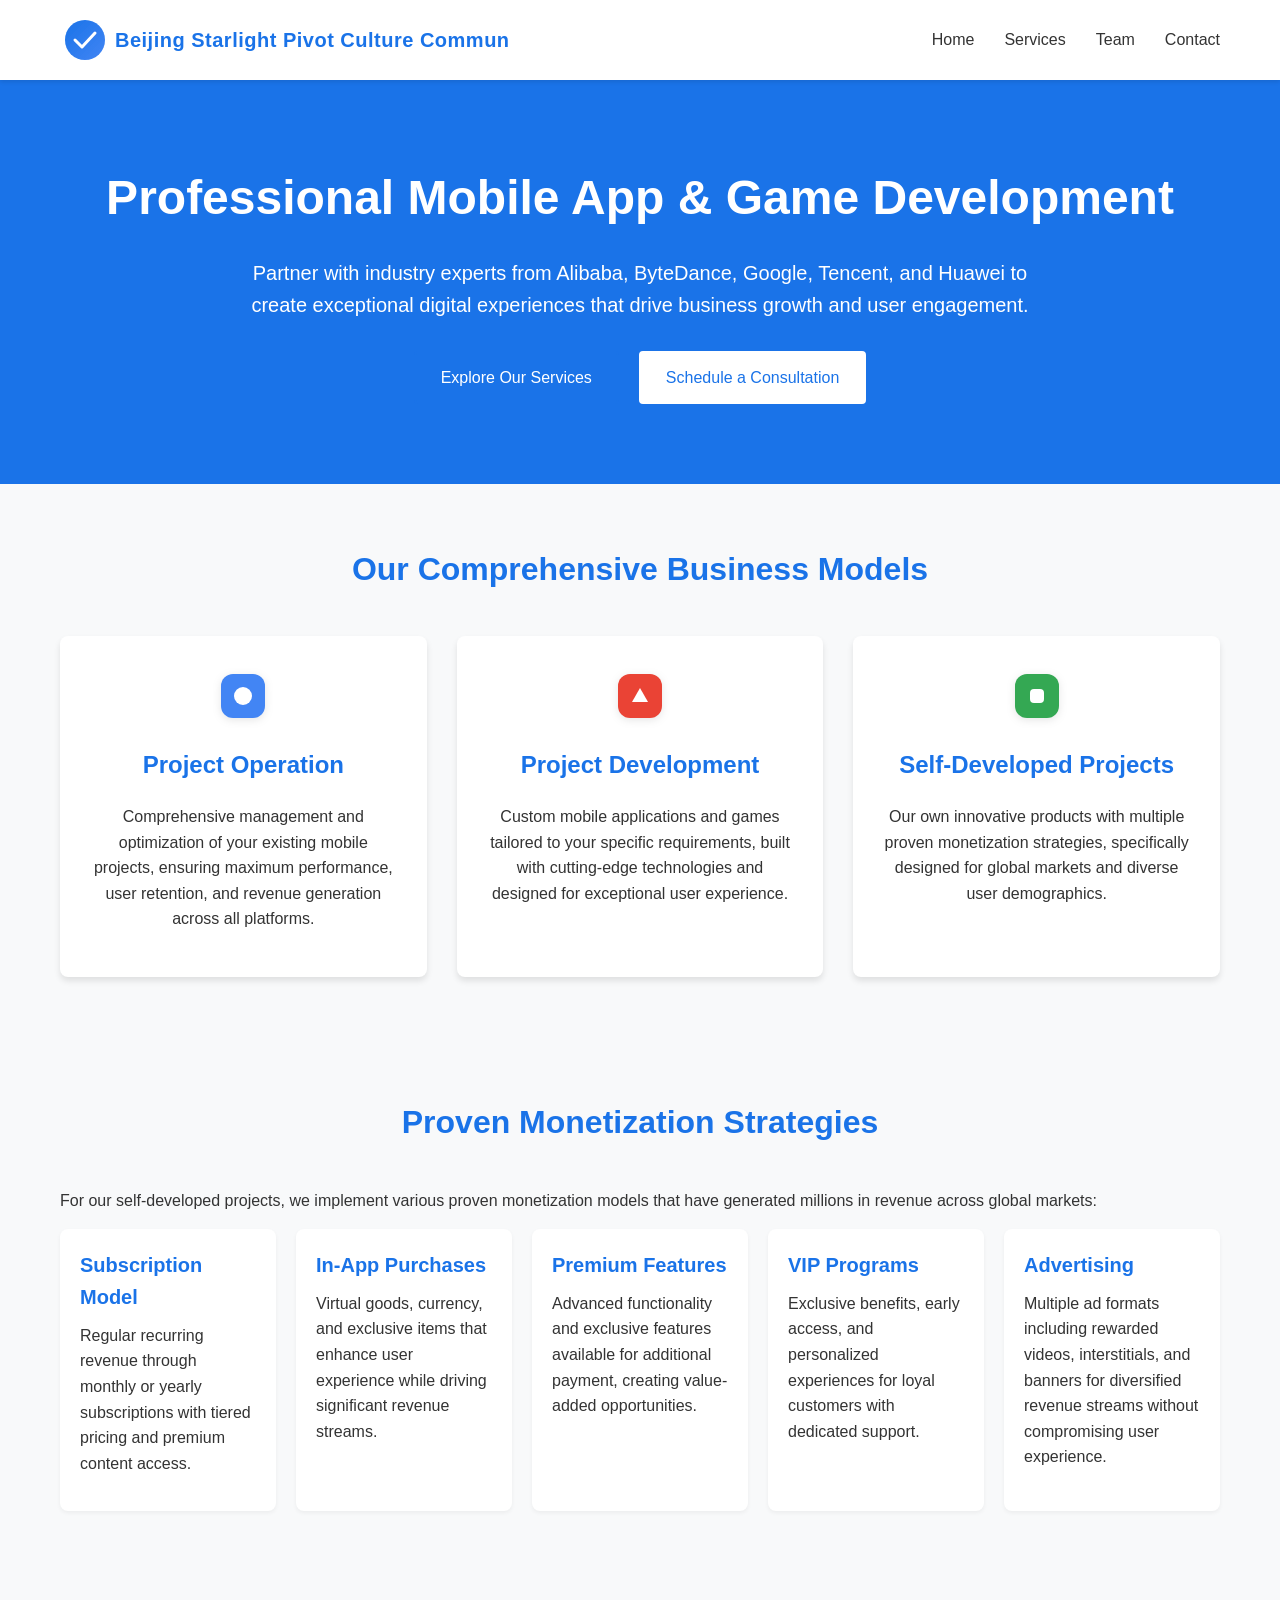
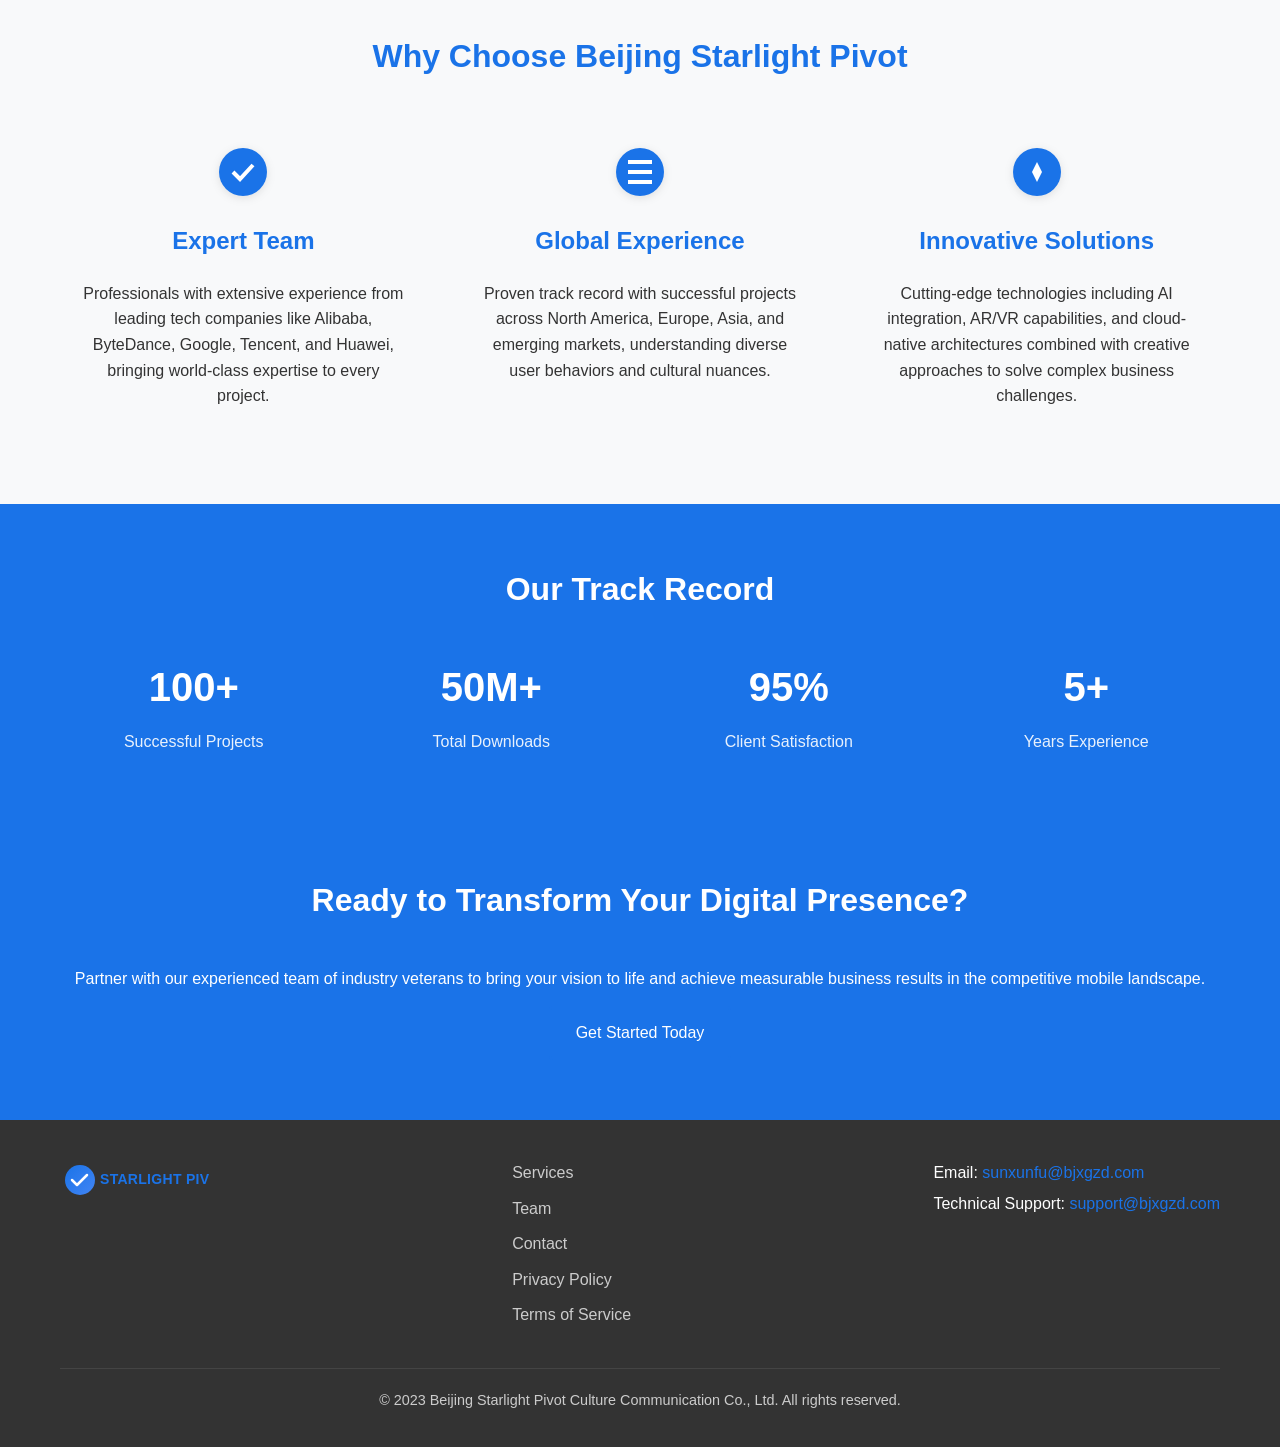
<file: index.html>
<!DOCTYPE html>
<html lang="en">
<head>
    <meta charset="UTF-8">
    <meta name="viewport" content="width=device-width, initial-scale=1.0">
    <meta name="description" content="Beijing Starlight Pivot Culture Communication Co., Ltd - Professional mobile application and game development services for global markets with expertise from top tech companies">
    <meta name="keywords" content="mobile app development, game development, app operation, custom development, Beijing Starlight Pivot, Alibaba, ByteDance, Google, Tencent, Huawei">
    <title>Beijing Starlight Pivot Culture Communication Co., Ltd</title>
    <link rel="stylesheet" href="css/styles.css">
    <link rel="canonical" href="https://bjxgzd.com">
    <link rel="alternate" hreflang="en" href="https://bjxgzd.com">
    <link rel="alternate" hreflang="zh" href="https://bjxgzd.com/zh">
</head>
<body>
    <!-- Header -->
    <header class="header">
        <div class="container">
            <div class="logo">
                <svg width="450" height="50" viewBox="0 0 450 50">
                    <defs>
                        <linearGradient id="logoGradient" x1="0%" y1="0%" x2="100%" y2="100%">
                            <stop offset="0%" style="stop-color:#1a73e8;stop-opacity:1" />
                            <stop offset="100%" style="stop-color:#4285f4;stop-opacity:1" />
                        </linearGradient>
                        <filter id="logoGlow" x="-20%" y="-20%" width="140%" height="140%">
                            <feGaussianBlur in="SourceAlpha" stdDeviation="2" result="blur"/>
                            <feOffset dx="0" dy="1" result="offsetBlur"/>
                            <feComposite in="SourceAlpha" in2="offsetBlur" operator="out" result="outerGlow"/>
                            <feFlood flood-color="#1a73e8" flood-opacity="0.3" result="glowColor"/>
                            <feComposite in="glowColor" in2="outerGlow" operator="in" result="coloredGlow"/>
                            <feMerge>
                                <feMergeNode in="coloredGlow"/>
                                <feMergeNode in="SourceGraphic"/>
                            </feMerge>
                        </filter>
                    </defs>
                    <!-- Logo Icon -->
                    <circle cx="25" cy="25" r="20" fill="url(#logoGradient)" filter="url(#logoGlow)"/>
                    <path d="M15,25 L22,32 L35,18" stroke="white" stroke-width="3" fill="none" stroke-linecap="round" stroke-linejoin="round"/>
                    <!-- Logo Text -->
                    <text x="55" y="32" fill="#1a73e8" font-family="'Segoe UI', Tahoma, Geneva, Verdana, sans-serif" font-size="20" font-weight="700" letter-spacing="0.5">Beijing Starlight Pivot Culture Communication Co., Ltd.</text>
                </svg>
            </div>
            <nav class="nav">
                <ul>
                    <li><a href="index.html" class="active">Home</a></li>
                    <li><a href="services.html">Services</a></li>
                    <li><a href="team.html">Team</a></li>
                    <li><a href="contact.html">Contact</a></li>
                </ul>
            </nav>
        </div>
    </header>

    <!-- Hero Section -->
    <section class="hero">
        <div class="container">
            <h1>Professional Mobile App & Game Development</h1>
            <p>Partner with industry experts from Alibaba, ByteDance, Google, Tencent, and Huawei to create exceptional digital experiences that drive business growth and user engagement.</p>
            <div class="cta-buttons">
                <a href="services.html" class="btn primary">Explore Our Services</a>
                <a href="contact.html" class="btn secondary">Schedule a Consultation</a>
            </div>
        </div>
    </section>

    <!-- Services Overview -->
    <section class="services-overview">
        <div class="container">
            <h2>Our Comprehensive Business Models</h2>
            <div class="services-grid">
                <div class="service-card">
                    <div class="icon">
                        <svg width="60" height="60" viewBox="0 0 60 60">
                            <rect x="8" y="8" width="44" height="44" fill="#4285f4" rx="12"/>
                            <circle cx="30" cy="30" r="9" fill="white"/>
                        </svg>
                    </div>
                    <h3>Project Operation</h3>
                    <p>Comprehensive management and optimization of your existing mobile projects, ensuring maximum performance, user retention, and revenue generation across all platforms.</p>
                </div>
                <div class="service-card">
                    <div class="icon">
                        <svg width="60" height="60" viewBox="0 0 60 60">
                            <rect x="8" y="8" width="44" height="44" fill="#ea4335" rx="12"/>
                            <polygon points="30,22 38,36 22,36" fill="white"/>
                        </svg>
                    </div>
                    <h3>Project Development</h3>
                    <p>Custom mobile applications and games tailored to your specific requirements, built with cutting-edge technologies and designed for exceptional user experience.</p>
                </div>
                <div class="service-card">
                    <div class="icon">
                        <svg width="60" height="60" viewBox="0 0 60 60">
                            <rect x="8" y="8" width="44" height="44" fill="#34a853" rx="12"/>
                            <rect x="23" y="23" width="14" height="14" fill="white" rx="4"/>
                        </svg>
                    </div>
                    <h3>Self-Developed Projects</h3>
                    <p>Our own innovative products with multiple proven monetization strategies, specifically designed for global markets and diverse user demographics.</p>
                </div>
            </div>
        </div>
    </section>

    <!-- Monetization Models -->
    <section class="monetization">
        <div class="container">
            <h2>Proven Monetization Strategies</h2>
            <p>For our self-developed projects, we implement various proven monetization models that have generated millions in revenue across global markets:</p>
            <div class="monetization-list">
                <div class="monetization-item">
                    <h4>Subscription Model</h4>
                    <p>Regular recurring revenue through monthly or yearly subscriptions with tiered pricing and premium content access.</p>
                </div>
                <div class="monetization-item">
                    <h4>In-App Purchases</h4>
                    <p>Virtual goods, currency, and exclusive items that enhance user experience while driving significant revenue streams.</p>
                </div>
                <div class="monetization-item">
                    <h4>Premium Features</h4>
                    <p>Advanced functionality and exclusive features available for additional payment, creating value-added opportunities.</p>
                </div>
                <div class="monetization-item">
                    <h4>VIP Programs</h4>
                    <p>Exclusive benefits, early access, and personalized experiences for loyal customers with dedicated support.</p>
                </div>
                <div class="monetization-item">
                    <h4>Advertising</h4>
                    <p>Multiple ad formats including rewarded videos, interstitials, and banners for diversified revenue streams without compromising user experience.</p>
                </div>
            </div>
        </div>
    </section>

    <!-- Why Choose Us -->
    <section class="why-choose">
        <div class="container">
            <h2>Why Choose Beijing Starlight Pivot</h2>
            <div class="features">
                <div class="feature">
                    <svg width="60" height="60" viewBox="0 0 60 60">
                        <circle cx="30" cy="30" r="24" fill="#1a73e8"/>
                        <path d="M20,30 L27,37 L40,23" stroke="white" stroke-width="4" fill="none"/>
                    </svg>
                    <h3>Expert Team</h3>
                    <p>Professionals with extensive experience from leading tech companies like Alibaba, ByteDance, Google, Tencent, and Huawei, bringing world-class expertise to every project.</p>
                </div>
                <div class="feature">
                    <svg width="60" height="60" viewBox="0 0 60 60">
                        <circle cx="30" cy="30" r="24" fill="#1a73e8"/>
                        <path d="M18,20 L42,20 M18,30 L42,30 M18,40 L42,40" stroke="white" stroke-width="4"/>
                    </svg>
                    <h3>Global Experience</h3>
                    <p>Proven track record with successful projects across North America, Europe, Asia, and emerging markets, understanding diverse user behaviors and cultural nuances.</p>
                </div>
                <div class="feature">
                    <svg width="60" height="60" viewBox="0 0 60 60">
                        <circle cx="30" cy="30" r="24" fill="#1a73e8"/>
                        <path d="M30,20 L35,30 L30,40 L25,30 Z" fill="white"/>
                    </svg>
                    <h3>Innovative Solutions</h3>
                    <p>Cutting-edge technologies including AI integration, AR/VR capabilities, and cloud-native architectures combined with creative approaches to solve complex business challenges.</p>
                </div>
            </div>
        </div>
    </section>

    <!-- Success Metrics -->
    <section class="success-metrics">
        <div class="container">
            <h2>Our Track Record</h2>
            <div class="metrics-grid">
                <div class="metric">
                    <div class="metric-number">100+</div>
                    <div class="metric-label">Successful Projects</div>
                </div>
                <div class="metric">
                    <div class="metric-number">50M+</div>
                    <div class="metric-label">Total Downloads</div>
                </div>
                <div class="metric">
                    <div class="metric-number">95%</div>
                    <div class="metric-label">Client Satisfaction</div>
                </div>
                <div class="metric">
                    <div class="metric-number">5+</div>
                    <div class="metric-label">Years Experience</div>
                </div>
            </div>
        </div>
    </section>

    <!-- CTA Section -->
    <section class="cta">
        <div class="container">
            <h2>Ready to Transform Your Digital Presence?</h2>
            <p>Partner with our experienced team of industry veterans to bring your vision to life and achieve measurable business results in the competitive mobile landscape.</p>
            <a href="contact.html" class="btn primary">Get Started Today</a>
        </div>
    </section>

    <!-- Footer -->
    <footer class="footer">
        <div class="container">
            <div class="footer-content">
                <div class="footer-logo">
                    <svg width="150" height="40" viewBox="0 0 150 40">
                        <defs>
                            <linearGradient id="footerLogoGradient" x1="0%" y1="0%" x2="100%" y2="100%">
                                <stop offset="0%" style="stop-color:#1a73e8;stop-opacity:1" />
                                <stop offset="100%" style="stop-color:#4285f4;stop-opacity:1" />
                            </linearGradient>
                        </defs>
                        <!-- Footer Logo Icon -->
                        <circle cx="20" cy="20" r="15" fill="url(#footerLogoGradient)"/>
                        <path d="M12,20 L17,25 L27,15" stroke="white" stroke-width="2.5" fill="none" stroke-linecap="round" stroke-linejoin="round"/>
                        <!-- Footer Logo Text -->
                        <text x="40" y="24" fill="#1a73e8" font-family="'Segoe UI', Tahoma, Geneva, Verdana, sans-serif" font-size="14" font-weight="700" letter-spacing="0.3">STARLIGHT PIVOT</text>
                    </svg>
                </div>
                <div class="footer-links">
                    <ul>
                        <li><a href="services.html">Services</a></li>
                        <li><a href="team.html">Team</a></li>
                        <li><a href="contact.html">Contact</a></li>
                        <li><a href="privacy.html">Privacy Policy</a></li>
                        <li><a href="terms.html">Terms of Service</a></li>
                    </ul>
                </div>
                <div class="footer-contact">
                    <p>Email: <a href="mailto:sunxunfu@bjxgzd.com">sunxunfu@bjxgzd.com</a></p>
                    <p>Technical Support: <a href="mailto:support@bjxgzd.com">support@bjxgzd.com</a></p>
                </div>
            </div>
            <div class="footer-bottom">
                <p>&copy; 2023 Beijing Starlight Pivot Culture Communication Co., Ltd. All rights reserved.</p>
            </div>
        </div>
    </footer>

    <script src="js/main.js"></script>
</body>
</html>
</file>
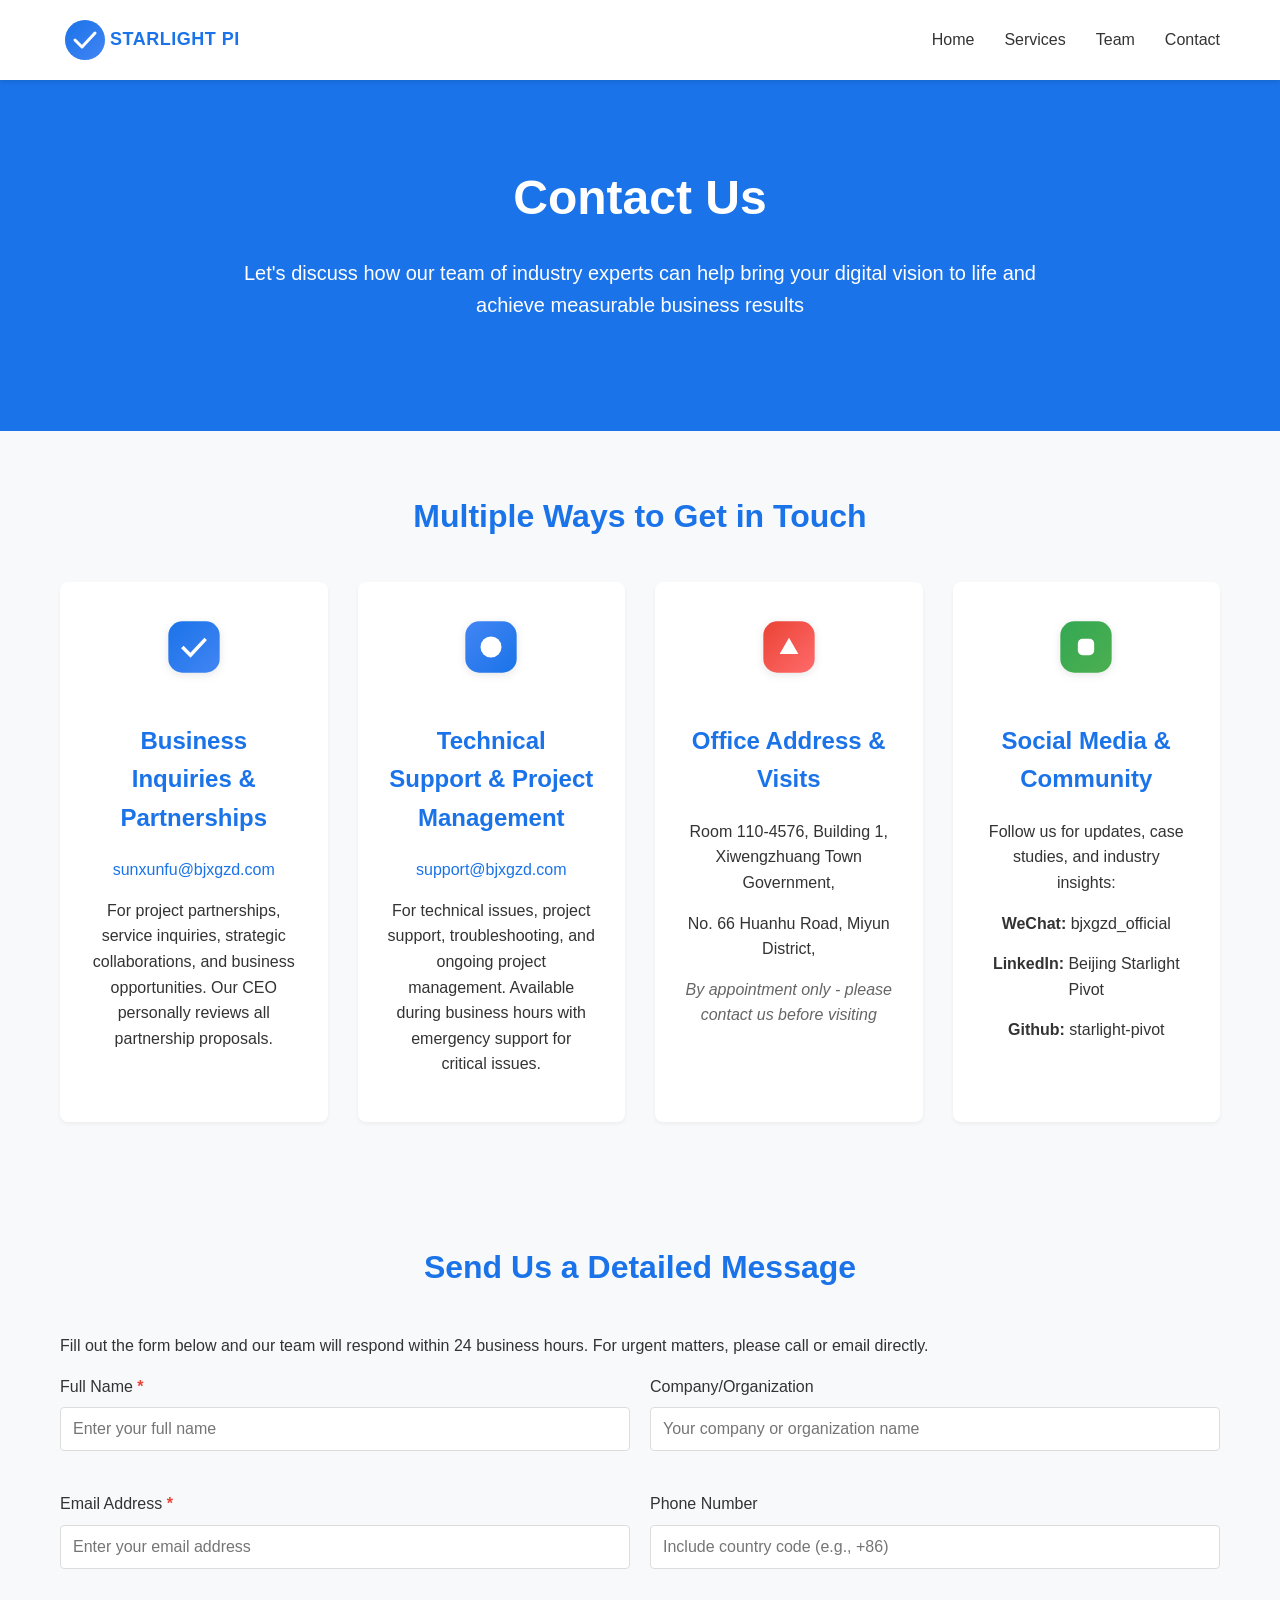
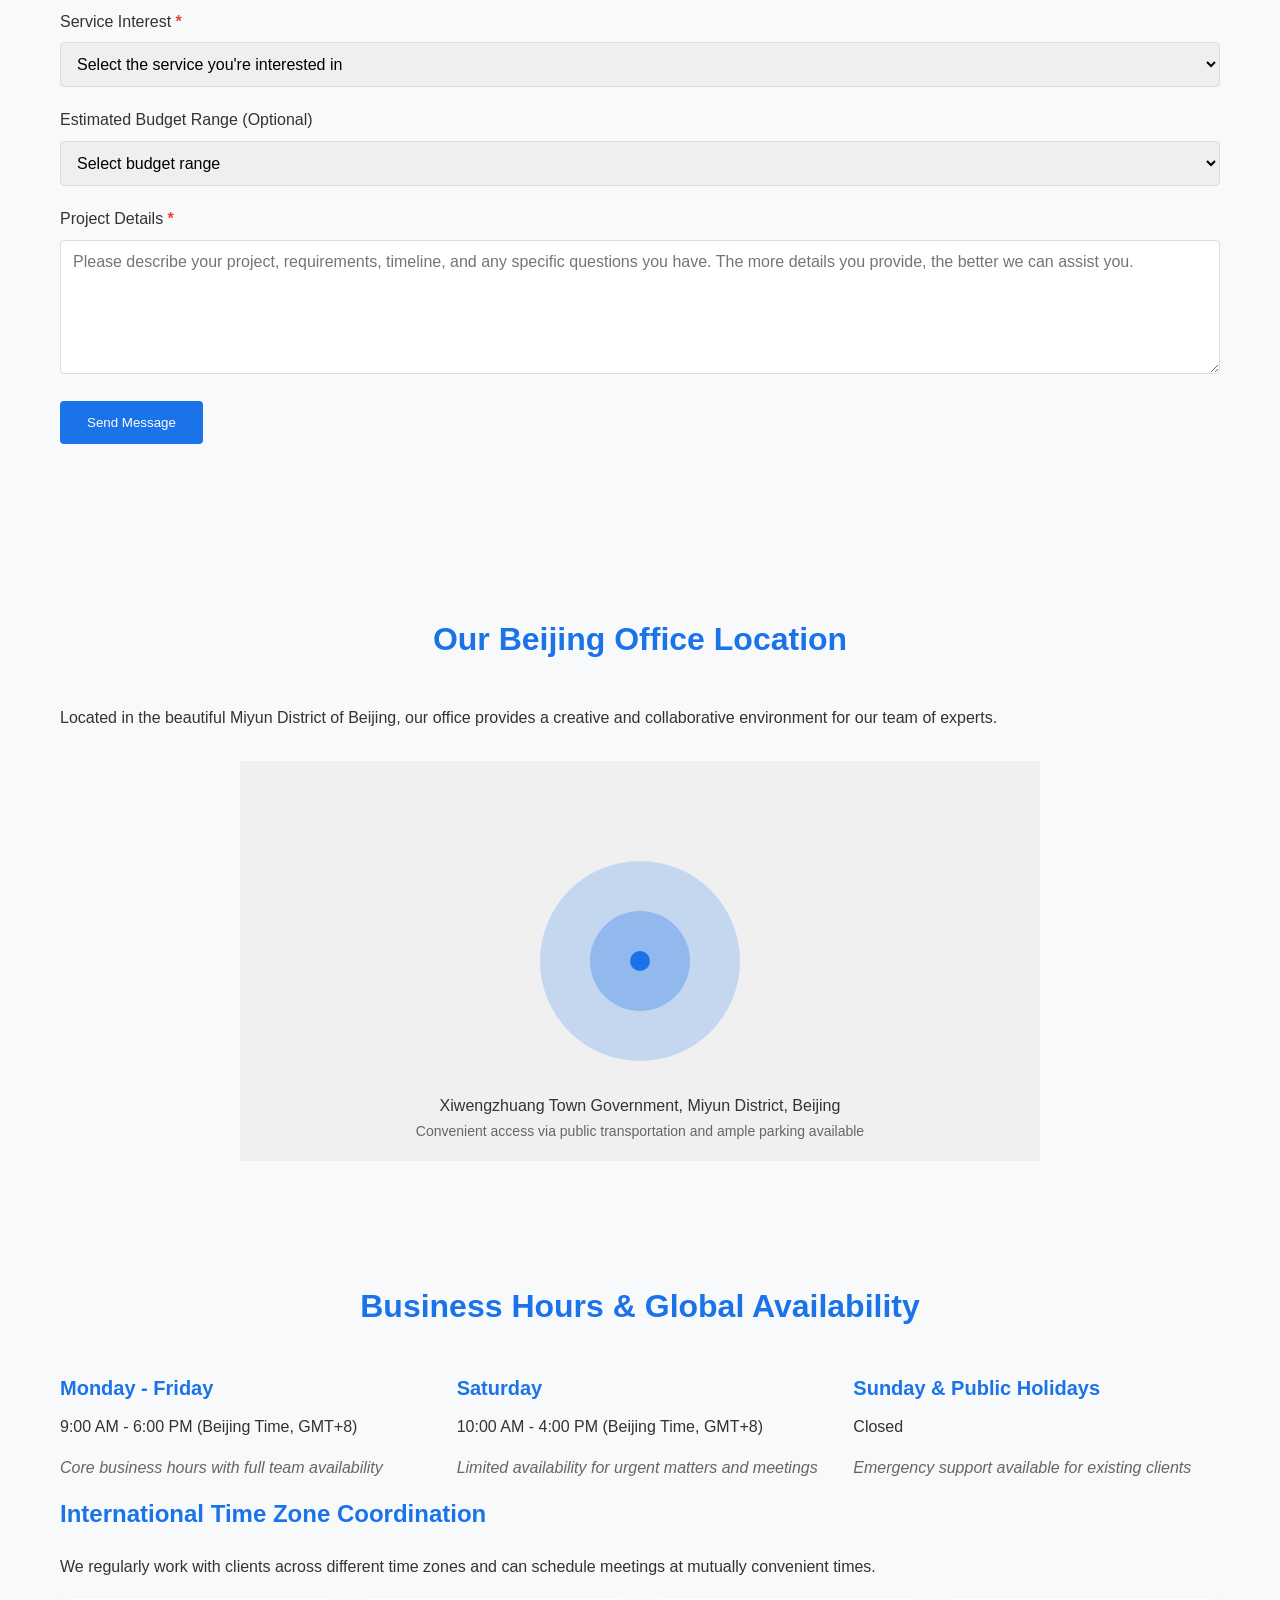
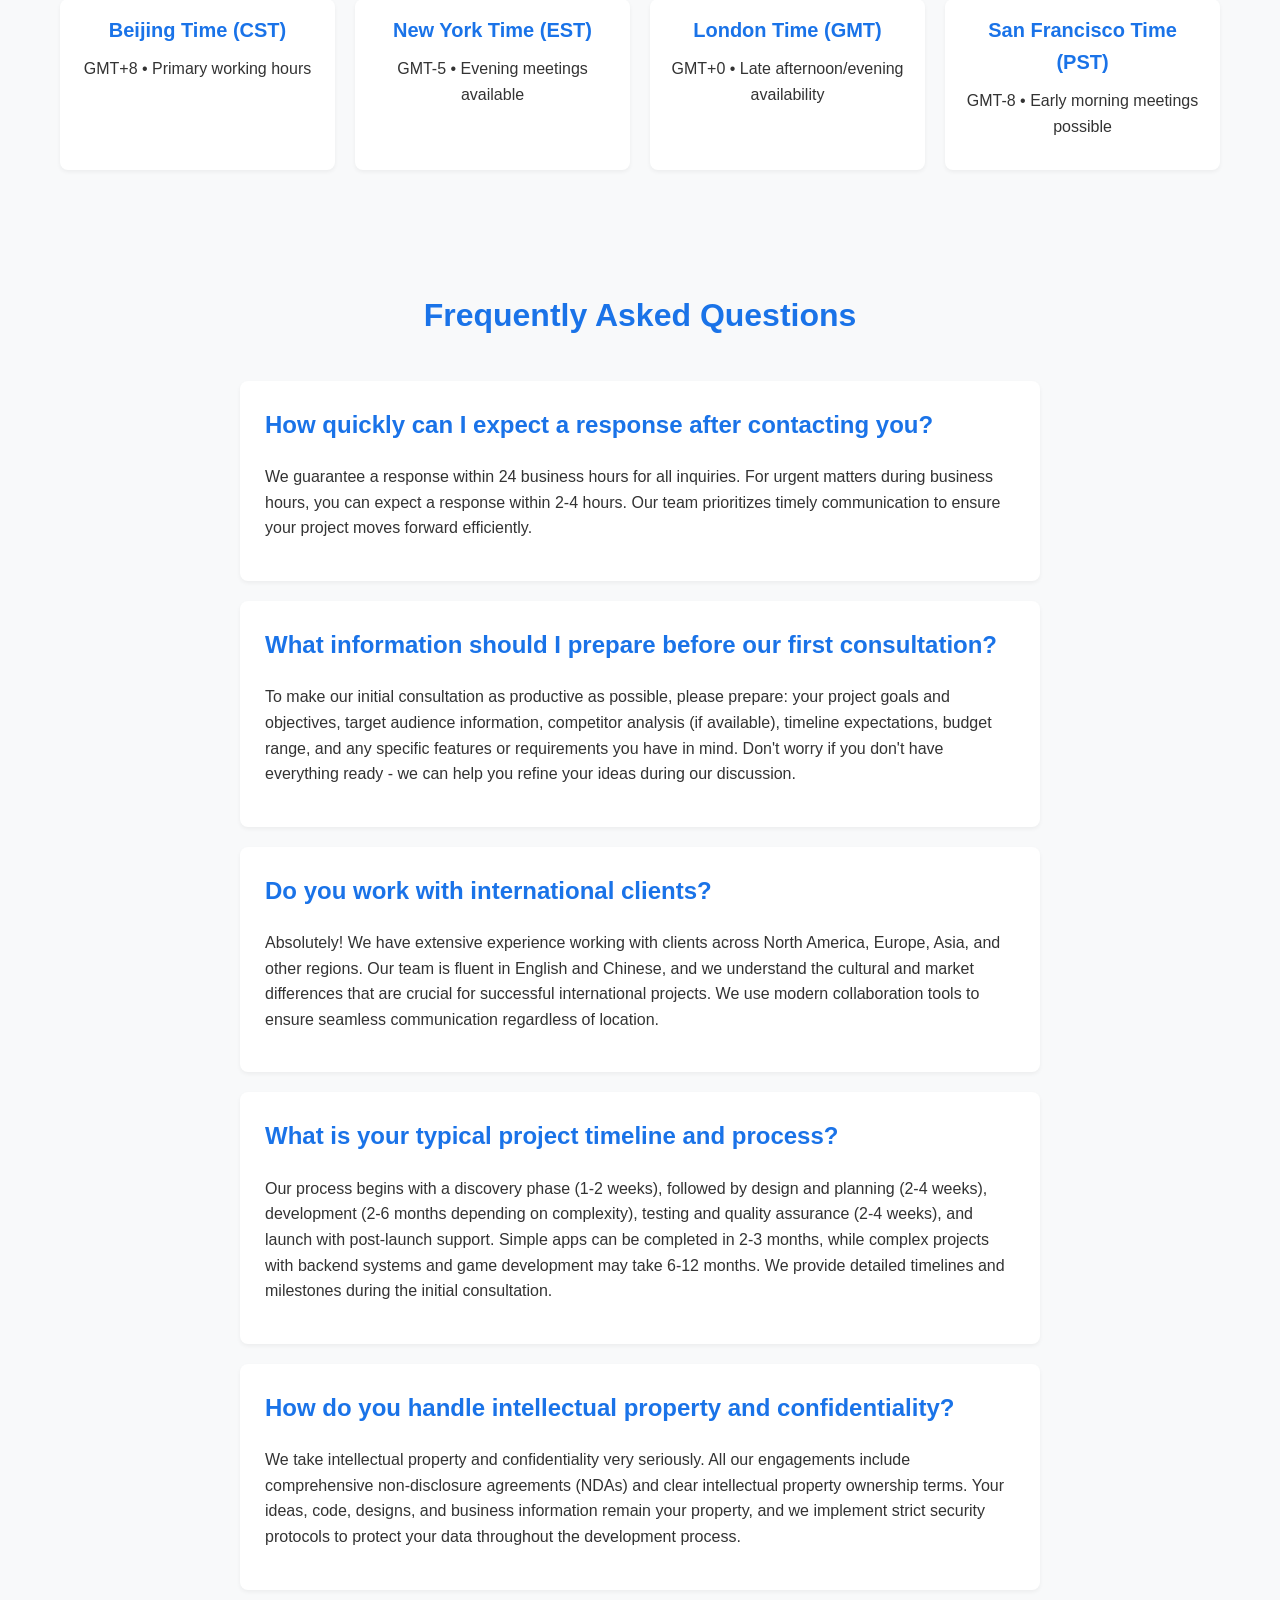
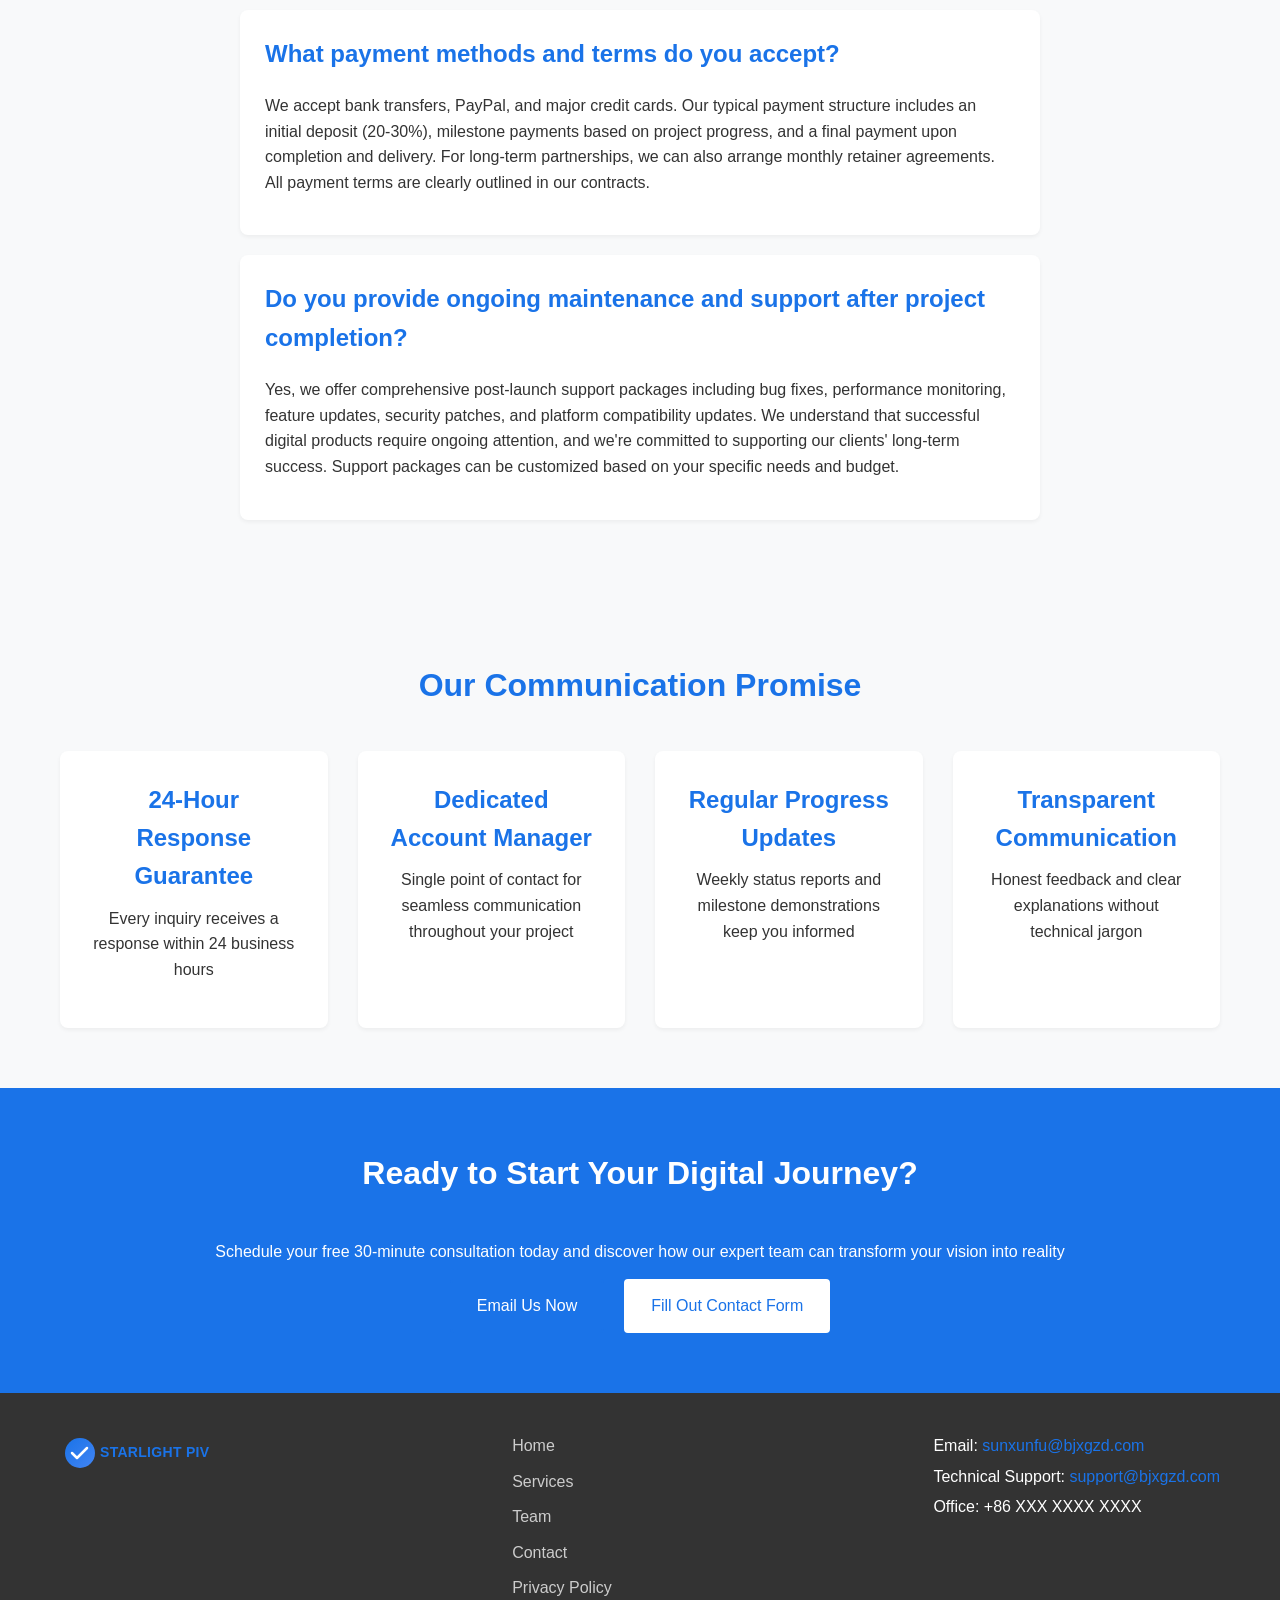
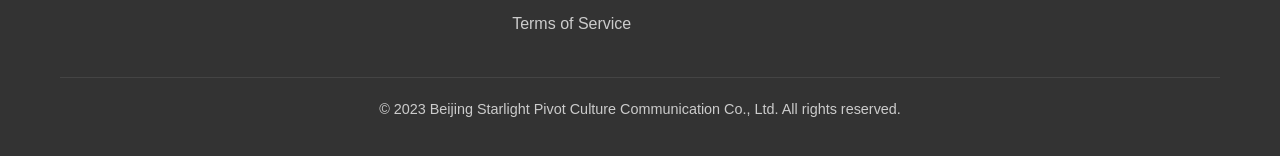
<file: contact.html>
<!DOCTYPE html>
<html lang="en">
<head>
    <meta charset="UTF-8">
    <meta name="viewport" content="width=device-width, initial-scale=1.0">
    <meta name="description" content="Contact Beijing Starlight Pivot Culture Communication Co., Ltd for professional mobile app and game development services with expert team from top tech companies like Alibaba, ByteDance, Google, Tencent, and Huawei">
    <meta name="keywords" content="contact us, mobile app development, game development, Beijing Starlight Pivot, business inquiry, consultation, project partnership">
    <title>Contact Us - Beijing Starlight Pivot Culture Communication Co., Ltd</title>
    <link rel="stylesheet" href="css/styles.css">
    <link rel="canonical" href="https://bjxgzd.com/contact.html">
    <link rel="alternate" hreflang="en" href="https://bjxgzd.com/contact.html">
    <link rel="alternate" hreflang="zh" href="https://bjxgzd.com/zh/contact.html">
</head>
<body>
    <!-- Header -->
    <header class="header">
        <div class="container">
            <div class="logo">
                <svg width="180" height="50" viewBox="0 0 180 50">
                    <defs>
                        <linearGradient id="logoGradient" x1="0%" y1="0%" x2="100%" y2="100%">
                            <stop offset="0%" style="stop-color:#1a73e8;stop-opacity:1" />
                            <stop offset="100%" style="stop-color:#4285f4;stop-opacity:1" />
                        </linearGradient>
                        <filter id="logoGlow" x="-20%" y="-20%" width="140%" height="140%">
                            <feGaussianBlur in="SourceAlpha" stdDeviation="2" result="blur"/>
                            <feOffset dx="0" dy="1" result="offsetBlur"/>
                            <feComposite in="SourceAlpha" in2="offsetBlur" operator="out" result="outerGlow"/>
                            <feFlood flood-color="#1a73e8" flood-opacity="0.3" result="glowColor"/>
                            <feComposite in="glowColor" in2="outerGlow" operator="in" result="coloredGlow"/>
                            <feMerge>
                                <feMergeNode in="coloredGlow"/>
                                <feMergeNode in="SourceGraphic"/>
                            </feMerge>
                        </filter>
                    </defs>
                    <!-- Logo Icon -->
                    <circle cx="25" cy="25" r="20" fill="url(#logoGradient)" filter="url(#logoGlow)"/>
                    <path d="M15,25 L22,32 L35,18" stroke="white" stroke-width="3" fill="none" stroke-linecap="round" stroke-linejoin="round"/>
                    <!-- Logo Text -->
                    <text x="50" y="30" fill="#1a73e8" font-family="'Segoe UI', Tahoma, Geneva, Verdana, sans-serif" font-size="18" font-weight="700" letter-spacing="0.5">STARLIGHT PIVOT</text>
                </svg>
            </div>
            <nav class="nav">
                <ul>
                    <li><a href="index.html">Home</a></li>
                    <li><a href="services.html">Services</a></li>
                    <li><a href="team.html">Team</a></li>
                    <li><a href="contact.html" class="active">Contact</a></li>
                </ul>
            </nav>
        </div>
    </header>

    <!-- Hero Section -->
    <section class="hero">
        <div class="container">
            <h1>Contact Us</h1>
            <p>Let's discuss how our team of industry experts can help bring your digital vision to life and achieve measurable business results</p>
        </div>
    </section>

    <!-- Contact Information -->
    <section class="contact-info">
        <div class="container">
            <h2>Multiple Ways to Get in Touch</h2>
            <div class="contact-grid">
                <div class="contact-card">
                    <div class="contact-icon">
                        <svg width="60" height="60" viewBox="0 0 60 60">
                            <defs>
                                <linearGradient id="grad1" x1="0%" y1="0%" x2="100%" y2="100%">
                                    <stop offset="0%" style="stop-color:#1a73e8;stop-opacity:1" />
                                    <stop offset="100%" style="stop-color:#4285f4;stop-opacity:1" />
                                </linearGradient>
                            </defs>
                            <rect x="8" y="8" width="44" height="44" fill="url(#grad1)" rx="12"/>
                            <path d="M20,30 L27,37 L40,23" stroke="white" stroke-width="3" fill="none"/>
                        </svg>
                    </div>
                    <h3>Business Inquiries & Partnerships</h3>
                    <p><a href="mailto:sunxunfu@bjxgzd.com">sunxunfu@bjxgzd.com</a></p>
                    <p>For project partnerships, service inquiries, strategic collaborations, and business opportunities. Our CEO personally reviews all partnership proposals.</p>
                </div>
                
                <div class="contact-card">
                    <div class="contact-icon">
                        <svg width="60" height="60" viewBox="0 0 60 60">
                            <defs>
                                <linearGradient id="grad2" x1="0%" y1="0%" x2="100%" y2="100%">
                                    <stop offset="0%" style="stop-color:#4285f4;stop-opacity:1" />
                                    <stop offset="100%" style="stop-color:#1a73e8;stop-opacity:1" />
                                </linearGradient>
                            </defs>
                            <rect x="8" y="8" width="44" height="44" fill="url(#grad2)" rx="12"/>
                            <circle cx="30" cy="30" r="9" fill="white"/>
                        </svg>
                    </div>
                    <h3>Technical Support & Project Management</h3>
                    <p><a href="mailto:support@bjxgzd.com">support@bjxgzd.com</a></p>
                    <p>For technical issues, project support, troubleshooting, and ongoing project management. Available during business hours with emergency support for critical issues.</p>
                </div>
                
                <div class="contact-card">
                    <div class="contact-icon">
                        <svg width="60" height="60" viewBox="0 0 60 60">
                            <defs>
                                <linearGradient id="grad3" x1="0%" y1="0%" x2="100%" y2="100%">
                                    <stop offset="0%" style="stop-color:#ea4335;stop-opacity:1" />
                                    <stop offset="100%" style="stop-color:#ff6b6b;stop-opacity:1" />
                                </linearGradient>
                            </defs>
                            <rect x="8" y="8" width="44" height="44" fill="url(#grad3)" rx="12"/>
                            <polygon points="30,22 38,36 22,36" fill="white"/>
                        </svg>
                    </div>
                    <h3>Office Address & Visits</h3>
                    <p>Room 110-4576, Building 1, Xiwengzhuang Town Government,</p>
                    <p>No. 66 Huanhu Road, Miyun District,</p>
                    <p><em>By appointment only - please contact us before visiting</em></p>
                </div>
                
                <div class="contact-card">
                    <div class="contact-icon">
                        <svg width="60" height="60" viewBox="0 0 60 60">
                            <defs>
                                <linearGradient id="grad4" x1="0%" y1="0%" x2="100%" y2="100%">
                                    <stop offset="0%" style="stop-color:#34a853;stop-opacity:1" />
                                    <stop offset="100%" style="stop-color:#4caf50;stop-opacity:1" />
                                </linearGradient>
                            </defs>
                            <rect x="8" y="8" width="44" height="44" fill="url(#grad4)" rx="12"/>
                            <rect x="23" y="23" width="14" height="14" fill="white" rx="4"/>
                        </svg>
                    </div>
                    <h3>Social Media & Community</h3>
                    <p>Follow us for updates, case studies, and industry insights:</p>
                    <p><strong>WeChat:</strong> bjxgzd_official</p>
                    <p><strong>LinkedIn:</strong> Beijing Starlight Pivot</p>
                    <p><strong>Github:</strong> starlight-pivot</p>
                </div>
            </div>
        </div>
    </section>

    <!-- Contact Form -->
    <section class="contact-form">
        <div class="container">
            <h2>Send Us a Detailed Message</h2>
            <p>Fill out the form below and our team will respond within 24 business hours. For urgent matters, please call or email directly.</p>
            <form id="contactForm">
                <div class="form-row">
                    <div class="form-group">
                        <label for="name">Full Name <span class="required">*</span></label>
                        <input type="text" id="name" name="name" required placeholder="Enter your full name">
                    </div>
                    
                    <div class="form-group">
                        <label for="company">Company/Organization</label>
                        <input type="text" id="company" name="company" placeholder="Your company or organization name">
                    </div>
                </div>
                
                <div class="form-row">
                    <div class="form-group">
                        <label for="email">Email Address <span class="required">*</span></label>
                        <input type="email" id="email" name="email" required placeholder="Enter your email address">
                    </div>
                    
                    <div class="form-group">
                        <label for="phone">Phone Number</label>
                        <input type="tel" id="phone" name="phone" placeholder="Include country code (e.g., +86)">
                    </div>
                </div>
                
                <div class="form-group">
                    <label for="service">Service Interest <span class="required">*</span></label>
                    <select id="service" name="service" required>
                        <option value="">Select the service you're interested in</option>
                        <option value="project-operation">Project Operation & Optimization</option>
                        <option value="project-development">Custom Project Development</option>
                        <option value="self-developed">Partnership in Self-Developed Projects</option>
                        <option value="consultation">Free Initial Consultation</option>
                        <option value="career">Career Opportunities</option>
                        <option value="other">Other Inquiry</option>
                    </select>
                </div>
                
                <div class="form-group">
                    <label for="budget">Estimated Budget Range (Optional)</label>
                    <select id="budget" name="budget">
                        <option value="">Select budget range</option>
                        <option value="under-10k">Under $10,000</option>
                        <option value="10k-50k">$10,000 - $50,000</option>
                        <option value="50k-100k">$50,000 - $100,000</option>
                        <option value="100k-500k">$100,000 - $500,000</option>
                        <option value="over-500k">Over $500,000</option>
                        <option value="not-sure">Not sure yet</option>
                    </select>
                </div>
                
                <div class="form-group">
                    <label for="message">Project Details <span class="required">*</span></label>
                    <textarea id="message" name="message" rows="6" required placeholder="Please describe your project, requirements, timeline, and any specific questions you have. The more details you provide, the better we can assist you."></textarea>
                </div>
                
                <button type="submit" class="btn primary">Send Message</button>
            </form>
            
            <div id="form-message" class="form-message"></div>
        </div>
    </section>

    <!-- Office Map -->
    <section class="office-map">
        <div class="container">
            <h2>Our Beijing Office Location</h2>
            <p>Located in the beautiful Miyun District of Beijing, our office provides a creative and collaborative environment for our team of experts.</p>
            <div class="map-container">
                <div class="map-placeholder">
                    <svg width="100%" height="400" viewBox="0 0 800 400">
                        <rect width="800" height="400" fill="#f0f0f0"/>
                        <circle cx="400" cy="200" r="100" fill="#1a73e8" opacity="0.2"/>
                        <circle cx="400" cy="200" r="50" fill="#1a73e8" opacity="0.3"/>
                        <circle cx="400" cy="200" r="10" fill="#1a73e8"/>
                        <text x="400" y="350" text-anchor="middle" font-family="Arial, sans-serif" font-size="16" fill="#333">Xiwengzhuang Town Government, Miyun District, Beijing</text>
                        <text x="400" y="375" text-anchor="middle" font-family="Arial, sans-serif" font-size="14" fill="#666">Convenient access via public transportation and ample parking available</text>
                    </svg>
                </div>
            </div>
        </div>
    </section>

    <!-- Business Hours -->
    <section class="business-hours">
        <div class="container">
            <h2>Business Hours & Global Availability</h2>
            <div class="hours-grid">
                <div class="day">
                    <h4>Monday - Friday</h4>
                    <p>9:00 AM - 6:00 PM (Beijing Time, GMT+8)</p>
                    <p><em>Core business hours with full team availability</em></p>
                </div>
                <div class="day">
                    <h4>Saturday</h4>
                    <p>10:00 AM - 4:00 PM (Beijing Time, GMT+8)</p>
                    <p><em>Limited availability for urgent matters and meetings</em></p>
                </div>
                <div class="day">
                    <h4>Sunday & Public Holidays</h4>
                    <p>Closed</p>
                    <p><em>Emergency support available for existing clients</em></p>
                </div>
            </div>
            
            <div class="timezone-info">
                <h3>International Time Zone Coordination</h3>
                <p>We regularly work with clients across different time zones and can schedule meetings at mutually convenient times.</p>
                <div class="timezones">
                    <div class="timezone">
                        <h4>Beijing Time (CST)</h4>
                        <p>GMT+8 • Primary working hours</p>
                    </div>
                    <div class="timezone">
                        <h4>New York Time (EST)</h4>
                        <p>GMT-5 • Evening meetings available</p>
                    </div>
                    <div class="timezone">
                        <h4>London Time (GMT)</h4>
                        <p>GMT+0 • Late afternoon/evening availability</p>
                    </div>
                    <div class="timezone">
                        <h4>San Francisco Time (PST)</h4>
                        <p>GMT-8 • Early morning meetings possible</p>
                    </div>
                </div>
            </div>
        </div>
    </section>

    <!-- FAQ Section -->
    <section class="faq">
        <div class="container">
            <h2>Frequently Asked Questions</h2>
            
            <div class="faq-list">
                <div class="faq-item">
                    <h3>How quickly can I expect a response after contacting you?</h3>
                    <p>We guarantee a response within 24 business hours for all inquiries. For urgent matters during business hours, you can expect a response within 2-4 hours. Our team prioritizes timely communication to ensure your project moves forward efficiently.</p>
                </div>
                
                <div class="faq-item">
                    <h3>What information should I prepare before our first consultation?</h3>
                    <p>To make our initial consultation as productive as possible, please prepare: your project goals and objectives, target audience information, competitor analysis (if available), timeline expectations, budget range, and any specific features or requirements you have in mind. Don't worry if you don't have everything ready - we can help you refine your ideas during our discussion.</p>
                </div>
                
                <div class="faq-item">
                    <h3>Do you work with international clients?</h3>
                    <p>Absolutely! We have extensive experience working with clients across North America, Europe, Asia, and other regions. Our team is fluent in English and Chinese, and we understand the cultural and market differences that are crucial for successful international projects. We use modern collaboration tools to ensure seamless communication regardless of location.</p>
                </div>
                
                <div class="faq-item">
                    <h3>What is your typical project timeline and process?</h3>
                    <p>Our process begins with a discovery phase (1-2 weeks), followed by design and planning (2-4 weeks), development (2-6 months depending on complexity), testing and quality assurance (2-4 weeks), and launch with post-launch support. Simple apps can be completed in 2-3 months, while complex projects with backend systems and game development may take 6-12 months. We provide detailed timelines and milestones during the initial consultation.</p>
                </div>
                
                <div class="faq-item">
                    <h3>How do you handle intellectual property and confidentiality?</h3>
                    <p>We take intellectual property and confidentiality very seriously. All our engagements include comprehensive non-disclosure agreements (NDAs) and clear intellectual property ownership terms. Your ideas, code, designs, and business information remain your property, and we implement strict security protocols to protect your data throughout the development process.</p>
                </div>
                
                <div class="faq-item">
                    <h3>What payment methods and terms do you accept?</h3>
                    <p>We accept bank transfers, PayPal, and major credit cards. Our typical payment structure includes an initial deposit (20-30%), milestone payments based on project progress, and a final payment upon completion and delivery. For long-term partnerships, we can also arrange monthly retainer agreements. All payment terms are clearly outlined in our contracts.</p>
                </div>
                
                <div class="faq-item">
                    <h3>Do you provide ongoing maintenance and support after project completion?</h3>
                    <p>Yes, we offer comprehensive post-launch support packages including bug fixes, performance monitoring, feature updates, security patches, and platform compatibility updates. We understand that successful digital products require ongoing attention, and we're committed to supporting our clients' long-term success. Support packages can be customized based on your specific needs and budget.</p>
                </div>
            </div>
        </div>
    </section>

    <!-- Response Time Guarantee -->
    <section class="response-guarantee">
        <div class="container">
            <h2>Our Communication Promise</h2>
            <div class="guarantee-items">
                <div class="guarantee-item">
                    <h3>24-Hour Response Guarantee</h3>
                    <p>Every inquiry receives a response within 24 business hours</p>
                </div>
                <div class="guarantee-item">
                    <h3>Dedicated Account Manager</h3>
                    <p>Single point of contact for seamless communication throughout your project</p>
                </div>
                <div class="guarantee-item">
                    <h3>Regular Progress Updates</h3>
                    <p>Weekly status reports and milestone demonstrations keep you informed</p>
                </div>
                <div class="guarantee-item">
                    <h3>Transparent Communication</h3>
                    <p>Honest feedback and clear explanations without technical jargon</p>
                </div>
            </div>
        </div>
    </section>

    <!-- CTA Section -->
    <section class="cta">
        <div class="container">
            <h2>Ready to Start Your Digital Journey?</h2>
            <p>Schedule your free 30-minute consultation today and discover how our expert team can transform your vision into reality</p>
            <div class="cta-buttons">
                <a href="mailto:sunxunfu@bjxgzd.com" class="btn primary">Email Us Now</a>
                <a href="#contactForm" class="btn secondary">Fill Out Contact Form</a>
            </div>
        </div>
    </section>

    <!-- Footer -->
    <footer class="footer">
        <div class="container">
            <div class="footer-content">
                <div class="footer-logo">
                    <svg width="150" height="40" viewBox="0 0 150 40">
                        <defs>
                            <linearGradient id="footerLogoGradient" x1="0%" y1="0%" x2="100%" y2="100%">
                                <stop offset="0%" style="stop-color:#1a73e8;stop-opacity:1" />
                                <stop offset="100%" style="stop-color:#4285f4;stop-opacity:1" />
                            </linearGradient>
                        </defs>
                        <!-- Footer Logo Icon -->
                        <circle cx="20" cy="20" r="15" fill="url(#footerLogoGradient)"/>
                        <path d="M12,20 L17,25 L27,15" stroke="white" stroke-width="2.5" fill="none" stroke-linecap="round" stroke-linejoin="round"/>
                        <!-- Footer Logo Text -->
                        <text x="40" y="24" fill="#1a73e8" font-family="'Segoe UI', Tahoma, Geneva, Verdana, sans-serif" font-size="14" font-weight="700" letter-spacing="0.3">STARLIGHT PIVOT</text>
                    </svg>
                </div>
                <div class="footer-links">
                    <ul>
                        <li><a href="index.html">Home</a></li>
                        <li><a href="services.html">Services</a></li>
                        <li><a href="team.html">Team</a></li>
                        <li><a href="contact.html">Contact</a></li>
                        <li><a href="privacy.html">Privacy Policy</a></li>
                        <li><a href="terms.html">Terms of Service</a></li>
                    </ul>
                </div>
                <div class="footer-contact">
                    <p>Email: <a href="mailto:sunxunfu@bjxgzd.com">sunxunfu@bjxgzd.com</a></p>
                    <p>Technical Support: <a href="mailto:support@bjxgzd.com">support@bjxgzd.com</a></p>
                    <p>Office: +86 XXX XXXX XXXX</p>
                </div>
            </div>
            <div class="footer-bottom">
                <p>&copy; 2023 Beijing Starlight Pivot Culture Communication Co., Ltd. All rights reserved.</p>
            </div>
        </div>
    </footer>

    <script src="js/main.js"></script>
    <script>
        // Form submission handling
        document.getElementById('contactForm').addEventListener('submit', function(e) {
            e.preventDefault();
            
            // Get form data
            const formData = {
                name: document.getElementById('name').value,
                email: document.getElementById('email').value,
                company: document.getElementById('company').value,
                phone: document.getElementById('phone').value,
                service: document.getElementById('service').value,
                budget: document.getElementById('budget').value,
                message: document.getElementById('message').value
            };
            
            // Basic validation
            if (!formData.name || !formData.email || !formData.service || !formData.message) {
                alert('Please fill in all required fields marked with *');
                return;
            }
            
            // In a real implementation, you would send this data to your server
            // For this example, we'll just show a success message
            const formMessage = document.getElementById('form-message');
            formMessage.innerHTML = '<p class="success">Thank you for your message! We will get back to you within 24 business hours. For urgent matters, please call us directly.</p>';
            
            // Reset form
            this.reset();
            
            // Scroll to message
            formMessage.scrollIntoView({ behavior: 'smooth' });
        });
        
        // Smooth scroll for anchor links
        document.querySelectorAll('a[href^="#"]').forEach(anchor => {
            anchor.addEventListener('click', function(e) {
                e.preventDefault();
                
                const target = document.querySelector(this.getAttribute('href'));
                if (target) {
                    window.scrollTo({
                        top: target.offsetTop - 70,
                        behavior: 'smooth'
                    });
                }
            });
        });
        
        // Add required indicator styling
        const requiredFields = document.querySelectorAll('[required]');
        requiredFields.forEach(field => {
            const label = document.querySelector(`label[for="${field.id}"]`);
            if (label && !label.querySelector('.required')) {
                label.innerHTML += ' <span class="required">*</span>';
            }
        });
    </script>
</body>
</html>
</file>
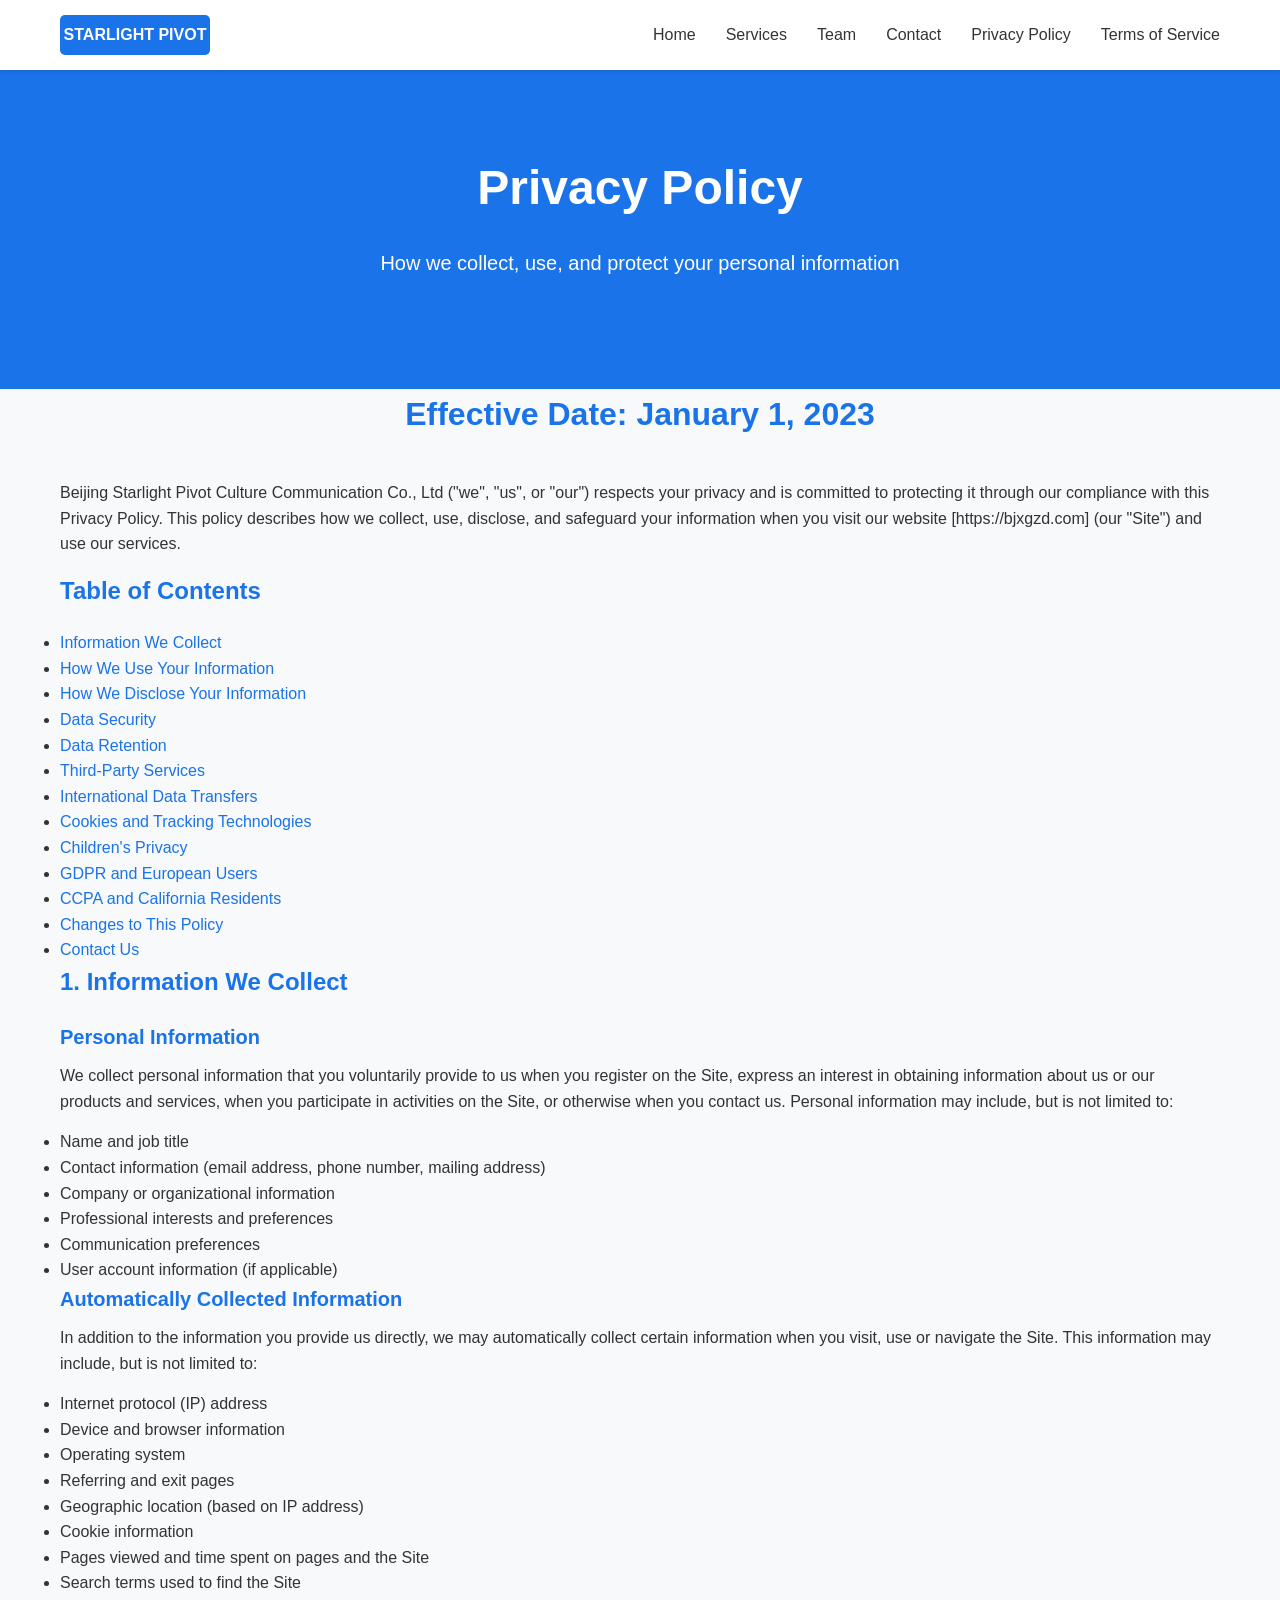
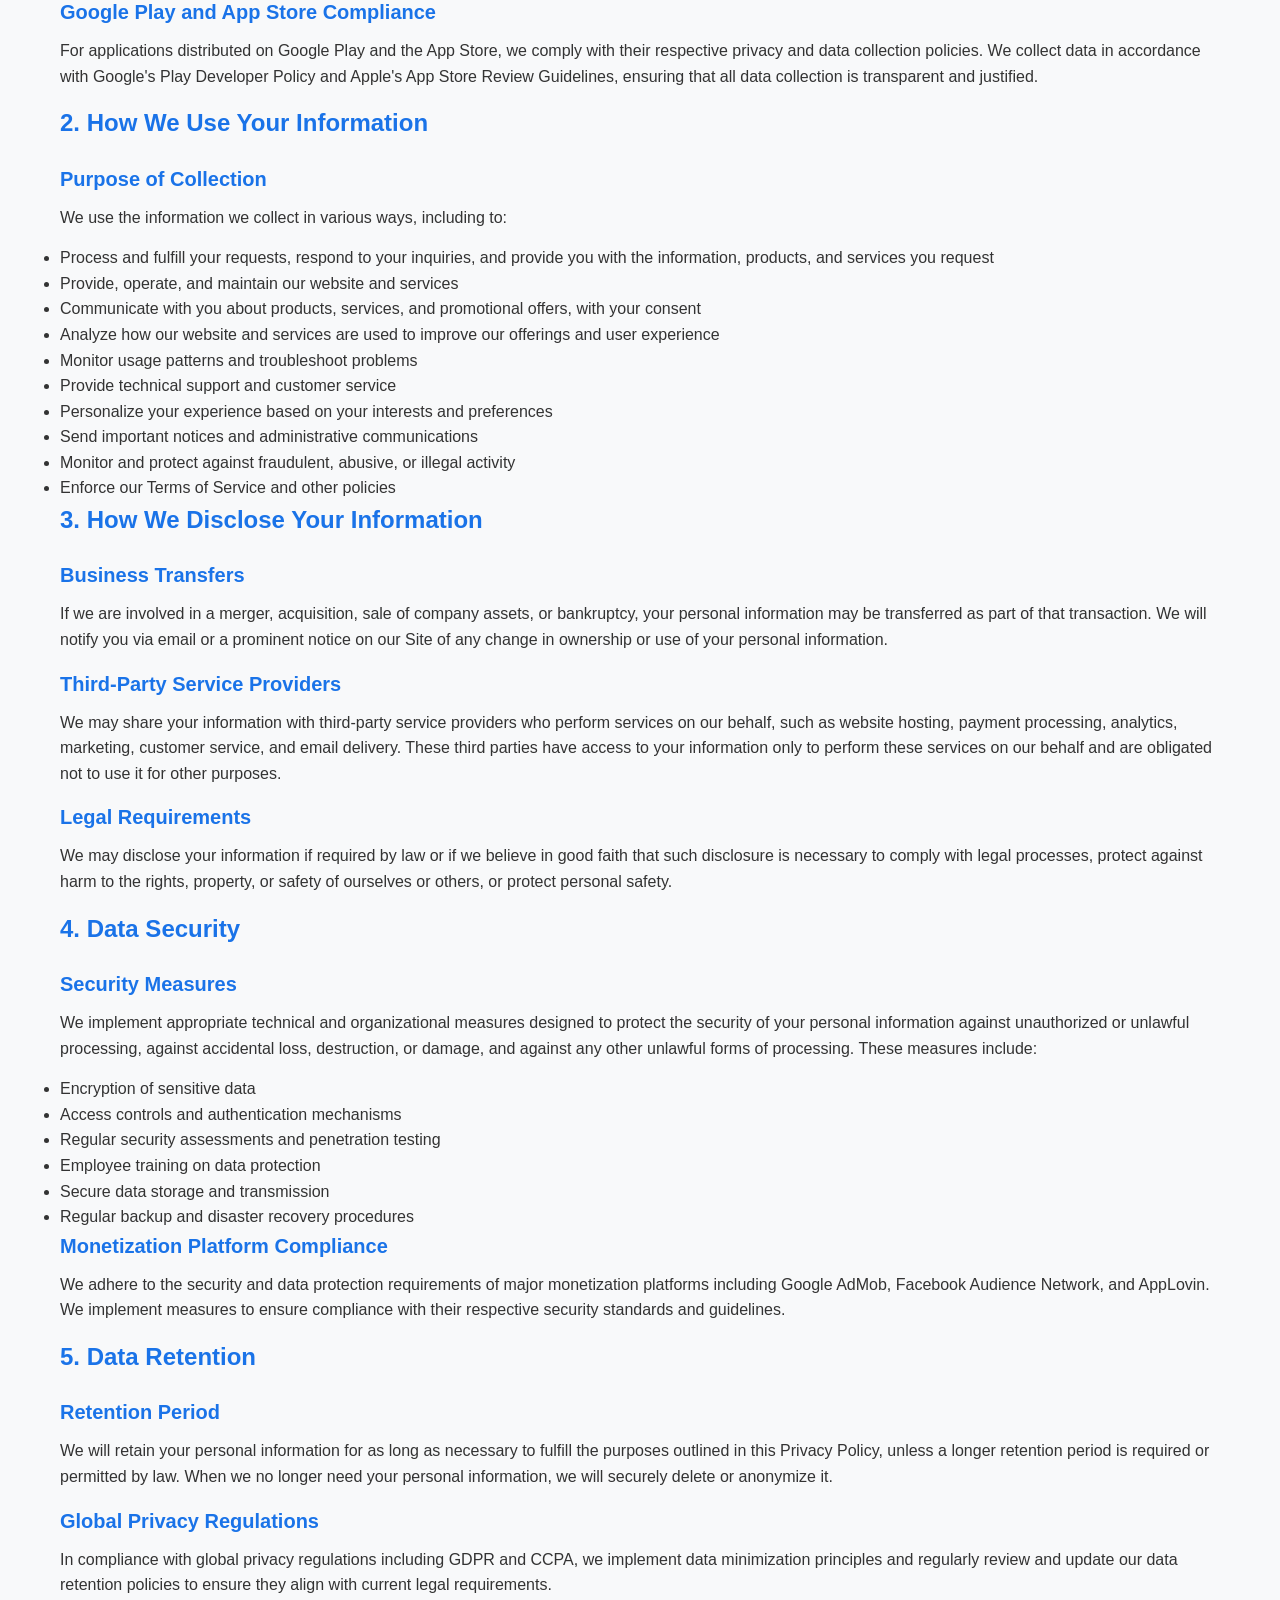
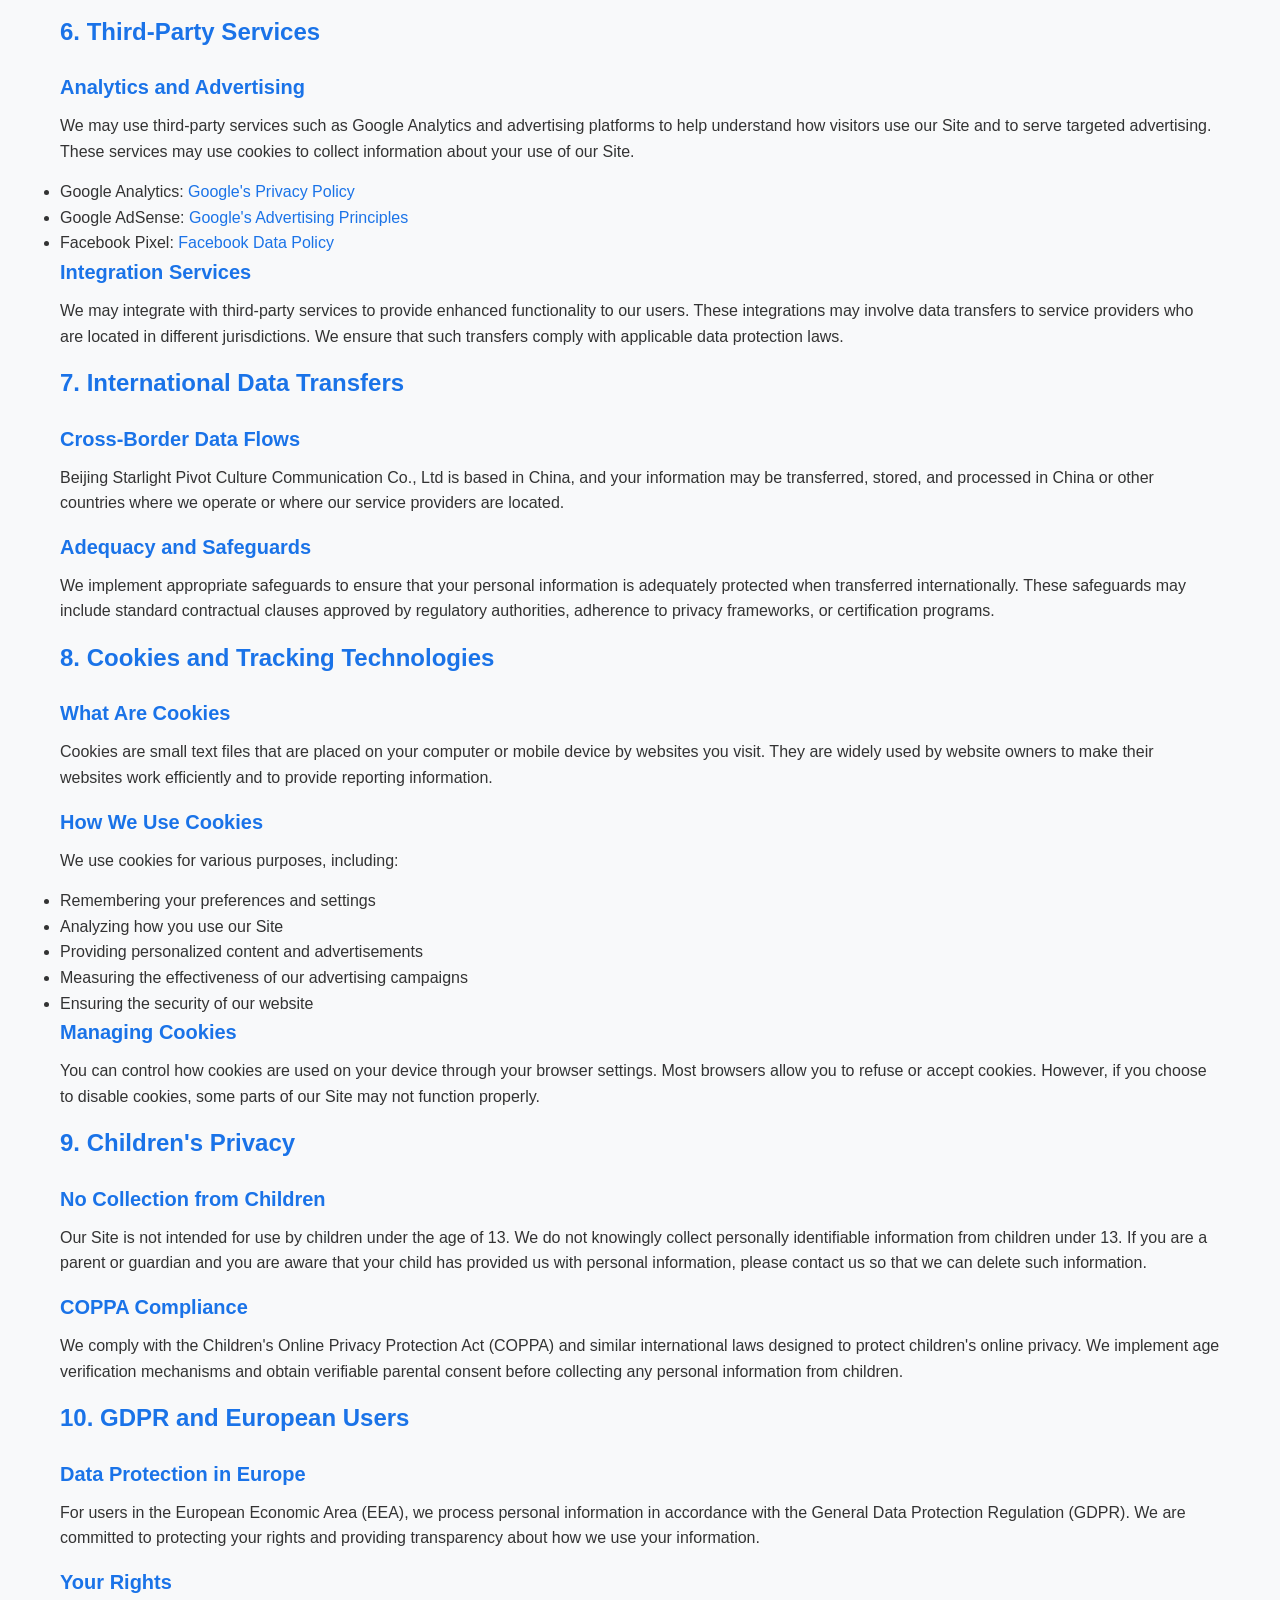
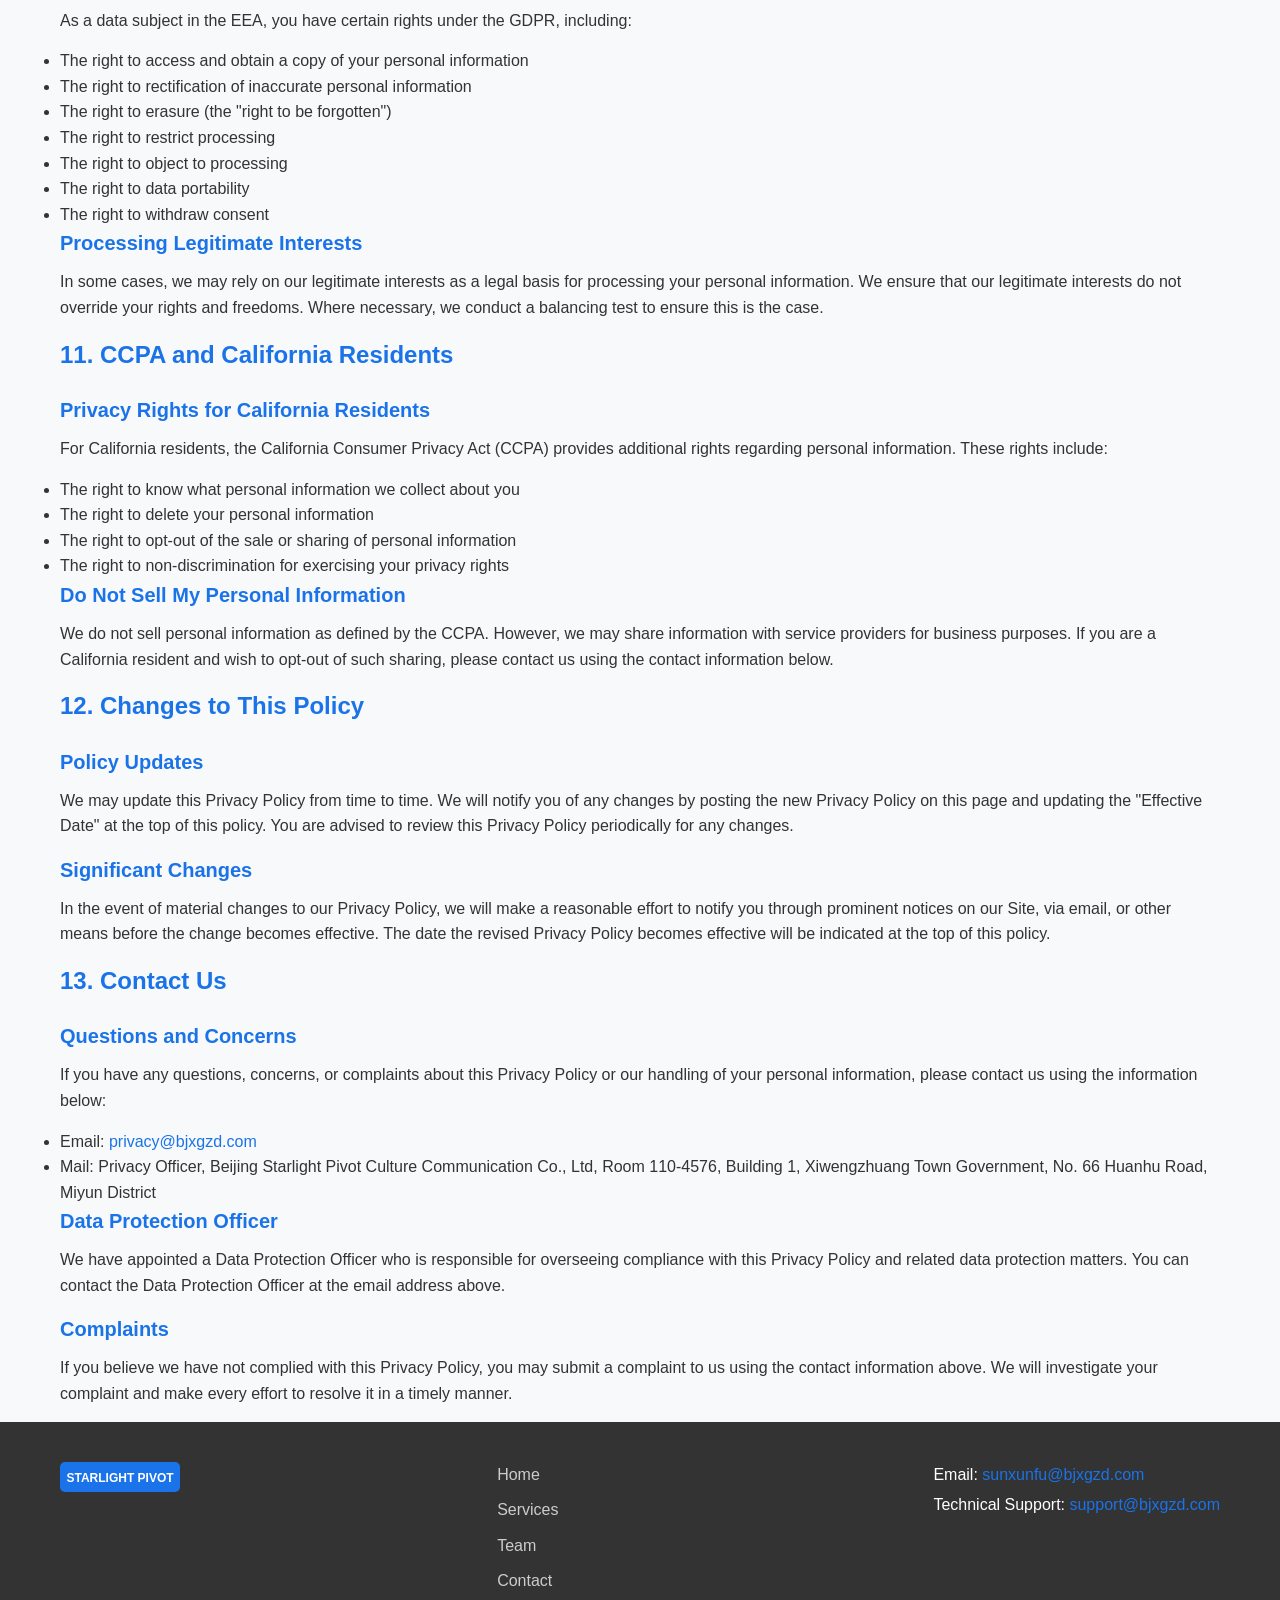
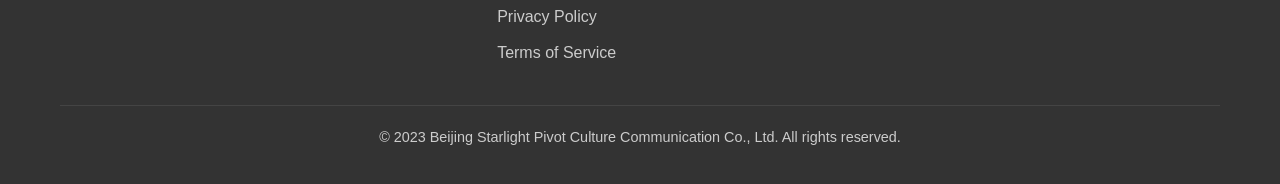
<file: privacy.html>
<!DOCTYPE html>
<html lang="en">
<head>
    <meta charset="UTF-8">
    <meta name="viewport" content="width=device-width, initial-scale=1.0">
    <meta name="description" content="Privacy Policy of Beijing Starlight Pivot Culture Communication Co., Ltd - How we collect, use, and protect your personal information">
    <meta name="keywords" content="privacy policy, data protection, personal information, Beijing Starlight Pivot">
    <title>Privacy Policy - Beijing Starlight Pivot Culture Communication Co., Ltd</title>
    <link rel="stylesheet" href="css/styles.css">
    <link rel="canonical" href="https://bjxgzd.com/privacy.html">
    <link rel="alternate" hreflang="en" href="https://bjxgzd.com/privacy.html">
    <link rel="alternate" hreflang="zh" href="https://bjxgzd.com/zh/privacy.html">
</head>
<body>
    <!-- Header -->
    <header class="header">
        <div class="container">
            <div class="logo">
                <svg width="150" height="40" viewBox="0 0 150 40">
                    <rect x="0" y="0" width="150" height="40" fill="#1a73e8" rx="5"/>
                    <text x="75" y="25" text-anchor="middle" fill="white" font-family="Arial, sans-serif" font-size="16" font-weight="bold">STARLIGHT PIVOT</text>
                </svg>
            </div>
            <nav class="nav">
                <ul>
                    <li><a href="index.html">Home</a></li>
                    <li><a href="services.html">Services</a></li>
                    <li><a href="team.html">Team</a></li>
                    <li><a href="contact.html">Contact</a></li>
                    <li><a href="privacy.html" class="active">Privacy Policy</a></li>
                    <li><a href="terms.html">Terms of Service</a></li>
                </ul>
            </nav>
        </div>
    </header>

    <!-- Hero Section -->
    <section class="hero">
        <div class="container">
            <h1>Privacy Policy</h1>
            <p>How we collect, use, and protect your personal information</p>
        </div>
    </section>

    <!-- Privacy Policy Content -->
    <section class="privacy-content">
        <div class="container">
            <h2>Effective Date: January 1, 2023</h2>
            <p>Beijing Starlight Pivot Culture Communication Co., Ltd ("we", "us", or "our") respects your privacy and is committed to protecting it through our compliance with this Privacy Policy. This policy describes how we collect, use, disclose, and safeguard your information when you visit our website [https://bjxgzd.com] (our "Site") and use our services.</p>
            
            <div class="toc">
                <h3>Table of Contents</h3>
                <ul>
                    <li><a href="#information-collect">Information We Collect</a></li>
                    <li><a href="#how-use">How We Use Your Information</a></li>
                    <li><a href="#information-disclose">How We Disclose Your Information</a></li>
                    <li><a href="#data-security">Data Security</a></li>
                    <li><a href="#data-retention">Data Retention</a></li>
                    <li><a href="#third-party">Third-Party Services</a></li>
                    <li><a href="#international-data">International Data Transfers</a></li>
                    <li><a href="#cookies">Cookies and Tracking Technologies</a></li>
                    <li><a href="#children">Children's Privacy</a></li>
                    <li><a href="#gdpr">GDPR and European Users</a></li>
                    <li><a href="#ccpa">CCPA and California Residents</a></li>
                    <li><a href="#changes">Changes to This Policy</a></li>
                    <li><a href="#contact-us">Contact Us</a></li>
                </ul>
            </div>

            <div id="information-collect" class="policy-section">
                <h3>1. Information We Collect</h3>
                
                <div class="subsection">
                    <h4>Personal Information</h4>
                    <p>We collect personal information that you voluntarily provide to us when you register on the Site, express an interest in obtaining information about us or our products and services, when you participate in activities on the Site, or otherwise when you contact us. Personal information may include, but is not limited to:</p>
                    <ul>
                        <li>Name and job title</li>
                        <li>Contact information (email address, phone number, mailing address)</li>
                        <li>Company or organizational information</li>
                        <li>Professional interests and preferences</li>
                        <li>Communication preferences</li>
                        <li>User account information (if applicable)</li>
                    </ul>
                </div>
                
                <div class="subsection">
                    <h4>Automatically Collected Information</h4>
                    <p>In addition to the information you provide us directly, we may automatically collect certain information when you visit, use or navigate the Site. This information may include, but is not limited to:</p>
                    <ul>
                        <li>Internet protocol (IP) address</li>
                        <li>Device and browser information</li>
                        <li>Operating system</li>
                        <li>Referring and exit pages</li>
                        <li>Geographic location (based on IP address)</li>
                        <li>Cookie information</li>
                        <li>Pages viewed and time spent on pages and the Site</li>
                        <li>Search terms used to find the Site</li>
                    </ul>
                </div>
                
                <div class="subsection">
                    <h4>Google Play and App Store Compliance</h4>
                    <p>For applications distributed on Google Play and the App Store, we comply with their respective privacy and data collection policies. We collect data in accordance with Google's Play Developer Policy and Apple's App Store Review Guidelines, ensuring that all data collection is transparent and justified.</p>
                </div>
            </div>

            <div id="how-use" class="policy-section">
                <h3>2. How We Use Your Information</h3>
                
                <div class="subsection">
                    <h4>Purpose of Collection</h4>
                    <p>We use the information we collect in various ways, including to:</p>
                    <ul>
                        <li>Process and fulfill your requests, respond to your inquiries, and provide you with the information, products, and services you request</li>
                        <li>Provide, operate, and maintain our website and services</li>
                        <li>Communicate with you about products, services, and promotional offers, with your consent</li>
                        <li>Analyze how our website and services are used to improve our offerings and user experience</li>
                        <li>Monitor usage patterns and troubleshoot problems</li>
                        <li>Provide technical support and customer service</li>
                        <li>Personalize your experience based on your interests and preferences</li>
                        <li>Send important notices and administrative communications</li>
                        <li>Monitor and protect against fraudulent, abusive, or illegal activity</li>
                        <li>Enforce our Terms of Service and other policies</li>
                    </ul>
                </div>
            </div>

            <div id="information-disclose" class="policy-section">
                <h3>3. How We Disclose Your Information</h3>
                
                <div class="subsection">
                    <h4>Business Transfers</h4>
                    <p>If we are involved in a merger, acquisition, sale of company assets, or bankruptcy, your personal information may be transferred as part of that transaction. We will notify you via email or a prominent notice on our Site of any change in ownership or use of your personal information.</p>
                </div>
                
                <div class="subsection">
                    <h4>Third-Party Service Providers</h4>
                    <p>We may share your information with third-party service providers who perform services on our behalf, such as website hosting, payment processing, analytics, marketing, customer service, and email delivery. These third parties have access to your information only to perform these services on our behalf and are obligated not to use it for other purposes.</p>
                </div>
                
                <div class="subsection">
                    <h4>Legal Requirements</h4>
                    <p>We may disclose your information if required by law or if we believe in good faith that such disclosure is necessary to comply with legal processes, protect against harm to the rights, property, or safety of ourselves or others, or protect personal safety.</p>
                </div>
            </div>

            <div id="data-security" class="policy-section">
                <h3>4. Data Security</h3>
                
                <div class="subsection">
                    <h4>Security Measures</h4>
                    <p>We implement appropriate technical and organizational measures designed to protect the security of your personal information against unauthorized or unlawful processing, against accidental loss, destruction, or damage, and against any other unlawful forms of processing. These measures include:</p>
                    <ul>
                        <li>Encryption of sensitive data</li>
                        <li>Access controls and authentication mechanisms</li>
                        <li>Regular security assessments and penetration testing</li>
                        <li>Employee training on data protection</li>
                        <li>Secure data storage and transmission</li>
                        <li>Regular backup and disaster recovery procedures</li>
                    </ul>
                </div>
                
                <div class="subsection">
                    <h4>Monetization Platform Compliance</h4>
                    <p>We adhere to the security and data protection requirements of major monetization platforms including Google AdMob, Facebook Audience Network, and AppLovin. We implement measures to ensure compliance with their respective security standards and guidelines.</p>
                </div>
            </div>

            <div id="data-retention" class="policy-section">
                <h3>5. Data Retention</h3>
                
                <div class="subsection">
                    <h4>Retention Period</h4>
                    <p>We will retain your personal information for as long as necessary to fulfill the purposes outlined in this Privacy Policy, unless a longer retention period is required or permitted by law. When we no longer need your personal information, we will securely delete or anonymize it.</p>
                </div>
                
                <div class="subsection">
                    <h4>Global Privacy Regulations</h4>
                    <p>In compliance with global privacy regulations including GDPR and CCPA, we implement data minimization principles and regularly review and update our data retention policies to ensure they align with current legal requirements.</p>
                </div>
            </div>

            <div id="third-party" class="policy-section">
                <h3>6. Third-Party Services</h3>
                
                <div class="subsection">
                    <h4>Analytics and Advertising</h4>
                    <p>We may use third-party services such as Google Analytics and advertising platforms to help understand how visitors use our Site and to serve targeted advertising. These services may use cookies to collect information about your use of our Site.</p>
                    <ul>
                        <li>Google Analytics: <a href="https://policies.google.com/privacy" target="_blank">Google's Privacy Policy</a></li>
                        <li>Google AdSense: <a href="https://policies.google.com/ads" target="_blank">Google's Advertising Principles</a></li>
                        <li>Facebook Pixel: <a href="https://www.facebook.com/policy.php" target="_blank">Facebook Data Policy</a></li>
                    </ul>
                </div>
                
                <div class="subsection">
                    <h4>Integration Services</h4>
                    <p>We may integrate with third-party services to provide enhanced functionality to our users. These integrations may involve data transfers to service providers who are located in different jurisdictions. We ensure that such transfers comply with applicable data protection laws.</p>
                </div>
            </div>

            <div id="international-data" class="policy-section">
                <h3>7. International Data Transfers</h3>
                
                <div class="subsection">
                    <h4>Cross-Border Data Flows</h4>
                    <p>Beijing Starlight Pivot Culture Communication Co., Ltd is based in China, and your information may be transferred, stored, and processed in China or other countries where we operate or where our service providers are located.</p>
                </div>
                
                <div class="subsection">
                    <h4>Adequacy and Safeguards</h4>
                    <p>We implement appropriate safeguards to ensure that your personal information is adequately protected when transferred internationally. These safeguards may include standard contractual clauses approved by regulatory authorities, adherence to privacy frameworks, or certification programs.</p>
                </div>
            </div>

            <div id="cookies" class="policy-section">
                <h3>8. Cookies and Tracking Technologies</h3>
                
                <div class="subsection">
                    <h4>What Are Cookies</h4>
                    <p>Cookies are small text files that are placed on your computer or mobile device by websites you visit. They are widely used by website owners to make their websites work efficiently and to provide reporting information.</p>
                </div>
                
                <div class="subsection">
                    <h4>How We Use Cookies</h4>
                    <p>We use cookies for various purposes, including:</p>
                    <ul>
                        <li>Remembering your preferences and settings</li>
                        <li>Analyzing how you use our Site</li>
                        <li>Providing personalized content and advertisements</li>
                        <li>Measuring the effectiveness of our advertising campaigns</li>
                        <li>Ensuring the security of our website</li>
                    </ul>
                </div>
                
                <div class="subsection">
                    <h4>Managing Cookies</h4>
                    <p>You can control how cookies are used on your device through your browser settings. Most browsers allow you to refuse or accept cookies. However, if you choose to disable cookies, some parts of our Site may not function properly.</p>
                </div>
            </div>

            <div id="children" class="policy-section">
                <h3>9. Children's Privacy</h3>
                
                <div class="subsection">
                    <h4>No Collection from Children</h4>
                    <p>Our Site is not intended for use by children under the age of 13. We do not knowingly collect personally identifiable information from children under 13. If you are a parent or guardian and you are aware that your child has provided us with personal information, please contact us so that we can delete such information.</p>
                </div>
                
                <div class="subsection">
                    <h4>COPPA Compliance</h4>
                    <p>We comply with the Children's Online Privacy Protection Act (COPPA) and similar international laws designed to protect children's online privacy. We implement age verification mechanisms and obtain verifiable parental consent before collecting any personal information from children.</p>
                </div>
            </div>

            <div id="gdpr" class="policy-section">
                <h3>10. GDPR and European Users</h3>
                
                <div class="subsection">
                    <h4>Data Protection in Europe</h4>
                    <p>For users in the European Economic Area (EEA), we process personal information in accordance with the General Data Protection Regulation (GDPR). We are committed to protecting your rights and providing transparency about how we use your information.</p>
                </div>
                
                <div class="subsection">
                    <h4>Your Rights</h4>
                    <p>As a data subject in the EEA, you have certain rights under the GDPR, including:</p>
                    <ul>
                        <li>The right to access and obtain a copy of your personal information</li>
                        <li>The right to rectification of inaccurate personal information</li>
                        <li>The right to erasure (the "right to be forgotten")</li>
                        <li>The right to restrict processing</li>
                        <li>The right to object to processing</li>
                        <li>The right to data portability</li>
                        <li>The right to withdraw consent</li>
                    </ul>
                </div>
                
                <div class="subsection">
                    <h4>Processing Legitimate Interests</h4>
                    <p>In some cases, we may rely on our legitimate interests as a legal basis for processing your personal information. We ensure that our legitimate interests do not override your rights and freedoms. Where necessary, we conduct a balancing test to ensure this is the case.</p>
                </div>
            </div>

            <div id="ccpa" class="policy-section">
                <h3>11. CCPA and California Residents</h3>
                
                <div class="subsection">
                    <h4>Privacy Rights for California Residents</h4>
                    <p>For California residents, the California Consumer Privacy Act (CCPA) provides additional rights regarding personal information. These rights include:</p>
                    <ul>
                        <li>The right to know what personal information we collect about you</li>
                        <li>The right to delete your personal information</li>
                        <li>The right to opt-out of the sale or sharing of personal information</li>
                        <li>The right to non-discrimination for exercising your privacy rights</li>
                    </ul>
                </div>
                
                <div class="subsection">
                    <h4>Do Not Sell My Personal Information</h4>
                    <p>We do not sell personal information as defined by the CCPA. However, we may share information with service providers for business purposes. If you are a California resident and wish to opt-out of such sharing, please contact us using the contact information below.</p>
                </div>
            </div>

            <div id="changes" class="policy-section">
                <h3>12. Changes to This Policy</h3>
                
                <div class="subsection">
                    <h4>Policy Updates</h4>
                    <p>We may update this Privacy Policy from time to time. We will notify you of any changes by posting the new Privacy Policy on this page and updating the "Effective Date" at the top of this policy. You are advised to review this Privacy Policy periodically for any changes.</p>
                </div>
                
                <div class="subsection">
                    <h4>Significant Changes</h4>
                    <p>In the event of material changes to our Privacy Policy, we will make a reasonable effort to notify you through prominent notices on our Site, via email, or other means before the change becomes effective. The date the revised Privacy Policy becomes effective will be indicated at the top of this policy.</p>
                </div>
            </div>

            <div id="contact-us" class="policy-section">
                <h3>13. Contact Us</h3>
                
                <div class="subsection">
                    <h4>Questions and Concerns</h4>
                    <p>If you have any questions, concerns, or complaints about this Privacy Policy or our handling of your personal information, please contact us using the information below:</p>
                    <ul>
                        <li>Email: <a href="mailto:privacy@bjxgzd.com">privacy@bjxgzd.com</a></li>
                        <li>Mail: Privacy Officer, Beijing Starlight Pivot Culture Communication Co., Ltd, Room 110-4576, Building 1, Xiwengzhuang Town Government, No. 66 Huanhu Road, Miyun District</li>
                    </ul>
                </div>
                
                <div class="subsection">
                    <h4>Data Protection Officer</h4>
                    <p>We have appointed a Data Protection Officer who is responsible for overseeing compliance with this Privacy Policy and related data protection matters. You can contact the Data Protection Officer at the email address above.</p>
                </div>
                
                <div class="subsection">
                    <h4>Complaints</h4>
                    <p>If you believe we have not complied with this Privacy Policy, you may submit a complaint to us using the contact information above. We will investigate your complaint and make every effort to resolve it in a timely manner.</p>
                </div>
            </div>
        </div>
    </section>

    <!-- Footer -->
    <footer class="footer">
        <div class="container">
            <div class="footer-content">
                <div class="footer-logo">
                    <svg width="120" height="30" viewBox="0 0 120 30">
                        <rect x="0" y="0" width="120" height="30" fill="#1a73e8" rx="5"/>
                        <text x="60" y="20" text-anchor="middle" fill="white" font-family="Arial, sans-serif" font-size="12" font-weight="bold">STARLIGHT PIVOT</text>
                    </svg>
                </div>
                <div class="footer-links">
                    <ul>
                        <li><a href="index.html">Home</a></li>
                        <li><a href="services.html">Services</a></li>
                        <li><a href="team.html">Team</a></li>
                        <li><a href="contact.html">Contact</a></li>
                        <li><a href="privacy.html">Privacy Policy</a></li>
                        <li><a href="terms.html">Terms of Service</a></li>
                    </ul>
                </div>
                <div class="footer-contact">
                    <p>Email: <a href="mailto:sunxunfu@bjxgzd.com">sunxunfu@bjxgzd.com</a></p>
                    <p>Technical Support: <a href="mailto:support@bjxgzd.com">support@bjxgzd.com</a></p>
                </div>
            </div>
            <div class="footer-bottom">
                <p>&copy; 2023 Beijing Starlight Pivot Culture Communication Co., Ltd. All rights reserved.</p>
            </div>
        </div>
    </footer>

    <script src="js/main.js"></script>
    <script>
        // Smooth scroll for table of contents links
        document.querySelectorAll('.toc a').forEach(link => {
            link.addEventListener('click', function(e) {
                e.preventDefault();
                
                const target = document.querySelector(this.getAttribute('href'));
                if (target) {
                    window.scrollTo({
                        top: target.offsetTop - 70,
                        behavior: 'smooth'
                    });
                }
            });
        });
    </script>
</body>
</html>
</file>
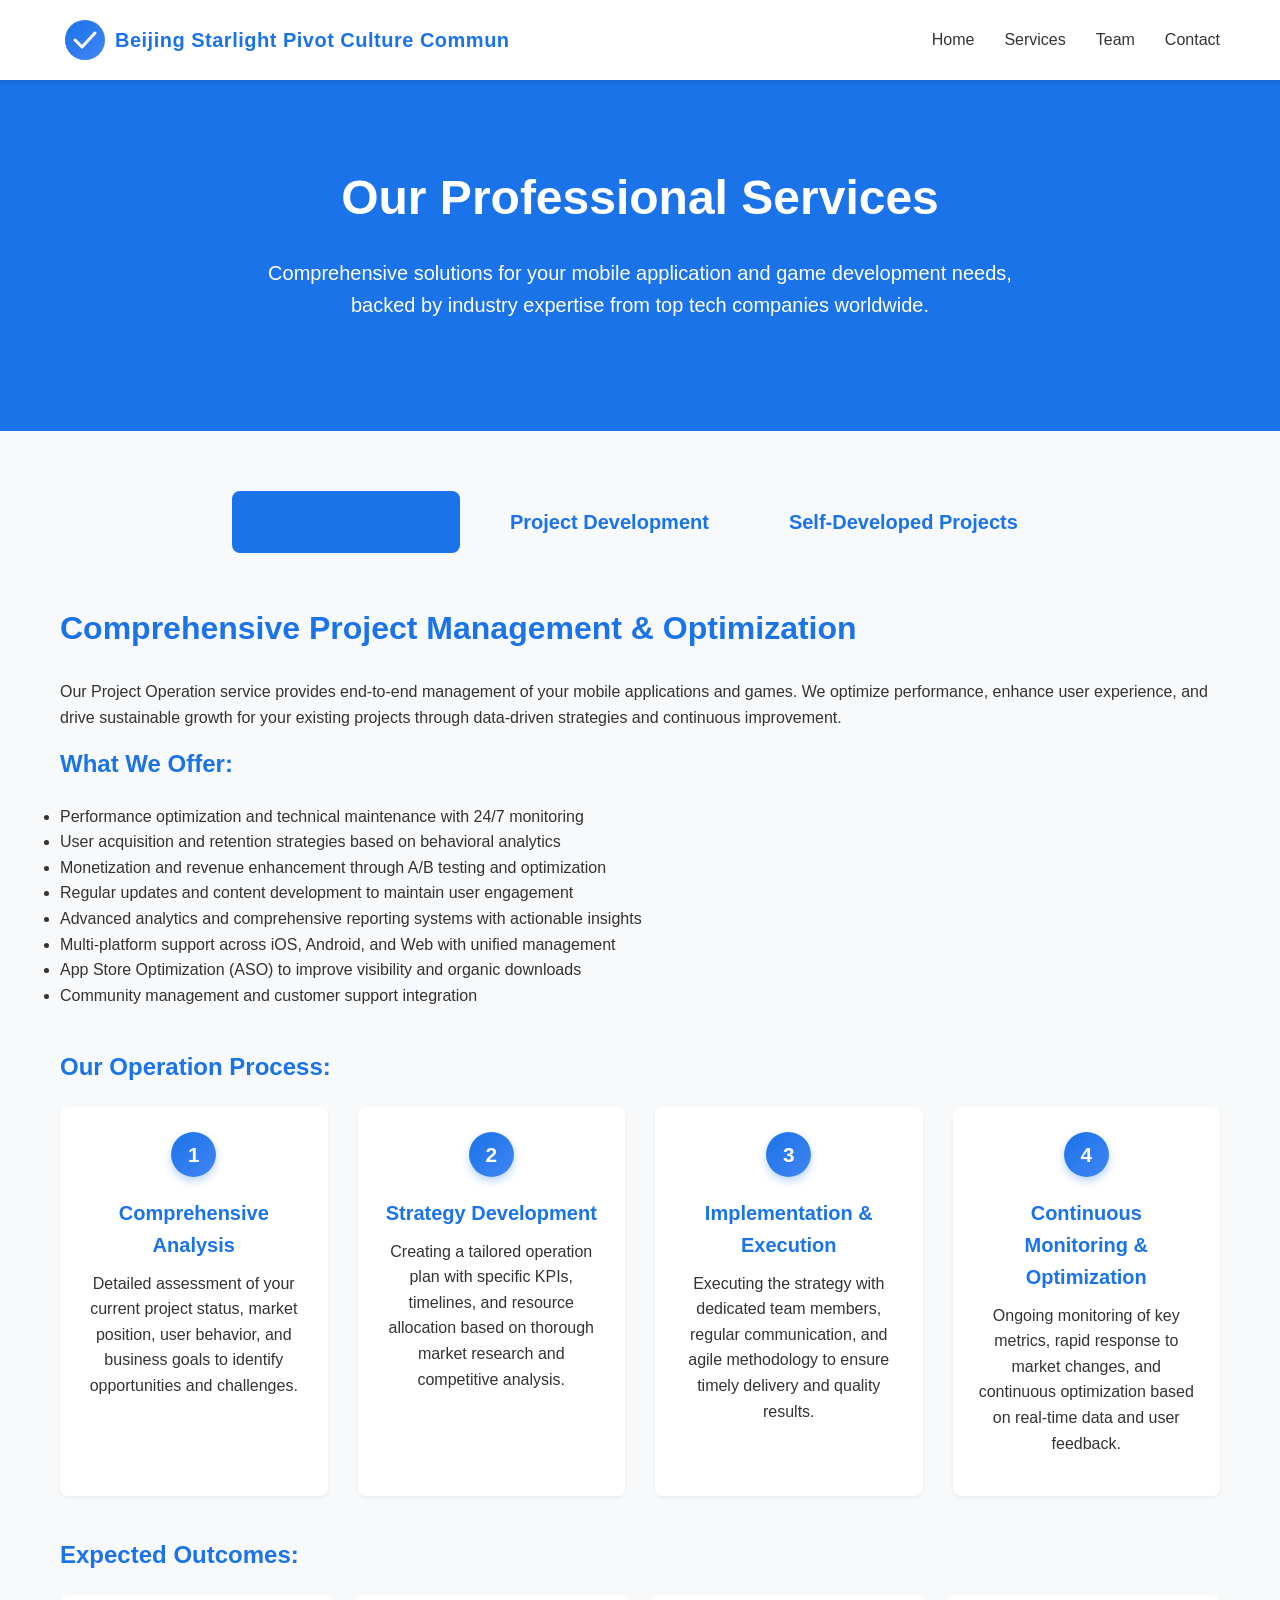
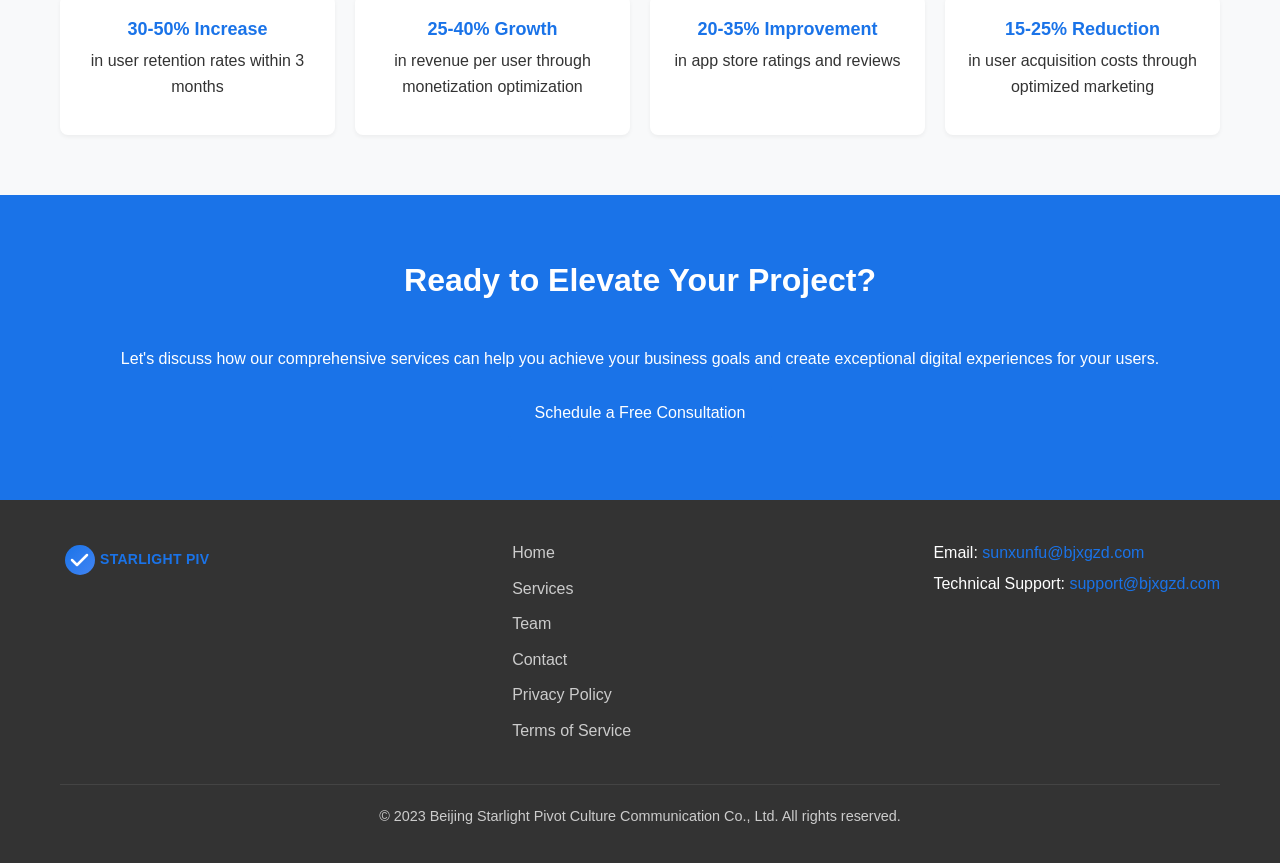
<file: services.html>
<!DOCTYPE html>
<html lang="en">
<head>
    <meta charset="UTF-8">
    <meta name="viewport" content="width=device-width, initial-scale=1.0">
    <meta name="description" content="Our comprehensive services - Project operation, project development, and self-developed project operations with proven success in global markets">
    <meta name="keywords" content="project operation, app development, game development, mobile services, Beijing Starlight Pivot, custom development, mobile optimization">
    <title>Services - Beijing Starlight Pivot Culture Communication Co., Ltd</title>
    <link rel="stylesheet" href="css/styles.css">
    <link rel="canonical" href="https://bjxgzd.com/services.html">
    <link rel="alternate" hreflang="en" href="https://bjxgzd.com/services.html">
    <link rel="alternate" hreflang="zh" href="https://bjxgzd.com/zh/services.html">
</head>
<body>
    <!-- Header -->
    <header class="header">
        <div class="container">
            <div class="logo">
                <svg width="450" height="50" viewBox="0 0 450 50">
                    <defs>
                        <linearGradient id="logoGradient" x1="0%" y1="0%" x2="100%" y2="100%">
                            <stop offset="0%" style="stop-color:#1a73e8;stop-opacity:1" />
                            <stop offset="100%" style="stop-color:#4285f4;stop-opacity:1" />
                        </linearGradient>
                        <filter id="logoGlow" x="-20%" y="-20%" width="140%" height="140%">
                            <feGaussianBlur in="SourceAlpha" stdDeviation="2" result="blur"/>
                            <feOffset dx="0" dy="1" result="offsetBlur"/>
                            <feComposite in="SourceAlpha" in2="offsetBlur" operator="out" result="outerGlow"/>
                            <feFlood flood-color="#1a73e8" flood-opacity="0.3" result="glowColor"/>
                            <feComposite in="glowColor" in2="outerGlow" operator="in" result="coloredGlow"/>
                            <feMerge>
                                <feMergeNode in="coloredGlow"/>
                                <feMergeNode in="SourceGraphic"/>
                            </feMerge>
                        </filter>
                    </defs>
                    <!-- Logo Icon -->
                    <circle cx="25" cy="25" r="20" fill="url(#logoGradient)" filter="url(#logoGlow)"/>
                    <path d="M15,25 L22,32 L35,18" stroke="white" stroke-width="3" fill="none" stroke-linecap="round" stroke-linejoin="round"/>
                    <!-- Logo Text -->
                    <text x="55" y="32" fill="#1a73e8" font-family="'Segoe UI', Tahoma, Geneva, Verdana, sans-serif" font-size="20" font-weight="700" letter-spacing="0.5">Beijing Starlight Pivot Culture Communication Co., Ltd.</text>
                </svg>
            </div>
            <nav class="nav">
                <ul>
                    <li><a href="index.html">Home</a></li>
                    <li><a href="services.html" class="active">Services</a></li>
                    <li><a href="team.html">Team</a></li>
                    <li><a href="contact.html">Contact</a></li>
                </ul>
            </nav>
        </div>
    </header>

    <!-- Hero Section -->
    <section class="hero">
        <div class="container">
            <h1>Our Professional Services</h1>
            <p>Comprehensive solutions for your mobile application and game development needs, backed by industry expertise from top tech companies worldwide.</p>
        </div>
    </section>

    <!-- Main Services -->
    <section class="main-services">
        <div class="container">
            <div class="service-tabs">
                <div class="tab active" data-tab="project-operation">
                    <h3>Project Operation</h3>
                </div>
                <div class="tab" data-tab="project-development">
                    <h3>Project Development</h3>
                </div>
                <div class="tab" data-tab="self-developed">
                    <h3>Self-Developed Projects</h3>
                </div>
            </div>

            <div class="tab-content active" id="project-operation">
                <div class="service-detail">
                    <h2>Comprehensive Project Management & Optimization</h2>
                    <p>Our Project Operation service provides end-to-end management of your mobile applications and games. We optimize performance, enhance user experience, and drive sustainable growth for your existing projects through data-driven strategies and continuous improvement.</p>
                    
                    <div class="service-features">
                        <h3>What We Offer:</h3>
                        <ul>
                            <li>Performance optimization and technical maintenance with 24/7 monitoring</li>
                            <li>User acquisition and retention strategies based on behavioral analytics</li>
                            <li>Monetization and revenue enhancement through A/B testing and optimization</li>
                            <li>Regular updates and content development to maintain user engagement</li>
                            <li>Advanced analytics and comprehensive reporting systems with actionable insights</li>
                            <li>Multi-platform support across iOS, Android, and Web with unified management</li>
                            <li>App Store Optimization (ASO) to improve visibility and organic downloads</li>
                            <li>Community management and customer support integration</li>
                        </ul>
                    </div>
                    
                    <div class="service-process">
                        <h3>Our Operation Process:</h3>
                        <div class="process-steps">
                            <div class="step">
                                <div class="step-number">1</div>
                                <h4>Comprehensive Analysis</h4>
                                <p>Detailed assessment of your current project status, market position, user behavior, and business goals to identify opportunities and challenges.</p>
                            </div>
                            <div class="step">
                                <div class="step-number">2</div>
                                <h4>Strategy Development</h4>
                                <p>Creating a tailored operation plan with specific KPIs, timelines, and resource allocation based on thorough market research and competitive analysis.</p>
                            </div>
                            <div class="step">
                                <div class="step-number">3</div>
                                <h4>Implementation & Execution</h4>
                                <p>Executing the strategy with dedicated team members, regular communication, and agile methodology to ensure timely delivery and quality results.</p>
                            </div>
                            <div class="step">
                                <div class="step-number">4</div>
                                <h4>Continuous Monitoring & Optimization</h4>
                                <p>Ongoing monitoring of key metrics, rapid response to market changes, and continuous optimization based on real-time data and user feedback.</p>
                            </div>
                        </div>
                    </div>
                    
                    <div class="success-indicators">
                        <h3>Expected Outcomes:</h3>
                        <div class="indicators-grid">
                            <div class="indicator">
                                <h4>30-50% Increase</h4>
                                <p>in user retention rates within 3 months</p>
                            </div>
                            <div class="indicator">
                                <h4>25-40% Growth</h4>
                                <p>in revenue per user through monetization optimization</p>
                            </div>
                            <div class="indicator">
                                <h4>20-35% Improvement</h4>
                                <p>in app store ratings and reviews</p>
                            </div>
                            <div class="indicator">
                                <h4>15-25% Reduction</h4>
                                <p>in user acquisition costs through optimized marketing</p>
                            </div>
                        </div>
                    </div>
                </div>
            </div>

            <div class="tab-content" id="project-development">
                <div class="service-detail">
                    <h2>Custom Mobile Solutions & Game Development</h2>
                    <p>Our Project Development service delivers custom mobile applications and games from concept to launch. With expertise in various industries and platforms, we create solutions that meet your specific business objectives while delivering exceptional user experiences.</p>
                    
                    <div class="service-features">
                        <h3>Development Services:</h3>
                        <ul>
                            <li>Native iOS and Android app development with platform-specific optimizations</li>
                            <li>Cross-platform solutions using React Native and Flutter for cost efficiency</li>
                            <li>Game design and development for casual, hyper-casual, and mid-core genres</li>
                            <li>UI/UX design and user experience optimization based on user research</li>
                            <li>Backend development, cloud infrastructure, and API integration</li>
                            <li>Quality assurance, automated testing, and comprehensive bug fixing</li>
                            <li>App store submission and compliance with platform guidelines</li>
                            <li>Post-launch support and maintenance packages</li>
                        </ul>
                    </div>
                    
                    <div class="development-stages">
                        <h3>Our Development Lifecycle:</h3>
                        <div class="stages-grid">
                            <div class="stage-card">
                                <h4>Discovery & Planning</h4>
                                <p>Market research, competitor analysis, requirements gathering, technical feasibility assessment, and detailed project planning with realistic timelines.</p>
                            </div>
                            <div class="stage-card">
                                <h4>Design & Prototyping</h4>
                                <p>UI/UX design, interactive prototyping, user testing, and visual design system creation to ensure intuitive and engaging user experiences.</p>
                            </div>
                            <div class="stage-card">
                                <h4>Development & Implementation</h4>
                                <p>Agile development process with bi-weekly sprints, code reviews, version control, and continuous integration for high-quality code delivery.</p>
                            </div>
                            <div class="stage-card">
                                <h4>Testing & Quality Assurance</h4>
                                <p>Comprehensive testing including functional, performance, security, and usability testing across multiple devices and operating systems.</p>
                            </div>
                            <div class="stage-card">
                                <h4>Deployment & Launch</h4>
                                <p>App store submission, release management, launch coordination, and go-to-market strategy execution for successful product introduction.</p>
                            </div>
                            <div class="stage-card">
                                <h4>Post-Launch Support</h4>
                                <p>Ongoing maintenance, feature updates, performance monitoring, and continuous improvement based on user feedback and market trends.</p>
                            </div>
                        </div>
                    </div>
                    
                    <div class="technologies">
                        <h3>Technologies We Use:</h3>
                        <div class="tech-tags">
                            <span class="tech-tag">iOS (Swift, Objective-C)</span>
                            <span class="tech-tag">Android (Kotlin, Java)</span>
                            <span class="tech-tag">React Native</span>
                            <span class="tech-tag">Flutter</span>
                            <span class="tech-tag">Unity</span>
                            <span class="tech-tag">Node.js</span>
                            <span class="tech-tag">Python</span>
                            <span class="tech-tag">AWS/GCP/Azure</span>
                            <span class="tech-tag">MongoDB/PostgreSQL</span>
                            <span class="tech-tag">Redis</span>
                        </div>
                    </div>
                </div>
            </div>

            <div class="tab-content" id="self-developed">
                <div class="service-detail">
                    <h2>Our Proprietary Portfolio & Investment Opportunities</h2>
                    <p>Our Self-Developed Projects showcase our expertise in creating successful mobile applications and games with multiple monetization strategies designed for global markets. We also offer partnership and investment opportunities in our portfolio.</p>
                    
                    <div class="portfolio-showcase">
                        <h3>Featured Projects:</h3>
                        
                        <div class="portfolio-grid">
                            <div class="portfolio-item">
                                <div class="portfolio-image">
                                    <svg width="100%" height="180" viewBox="0 0 300 180">
                                        <defs>
                                            <linearGradient id="grad1" x1="0%" y1="0%" x2="100%" y2="100%">
                                                <stop offset="0%" style="stop-color:#4285f4;stop-opacity:1" />
                                                <stop offset="100%" style="stop-color:#1a73e8;stop-opacity:1" />
                                            </linearGradient>
                                        </defs>
                                        <rect x="20" y="20" width="260" height="140" fill="url(#grad1)" rx="20"/>
                                        <circle cx="80" cy="90" r="25" fill="white" opacity="0.3"/>
                                        <rect x="140" y="60" width="120" height="60" fill="white" opacity="0.2" rx="10"/>
                                        <circle cx="240" cy="90" r="15" fill="white" opacity="0.4"/>
                                    </svg>
                                </div>
                                <h4>Productivity Master</h4>
                                <p>A productivity app with subscription model and in-app purchases, serving over 500,000 active users globally with 4.8+ app store rating.</p>
                                <div class="monetization-tags">
                                    <span class="tag">Subscription</span>
                                    <span class="tag">IAP</span>
                                    <span class="tag">Premium</span>
                                </div>
                            </div>
                            
                            <div class="portfolio-item">
                                <div class="portfolio-image">
                                    <svg width="100%" height="180" viewBox="0 0 300 180">
                                        <defs>
                                            <linearGradient id="grad2" x1="0%" y1="0%" x2="100%" y2="100%">
                                                <stop offset="0%" style="stop-color:#ea4335;stop-opacity:1" />
                                                <stop offset="100%" style="stop-color:#ff6b6b;stop-opacity:1" />
                                            </linearGradient>
                                        </defs>
                                        <rect x="20" y="20" width="260" height="140" fill="url(#grad2)" rx="20"/>
                                        <path d="M80,60 L140,120 M80,120 L140,60" stroke="white" stroke-width="8" opacity="0.3"/>
                                        <rect x="160" y="50" width="100" height="80" fill="white" opacity="0.2" rx="15"/>
                                    </svg>
                                </div>
                                <h4>Puzzle Quest</h4>
                                <p>A puzzle game with ad monetization and premium features, generating consistent monthly revenue with 2M+ total downloads and strong retention metrics.</p>
                                <div class="monetization-tags">
                                    <span class="tag">Ads</span>
                                    <span class="tag">Premium</span>
                                    <span class="tag">Rewarded Video</span>
                                </div>
                            </div>
                            
                            <div class="portfolio-item">
                                <div class="portfolio-image">
                                    <svg width="100%" height="180" viewBox="0 0 300 180">
                                        <defs>
                                            <linearGradient id="grad3" x1="0%" y1="0%" x2="100%" y2="100%">
                                                <stop offset="0%" style="stop-color:#34a853;stop-opacity:1" />
                                                <stop offset="100%" style="stop-color:#4caf50;stop-opacity:1" />
                                            </linearGradient>
                                        </defs>
                                        <rect x="20" y="20" width="260" height="140" fill="url(#grad3)" rx="20"/>
                                        <circle cx="100" cy="90" r="30" fill="white" opacity="0.2"/>
                                        <rect x="150" y="70" width="110" height="40" fill="white" opacity="0.3" rx="8"/>
                                        <circle cx="230" cy="90" r="12" fill="white" opacity="0.4"/>
                                    </svg>
                                </div>
                                <h4>FitTrack Pro</h4>
                                <p>A fitness app with VIP program and advertising revenue, featuring personalized workout plans and health tracking with strong community engagement.</p>
                                <div class="monetization-tags">
                                    <span class="tag">VIP</span>
                                    <span class="tag">Ads</span>
                                    <span class="tag">Subscriptions</span>
                                </div>
                            </div>
                        </div>
                    </div>
                    
                    <div class="monetization-models">
                        <h3>Comprehensive Monetization Approaches:</h3>
                        <div class="models-grid">
                            <div class="model-card">
                                <div class="model-icon">
                                    <svg width="50" height="50" viewBox="0 0 50 50">
                                        <circle cx="25" cy="25" r="20" fill="#1a73e8"/>
                                        <path d="M18,25 L25,32 L32,25" stroke="white" stroke-width="4" fill="none"/>
                                    </svg>
                                </div>
                                <h4>Subscription Model</h4>
                                <p>Monthly or yearly recurring revenue with tiered pricing, premium content access, and exclusive features for loyal subscribers.</p>
                            </div>
                            <div class="model-card">
                                <div class="model-icon">
                                    <svg width="50" height="50" viewBox="0 0 50 50">
                                        <circle cx="25" cy="25" r="20" fill="#1a73e8"/>
                                        <rect x="15" y="15" width="20" height="20" fill="white" rx="4"/>
                                    </svg>
                                </div>
                                <h4>In-App Purchases</h4>
                                <p>Virtual goods, currency, power-ups, and exclusive items that enhance user experience while driving significant revenue streams.</p>
                            </div>
                            <div class="model-card">
                                <div class="model-icon">
                                    <svg width="50" height="50" viewBox="0 0 50 50">
                                        <circle cx="25" cy="25" r="20" fill="#1a73e8"/>
                                        <path d="M20,20 L30,20 L30,30 L20,30 Z" fill="white"/>
                                    </svg>
                                </div>
                                <h4>Premium Features</h4>
                                <p>Advanced functionality, ad-free experience, and exclusive content available through one-time or recurring payments.</p>
                            </div>
                            <div class="model-card">
                                <div class="model-icon">
                                    <svg width="50" height="50" viewBox="0 0 50 50">
                                        <circle cx="25" cy="25" r="20" fill="#1a73e8"/>
                                        <circle cx="25" cy="25" r="8" fill="white"/>
                                    </svg>
                                </div>
                                <h4>VIP Programs</h4>
                                <p>Exclusive benefits, early access to features, personalized support, and special events for loyal customers with dedicated account management.</p>
                            </div>
                            <div class="model-card">
                                <div class="model-icon">
                                    <svg width="50" height="50" viewBox="0 0 50 50">
                                        <circle cx="25" cy="25" r="20" fill="#1a73e8"/>
                                        <circle cx="25" cy="25" r="8" fill="white"/>
                                    </svg>
                                </div>
                                <h4>Advertising</h4>
                                <p>Multiple ad formats including rewarded videos, interstitials, banners, and native ads for diversified revenue streams without compromising user experience.</p>
                            </div>
                        </div>
                    </div>
                    
                    <div class="partnership-opportunities">
                        <h3>Partnership & Investment Opportunities</h3>
                        <p>We welcome strategic partnerships and investment opportunities in our self-developed projects. Our portfolio demonstrates consistent revenue generation and user growth across diverse markets.</p>
                        <div class="partnership-benefits">
                            <h4>Benefits for Partners:</h4>
                            <ul>
                                <li>Access to proven, revenue-generating mobile products</li>
                                <li>Shared expertise in global market expansion</li>
                                <li>Co-development opportunities for new product ideas</li>
                                <li>Revenue sharing models with transparent reporting</li>
                                <li>Joint marketing and user acquisition campaigns</li>
                            </ul>
                        </div>
                    </div>
                </div>
            </div>
        </div>
    </section>

    <!-- CTA Section -->
    <section class="cta">
        <div class="container">
            <h2>Ready to Elevate Your Project?</h2>
            <p>Let's discuss how our comprehensive services can help you achieve your business goals and create exceptional digital experiences for your users.</p>
            <a href="contact.html" class="btn primary">Schedule a Free Consultation</a>
        </div>
    </section>

    <!-- Footer -->
    <footer class="footer">
        <div class="container">
            <div class="footer-content">
                <div class="footer-logo">
                    <svg width="150" height="40" viewBox="0 0 150 40">
                        <defs>
                            <linearGradient id="footerLogoGradient" x1="0%" y1="0%" x2="100%" y2="100%">
                                <stop offset="0%" style="stop-color:#1a73e8;stop-opacity:1" />
                                <stop offset="100%" style="stop-color:#4285f4;stop-opacity:1" />
                            </linearGradient>
                        </defs>
                        <!-- Footer Logo Icon -->
                        <circle cx="20" cy="20" r="15" fill="url(#footerLogoGradient)"/>
                        <path d="M12,20 L17,25 L27,15" stroke="white" stroke-width="2.5" fill="none" stroke-linecap="round" stroke-linejoin="round"/>
                        <!-- Footer Logo Text -->
                        <text x="40" y="24" fill="#1a73e8" font-family="'Segoe UI', Tahoma, Geneva, Verdana, sans-serif" font-size="14" font-weight="700" letter-spacing="0.3">STARLIGHT PIVOT</text>
                    </svg>
                </div>
                <div class="footer-links">
                    <ul>
                        <li><a href="index.html">Home</a></li>
                        <li><a href="services.html">Services</a></li>
                        <li><a href="team.html">Team</a></li>
                        <li><a href="contact.html">Contact</a></li>
                        <li><a href="privacy.html">Privacy Policy</a></li>
                        <li><a href="terms.html">Terms of Service</a></li>
                    </ul>
                </div>
                <div class="footer-contact">
                    <p>Email: <a href="mailto:sunxunfu@bjxgzd.com">sunxunfu@bjxgzd.com</a></p>
                    <p>Technical Support: <a href="mailto:support@bjxgzd.com">support@bjxgzd.com</a></p>
                </div>
            </div>
            <div class="footer-bottom">
                <p>&copy; 2023 Beijing Starlight Pivot Culture Communication Co., Ltd. All rights reserved.</p>
            </div>
        </div>
    </footer>

    <script src="js/main.js"></script>
    <script>
        // Tab functionality
        document.querySelectorAll('.tab').forEach(tab => {
            tab.addEventListener('click', function() {
                // Remove active class from all tabs and contents
                document.querySelectorAll('.tab').forEach(t => t.classList.remove('active'));
                document.querySelectorAll('.tab-content').forEach(c => c.classList.remove('active'));
                
                // Add active class to clicked tab
                this.classList.add('active');
                
                // Show corresponding content
                const tabId = this.getAttribute('data-tab');
                document.getElementById(tabId).classList.add('active');
            });
        });
    </script>
</body>
</html>
</file>
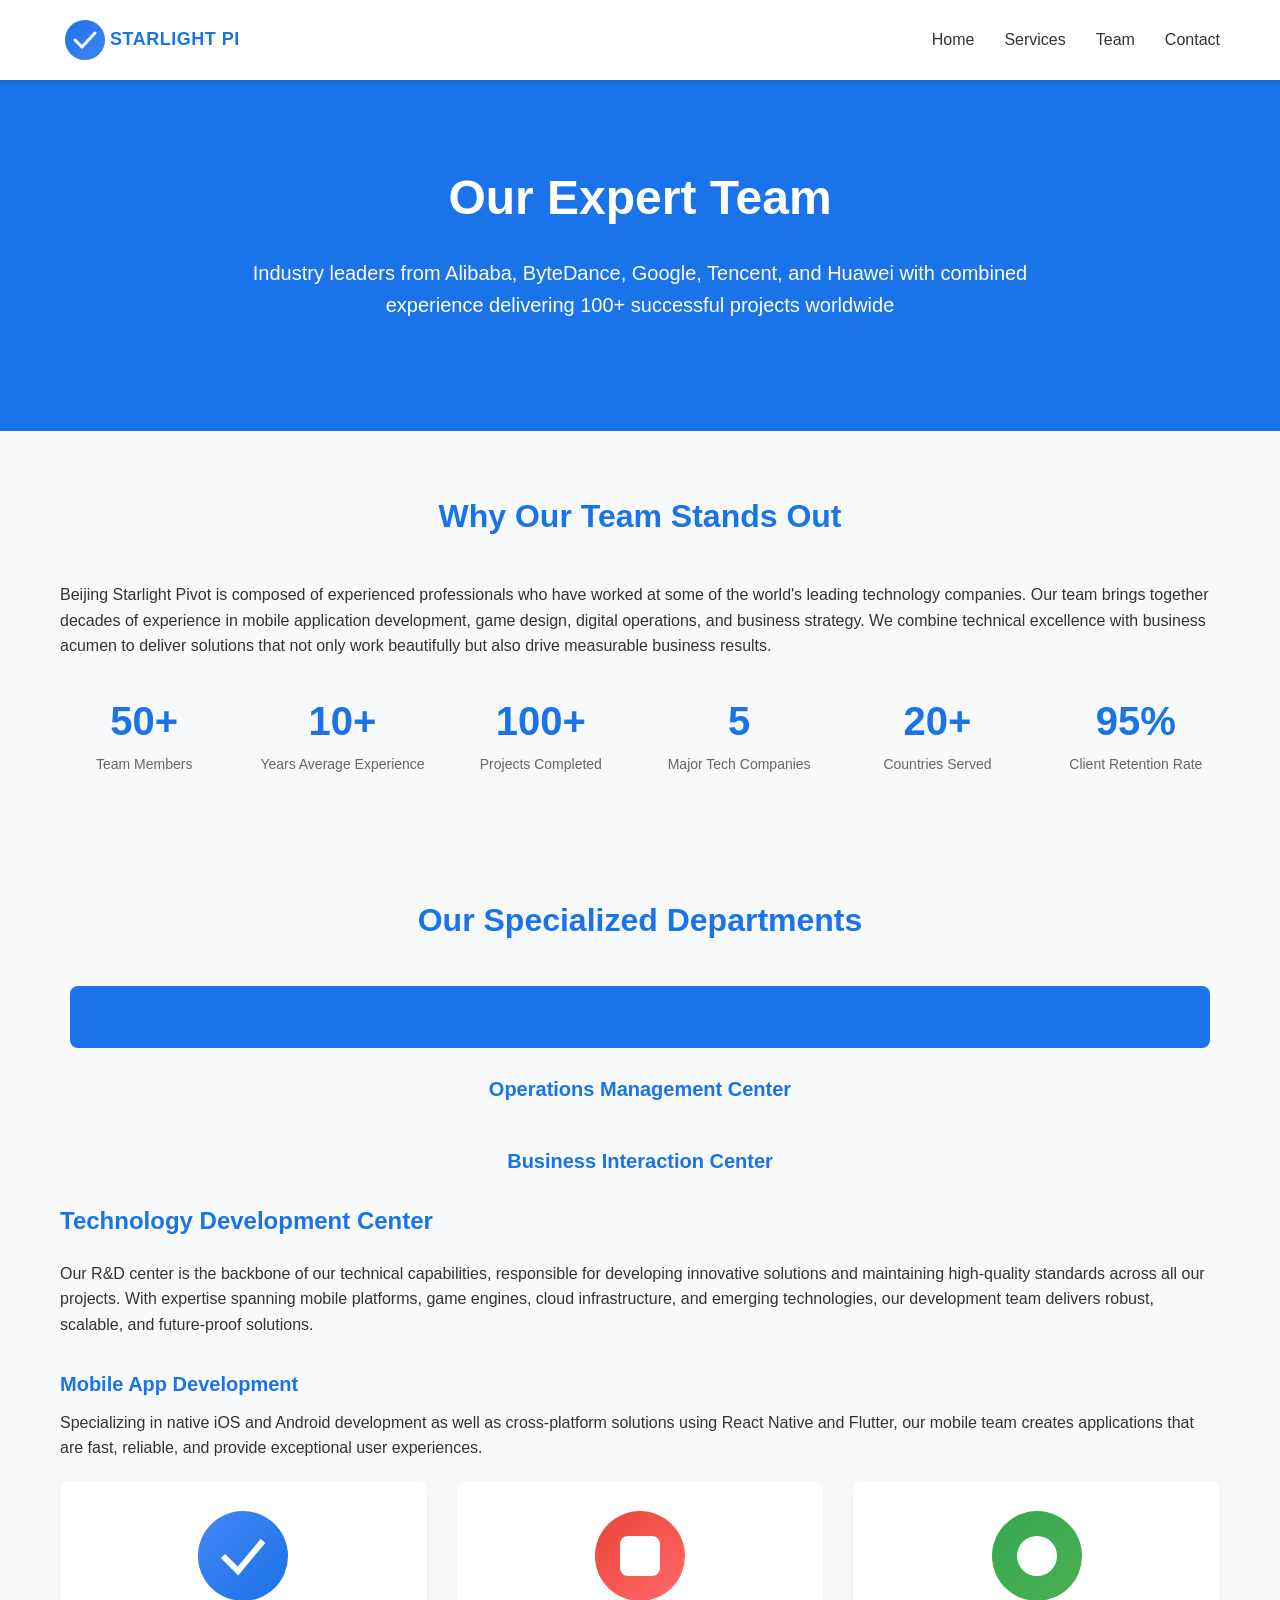
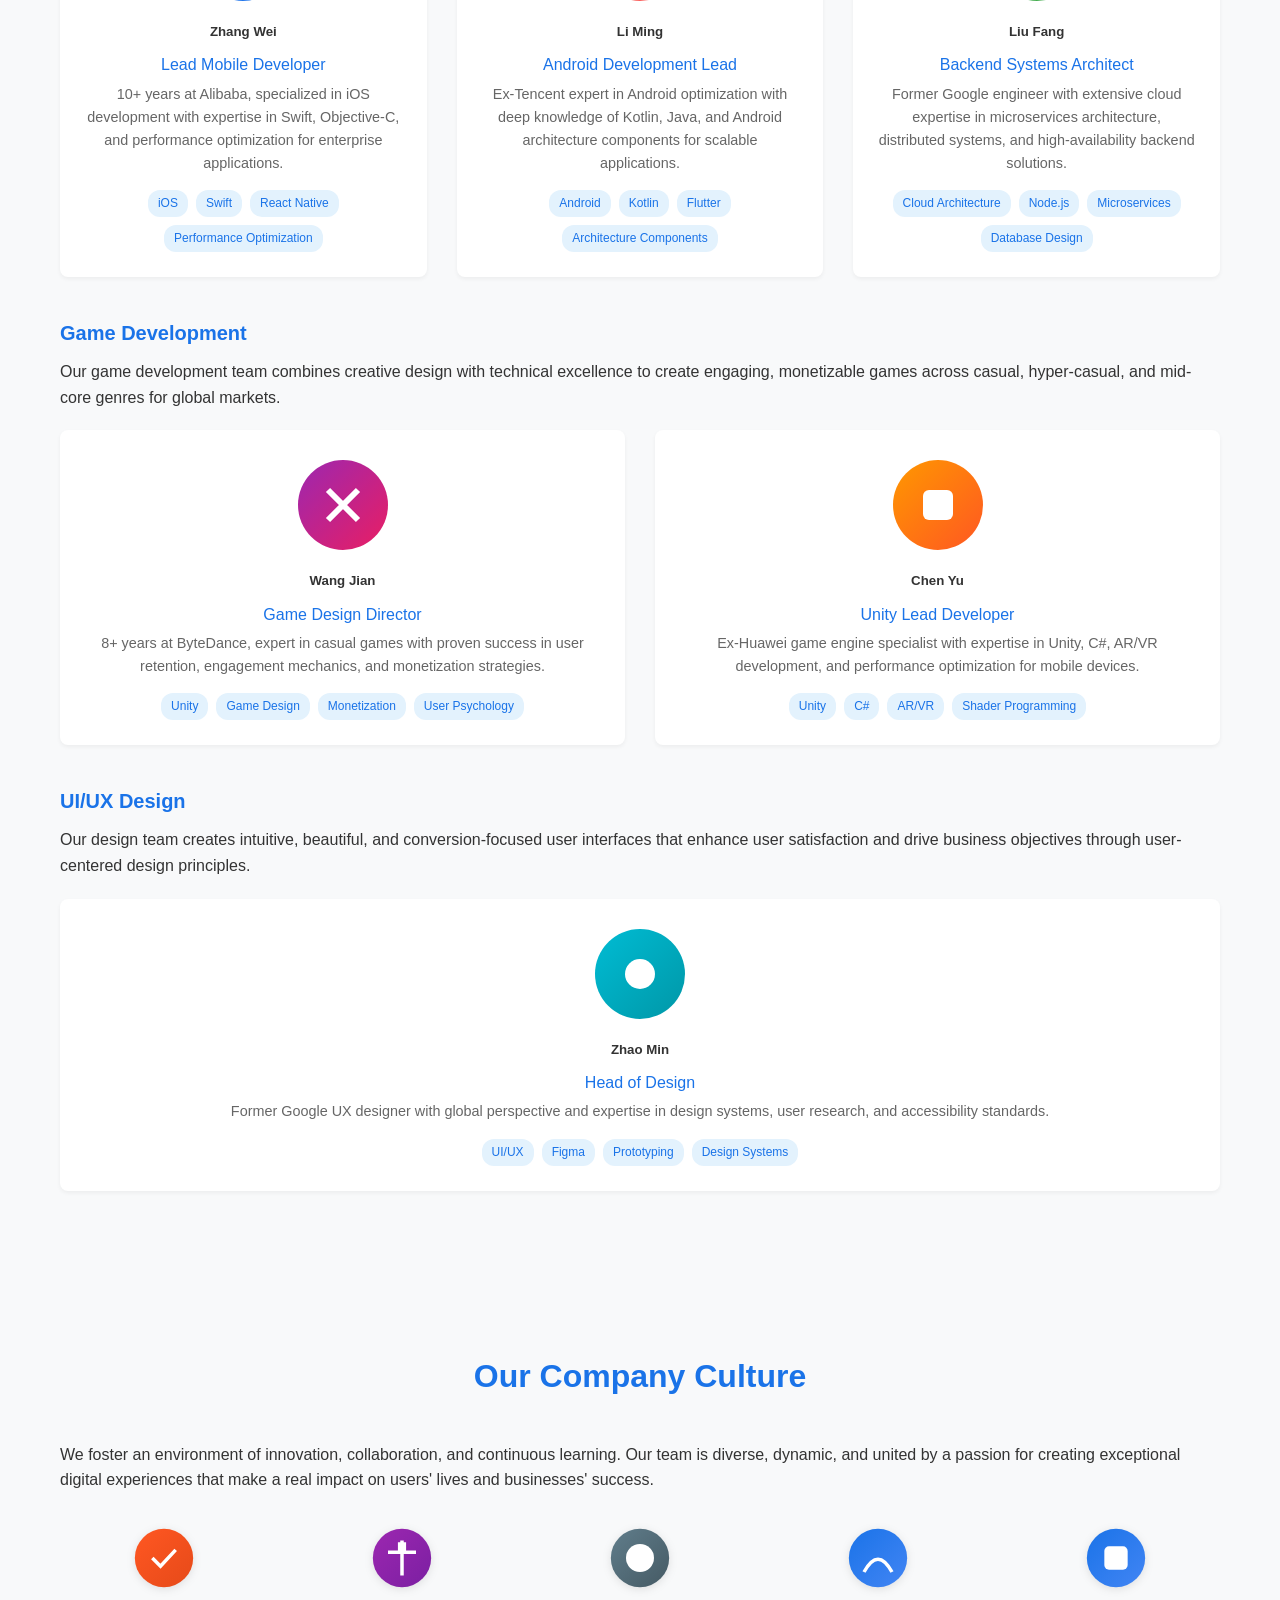
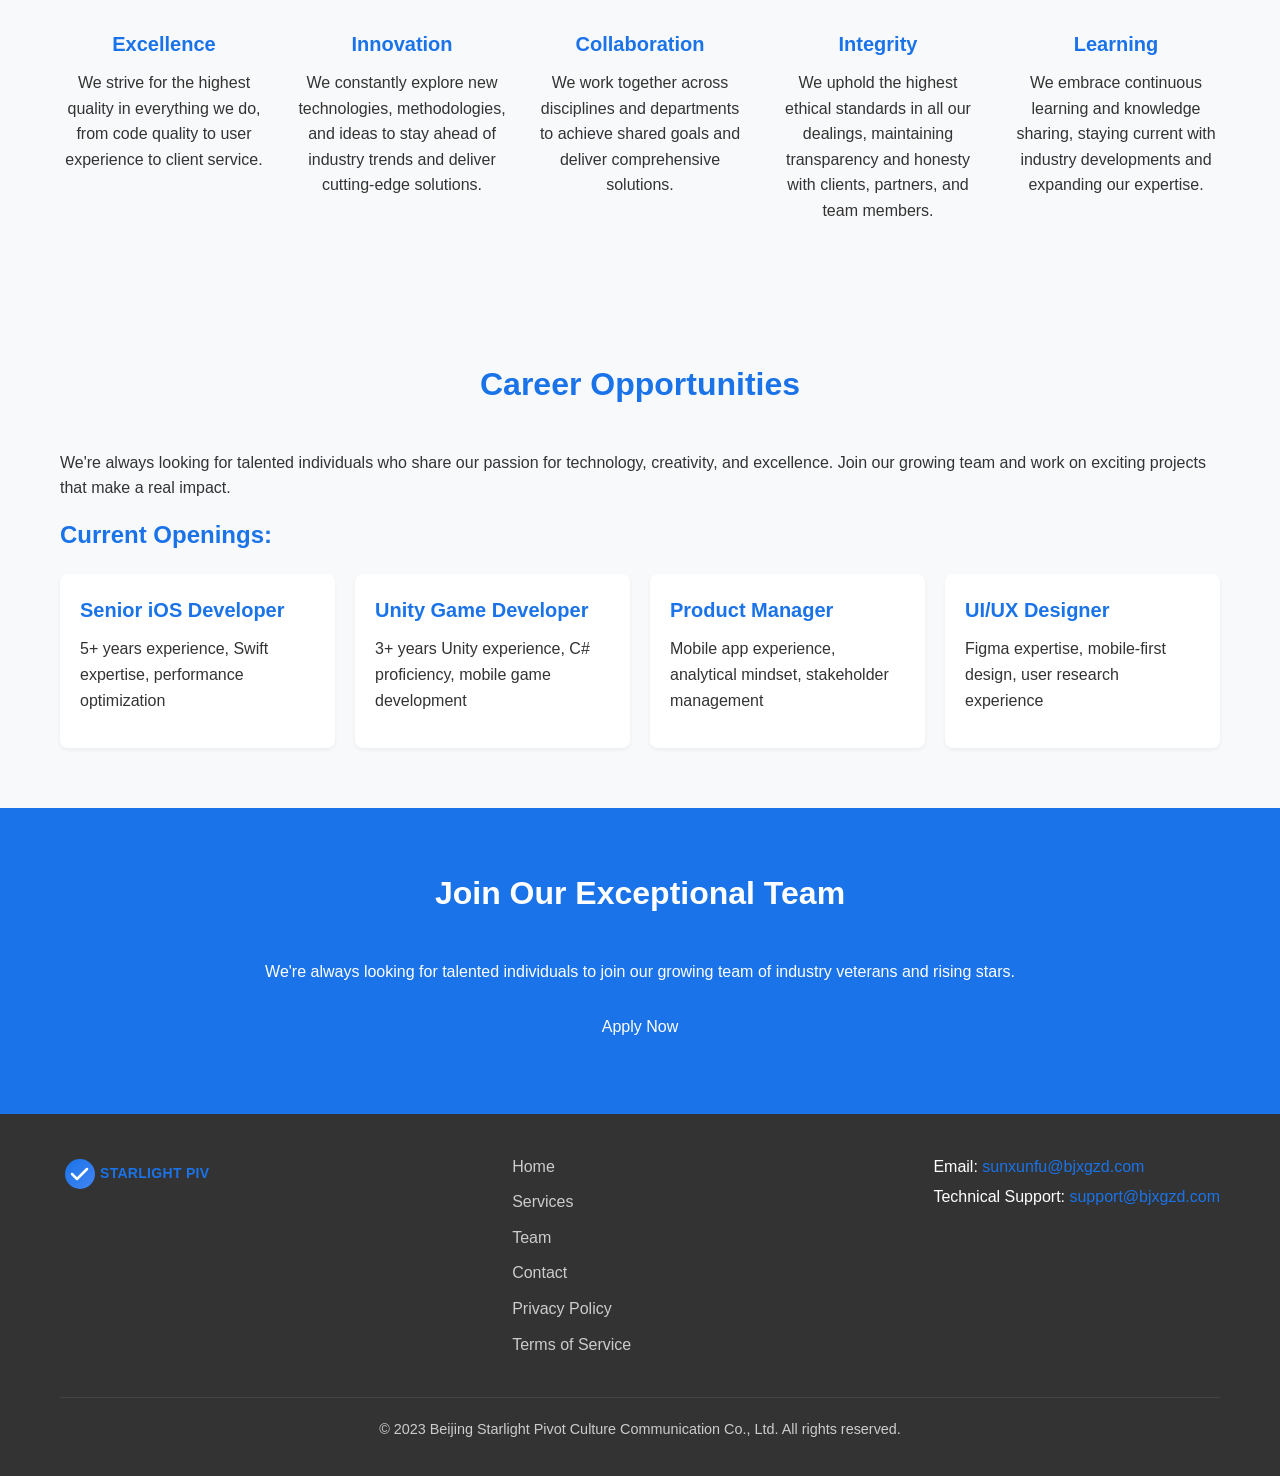
<file: team.html>
<!DOCTYPE html>
<html lang="en">
<head>
    <meta charset="UTF-8">
    <meta name="viewport" content="width=device-width, initial-scale=1.0">
    <meta name="description" content="Meet our exceptional team of experts from top tech companies like Alibaba, ByteDance, Google, Tencent, and Huawei with proven track records in mobile development">
    <meta name="keywords" content="mobile app development team, game development team, expert developers, Beijing Starlight Pivot team, tech professionals">
    <title>Our Team - Beijing Starlight Pivot Culture Communication Co., Ltd</title>
    <link rel="stylesheet" href="css/styles.css">
    <link rel="canonical" href="https://bjxgzd.com/team.html">
    <link rel="alternate" hreflang="en" href="https://bjxgzd.com/team.html">
    <link rel="alternate" hreflang="zh" href="https://bjxgzd.com/zh/team.html">
</head>
<body>
    <!-- Header -->
    <header class="header">
        <div class="container">
            <div class="logo">
                <svg width="180" height="50" viewBox="0 0 180 50">
                    <defs>
                        <linearGradient id="logoGradient" x1="0%" y1="0%" x2="100%" y2="100%">
                            <stop offset="0%" style="stop-color:#1a73e8;stop-opacity:1" />
                            <stop offset="100%" style="stop-color:#4285f4;stop-opacity:1" />
                        </linearGradient>
                        <filter id="logoGlow" x="-20%" y="-20%" width="140%" height="140%">
                            <feGaussianBlur in="SourceAlpha" stdDeviation="2" result="blur"/>
                            <feOffset dx="0" dy="1" result="offsetBlur"/>
                            <feComposite in="SourceAlpha" in2="offsetBlur" operator="out" result="outerGlow"/>
                            <feFlood flood-color="#1a73e8" flood-opacity="0.3" result="glowColor"/>
                            <feComposite in="glowColor" in2="outerGlow" operator="in" result="coloredGlow"/>
                            <feMerge>
                                <feMergeNode in="coloredGlow"/>
                                <feMergeNode in="SourceGraphic"/>
                            </feMerge>
                        </filter>
                    </defs>
                    <!-- Logo Icon -->
                    <circle cx="25" cy="25" r="20" fill="url(#logoGradient)" filter="url(#logoGlow)"/>
                    <path d="M15,25 L22,32 L35,18" stroke="white" stroke-width="3" fill="none" stroke-linecap="round" stroke-linejoin="round"/>
                    <!-- Logo Text -->
                    <text x="50" y="30" fill="#1a73e8" font-family="'Segoe UI', Tahoma, Geneva, Verdana, sans-serif" font-size="18" font-weight="700" letter-spacing="0.5">STARLIGHT PIVOT</text>
                </svg>
            </div>
            <nav class="nav">
                <ul>
                    <li><a href="index.html">Home</a></li>
                    <li><a href="services.html">Services</a></li>
                    <li><a href="team.html" class="active">Team</a></li>
                    <li><a href="contact.html">Contact</a></li>
                </ul>
            </nav>
        </div>
    </header>

    <!-- Hero Section -->
    <section class="hero">
        <div class="container">
            <h1>Our Expert Team</h1>
            <p>Industry leaders from Alibaba, ByteDance, Google, Tencent, and Huawei with combined experience delivering 100+ successful projects worldwide</p>
        </div>
    </section>

    <!-- Team Overview -->
    <section class="team-overview">
        <div class="container">
            <h2>Why Our Team Stands Out</h2>
            <p>Beijing Starlight Pivot is composed of experienced professionals who have worked at some of the world's leading technology companies. Our team brings together decades of experience in mobile application development, game design, digital operations, and business strategy. We combine technical excellence with business acumen to deliver solutions that not only work beautifully but also drive measurable business results.</p>
            
            <div class="team-stats">
                <div class="stat">
                    <div class="stat-number">50+</div>
                    <div class="stat-label">Team Members</div>
                </div>
                <div class="stat">
                    <div class="stat-number">10+</div>
                    <div class="stat-label">Years Average Experience</div>
                </div>
                <div class="stat">
                    <div class="stat-number">100+</div>
                    <div class="stat-label">Projects Completed</div>
                </div>
                <div class="stat">
                    <div class="stat-number">5</div>
                    <div class="stat-label">Major Tech Companies</div>
                </div>
                <div class="stat">
                    <div class="stat-number">20+</div>
                    <div class="stat-label">Countries Served</div>
                </div>
                <div class="stat">
                    <div class="stat-number">95%</div>
                    <div class="stat-label">Client Retention Rate</div>
                </div>
            </div>
        </div>
    </section>

    <!-- Departments -->
    <section class="departments">
        <div class="container">
            <h2>Our Specialized Departments</h2>
            
            <div class="department-tabs">
                <div class="tab active" data-tab="tech">
                    <h3>Technology Development Center</h3>
                </div>
                <div class="tab" data-tab="operations">
                    <h3>Operations Management Center</h3>
                </div>
                <div class="tab" data-tab="business">
                    <h3>Business Interaction Center</h3>
                </div>
            </div>

            <div class="tab-content active" id="tech">
                <div class="department-detail">
                    <h3>Technology Development Center</h3>
                    <p>Our R&D center is the backbone of our technical capabilities, responsible for developing innovative solutions and maintaining high-quality standards across all our projects. With expertise spanning mobile platforms, game engines, cloud infrastructure, and emerging technologies, our development team delivers robust, scalable, and future-proof solutions.</p>
                    
                    <div class="team-categories">
                        <div class="category">
                            <h4>Mobile App Development</h4>
                            <p>Specializing in native iOS and Android development as well as cross-platform solutions using React Native and Flutter, our mobile team creates applications that are fast, reliable, and provide exceptional user experiences.</p>
                            <div class="team-members">
                                <div class="team-member">
                                    <div class="member-avatar">
                                        <svg width="100" height="100" viewBox="0 0 100 100">
                                            <defs>
                                                <linearGradient id="grad1" x1="0%" y1="0%" x2="100%" y2="100%">
                                                    <stop offset="0%" style="stop-color:#4285f4;stop-opacity:1" />
                                                    <stop offset="100%" style="stop-color:#1a73e8;stop-opacity:1" />
                                                </linearGradient>
                                            </defs>
                                            <circle cx="50" cy="50" r="45" fill="url(#grad1)"/>
                                            <path d="M30,50 L45,65 L70,35" stroke="white" stroke-width="6" fill="none"/>
                                        </svg>
                                    </div>
                                    <h5>Zhang Wei</h5>
                                    <p class="title">Lead Mobile Developer</p>
                                    <p class="bio">10+ years at Alibaba, specialized in iOS development with expertise in Swift, Objective-C, and performance optimization for enterprise applications.</p>
                                    <div class="skills">
                                        <span class="skill">iOS</span>
                                        <span class="skill">Swift</span>
                                        <span class="skill">React Native</span>
                                        <span class="skill">Performance Optimization</span>
                                    </div>
                                </div>
                                
                                <div class="team-member">
                                    <div class="member-avatar">
                                        <svg width="100" height="100" viewBox="0 0 100 100">
                                            <defs>
                                                <linearGradient id="grad2" x1="0%" y1="0%" x2="100%" y2="100%">
                                                    <stop offset="0%" style="stop-color:#ea4335;stop-opacity:1" />
                                                    <stop offset="100%" style="stop-color:#ff6b6b;stop-opacity:1" />
                                                </linearGradient>
                                            </defs>
                                            <circle cx="50" cy="50" r="45" fill="url(#grad2)"/>
                                            <rect x="30" y="30" width="40" height="40" fill="white" rx="8"/>
                                        </svg>
                                    </div>
                                    <h5>Li Ming</h5>
                                    <p class="title">Android Development Lead</p>
                                    <p class="bio">Ex-Tencent expert in Android optimization with deep knowledge of Kotlin, Java, and Android architecture components for scalable applications.</p>
                                    <div class="skills">
                                        <span class="skill">Android</span>
                                        <span class="skill">Kotlin</span>
                                        <span class="skill">Flutter</span>
                                        <span class="skill">Architecture Components</span>
                                    </div>
                                </div>
                                
                                <div class="team-member">
                                    <div class="member-avatar">
                                        <svg width="100" height="100" viewBox="0 0 100 100">
                                            <defs>
                                                <linearGradient id="grad3" x1="0%" y1="0%" x2="100%" y2="100%">
                                                    <stop offset="0%" style="stop-color:#34a853;stop-opacity:1" />
                                                    <stop offset="100%" style="stop-color:#4caf50;stop-opacity:1" />
                                                </linearGradient>
                                            </defs>
                                            <circle cx="50" cy="50" r="45" fill="url(#grad3)"/>
                                            <circle cx="50" cy="50" r="20" fill="white"/>
                                        </svg>
                                    </div>
                                    <h5>Liu Fang</h5>
                                    <p class="title">Backend Systems Architect</p>
                                    <p class="bio">Former Google engineer with extensive cloud expertise in microservices architecture, distributed systems, and high-availability backend solutions.</p>
                                    <div class="skills">
                                        <span class="skill">Cloud Architecture</span>
                                        <span class="skill">Node.js</span>
                                        <span class="skill">Microservices</span>
                                        <span class="skill">Database Design</span>
                                    </div>
                                </div>
                            </div>
                        </div>
                        
                        <div class="category">
                            <h4>Game Development</h4>
                            <p>Our game development team combines creative design with technical excellence to create engaging, monetizable games across casual, hyper-casual, and mid-core genres for global markets.</p>
                            <div class="team-members">
                                <div class="team-member">
                                    <div class="member-avatar">
                                        <svg width="100" height="100" viewBox="0 0 100 100">
                                            <defs>
                                                <linearGradient id="grad4" x1="0%" y1="0%" x2="100%" y2="100%">
                                                    <stop offset="0%" style="stop-color:#9c27b0;stop-opacity:1" />
                                                    <stop offset="100%" style="stop-color:#e91e63;stop-opacity:1" />
                                                </linearGradient>
                                            </defs>
                                            <circle cx="50" cy="50" r="45" fill="url(#grad4)"/>
                                            <path d="M35,35 L65,65 M35,65 L65,35" stroke="white" stroke-width="6" fill="none"/>
                                        </svg>
                                    </div>
                                    <h5>Wang Jian</h5>
                                    <p class="title">Game Design Director</p>
                                    <p class="bio">8+ years at ByteDance, expert in casual games with proven success in user retention, engagement mechanics, and monetization strategies.</p>
                                    <div class="skills">
                                        <span class="skill">Unity</span>
                                        <span class="skill">Game Design</span>
                                        <span class="skill">Monetization</span>
                                        <span class="skill">User Psychology</span>
                                    </div>
                                </div>
                                
                                <div class="team-member">
                                    <div class="member-avatar">
                                        <svg width="100" height="100" viewBox="0 0 100 100">
                                            <defs>
                                                <linearGradient id="grad5" x1="0%" y1="0%" x2="100%" y2="100%">
                                                    <stop offset="0%" style="stop-color:#ff9800;stop-opacity:1" />
                                                    <stop offset="100%" style="stop-color:#ff5722;stop-opacity:1" />
                                                </linearGradient>
                                            </defs>
                                            <circle cx="50" cy="50" r="45" fill="url(#grad5)"/>
                                            <rect x="35" y="35" width="30" height="30" fill="white" rx="6"/>
                                        </svg>
                                    </div>
                                    <h5>Chen Yu</h5>
                                    <p class="title">Unity Lead Developer</p>
                                    <p class="bio">Ex-Huawei game engine specialist with expertise in Unity, C#, AR/VR development, and performance optimization for mobile devices.</p>
                                    <div class="skills">
                                        <span class="skill">Unity</span>
                                        <span class="skill">C#</span>
                                        <span class="skill">AR/VR</span>
                                        <span class="skill">Shader Programming</span>
                                    </div>
                                </div>
                            </div>
                        </div>
                        
                        <div class="category">
                            <h4>UI/UX Design</h4>
                            <p>Our design team creates intuitive, beautiful, and conversion-focused user interfaces that enhance user satisfaction and drive business objectives through user-centered design principles.</p>
                            <div class="team-members">
                                <div class="team-member">
                                    <div class="member-avatar">
                                        <svg width="100" height="100" viewBox="0 0 100 100">
                                            <defs>
                                                <linearGradient id="grad6" x1="0%" y1="0%" x2="100%" y2="100%">
                                                    <stop offset="0%" style="stop-color:#00bcd4;stop-opacity:1" />
                                                    <stop offset="100%" style="stop-color:#0097a7;stop-opacity:1" />
                                                </linearGradient>
                                            </defs>
                                            <circle cx="50" cy="50" r="45" fill="url(#grad6)"/>
                                            <circle cx="50" cy="50" r="15" fill="white"/>
                                        </svg>
                                    </div>
                                    <h5>Zhao Min</h5>
                                    <p class="title">Head of Design</p>
                                    <p class="bio">Former Google UX designer with global perspective and expertise in design systems, user research, and accessibility standards.</p>
                                    <div class="skills">
                                        <span class="skill">UI/UX</span>
                                        <span class="skill">Figma</span>
                                        <span class="skill">Prototyping</span>
                                        <span class="skill">Design Systems</span>
                                    </div>
                                </div>
                            </div>
                        </div>
                    </div>
                </div>
            </div>

            <div class="tab-content" id="operations">
                <div class="department-detail">
                    <h3>Operations Management Center</h3>
                    <p>Our operations team ensures smooth project execution, user acquisition strategies, and ongoing optimization of our products for maximum engagement and revenue. With data-driven approaches and agile methodologies, we continuously improve performance and deliver measurable results.</p>
                    
                    <div class="team-categories">
                        <div class="category">
                            <h4>Project Management</h4>
                            <p>Our project managers ensure seamless coordination between teams, timely delivery, and quality control through agile methodologies and effective communication.</p>
                            <div class="team-members">
                                <div class="team-member">
                                    <div class="member-avatar">
                                        <svg width="100" height="100" viewBox="0 0 100 100">
                                            <defs>
                                                <linearGradient id="grad7" x1="0%" y1="0%" x2="100%" y2="100%">
                                                    <stop offset="0%" style="stop-color:#795548;stop-opacity:1" />
                                                    <stop offset="100%" style="stop-color:#5d4037;stop-opacity:1" />
                                                </linearGradient>
                                            </defs>
                                            <circle cx="50" cy="50" r="45" fill="url(#grad7)"/>
                                            <path d="M40,40 L60,60 M40,60 L60,40" stroke="white" stroke-width="6" fill="none"/>
                                        </svg>
                                    </div>
                                    <h5>Lin Qiang</h5>
                                    <p class="title">Operations Director</p>
                                    <p class="bio">15+ years in digital operations from Alibaba with expertise in scaling operations, process optimization, and team leadership across multiple markets.</p>
                                    <div class="skills">
                                        <span class="skill">Project Management</span>
                                        <span class="skill">Agile Methodology</span>
                                        <span class="skill">Team Leadership</span>
                                        <span class="skill">Process Optimization</span>
                                    </div>
                                </div>
                                
                                <div class="team-member">
                                    <div class="member-avatar">
                                        <svg width="100" height="100" viewBox="0 0 100 100">
                                            <defs>
                                                <linearGradient id="grad8" x1="0%" y1="0%" x2="100%" y2="100%">
                                                    <stop offset="0%" style="stop-color:#607d8b;stop-opacity:1" />
                                                    <stop offset="100%" style="stop-color:#455a64;stop-opacity:1" />
                                                </linearGradient>
                                            </defs>
                                            <circle cx="50" cy="50" r="45" fill="url(#grad8)"/>
                                            <rect x="35" y="35" width="30" height="30" fill="white" rx="6"/>
                                        </svg>
                                    </div>
                                    <h5>Liu Mei</h5>
                                    <p class="title">Product Manager</p>
                                    <p class="bio">Ex-Tencent product specialist with strong background in product strategy, market analysis, and feature prioritization for mobile applications.</p>
                                    <div class="skills">
                                        <span class="skill">Product Management</span>
                                        <span class="skill">Strategy</span>
                                        <span class="skill">Analytics</span>
                                        <span class="skill">Market Research</span>
                                    </div>
                                </div>
                            </div>
                        </div>
                        
                        <div class="category">
                            <h4>Growth & Marketing</h4>
                            <p>Our growth team specializes in user acquisition, retention, and monetization strategies that drive sustainable business growth through data-driven marketing approaches.</p>
                            <div class="team-members">
                                <div class="team-member">
                                    <div class="member-avatar">
                                        <svg width="100" height="100" viewBox="0 0 100 100">
                                            <defs>
                                                <linearGradient id="grad9" x1="0%" y1="0%" x2="100%" y2="100%">
                                                    <stop offset="0%" style="stop-color:#cddc39;stop-opacity:1" />
                                                    <stop offset="100%" style="stop-color:#afb42b;stop-opacity:1" />
                                                </linearGradient>
                                            </defs>
                                            <circle cx="50" cy="50" r="45" fill="url(#grad9)"/>
                                            <circle cx="50" cy="50" r="18" fill="white"/>
                                        </svg>
                                    </div>
                                    <h5>Zhou Peng</h5>
                                    <p class="title">Growth Marketing Lead</p>
                                    <p class="bio">ByteDance growth expert with global experience in user acquisition, ASO, paid advertising, and viral marketing strategies across multiple platforms.</p>
                                    <div class="skills">
                                        <span class="skill">Growth Marketing</span>
                                        <span class="skill">ASO</span>
                                        <span class="skill">User Acquisition</span>
                                        <span class="skill">Paid Advertising</span>
                                    </div>
                                </div>
                                
                                <div class="team-member">
                                    <div class="member-avatar">
                                        <svg width="100" height="100" viewBox="0 0 100 100">
                                            <defs>
                                                <linearGradient id="grad10" x1="0%" y1="0%" x2="100%" y2="100%">
                                                    <stop offset="0%" style="stop-color:#ffc107;stop-opacity:1" />
                                                    <stop offset="100%" style="stop-color:#ff9800;stop-opacity:1" />
                                                </linearGradient>
                                            </defs>
                                            <circle cx="50" cy="50" r="45" fill="url(#grad10)"/>
                                            <path d="M40,40 L60,60 M40,60 L60,40" stroke="white" stroke-width="6" fill="none"/>
                                        </svg>
                                    </div>
                                    <h5>Wang Na</h5>
                                    <p class="title">Data Analyst</p>
                                    <p class="bio">Ex-Google data scientist specializing in behavioral analytics, A/B testing, predictive modeling, and data visualization for business intelligence.</p>
                                    <div class="skills">
                                        <span class="skill">Data Analytics</span>
                                        <span class="skill">Business Intelligence</span>
                                        <span class="skill">Machine Learning</span>
                                        <span class="skill">A/B Testing</span>
                                    </div>
                                </div>
                            </div>
                        </div>
                    </div>
                </div>
            </div>

            <div class="tab-content" id="business">
                <div class="department-detail">
                    <h3>Business Interaction Center</h3>
                    <p>Our business team handles client relationships, partnership development, and commercial strategy to ensure mutually beneficial collaborations for all parties. We focus on understanding client needs, aligning business objectives, and creating win-win partnerships.</p>
                    
                    <div class="team-categories">
                        <div class="category">
                            <h4>Client Relations</h4>
                            <p>Our client relations team builds strong partnerships through excellent communication, proactive problem-solving, and dedicated account management.</p>
                            <div class="team-members">
                                <div class="team-member">
                                    <div class="member-avatar">
                                        <svg width="100" height="100" viewBox="0 0 100 100">
                                            <defs>
                                                <linearGradient id="grad11" x1="0%" y1="0%" x2="100%" y2="100%">
                                                    <stop offset="0%" style="stop-color:#e91e63;stop-opacity:1" />
                                                    <stop offset="100%" style="stop-color:#ad1457;stop-opacity:1" />
                                                </linearGradient>
                                            </defs>
                                            <circle cx="50" cy="50" r="45" fill="url(#grad11)"/>
                                            <rect x="35" y="35" width="30" height="30" fill="white" rx="6"/>
                                        </svg>
                                    </div>
                                    <h5>Sun Xunfu</h5>
                                    <p class="title">CEO & Business Development</p>
                                    <p class="bio">15+ years in tech leadership across Asia with extensive experience in strategic partnerships, business development, and international expansion.</p>
                                    <div class="skills">
                                        <span class="skill">Strategic Leadership</span>
                                        <span class="skill">Partnerships</span>
                                        <span class="skill">Management</span>
                                        <span class="skill">International Business</span>
                                    </div>
                                </div>
                                
                                <div class="team-member">
                                    <div class="member-avatar">
                                        <svg width="100" height="100" viewBox="0 0 100 100">
                                            <defs>
                                                <linearGradient id="grad12" x1="0%" y1="0%" x2="100%" y2="100%">
                                                    <stop offset="0%" style="stop-color:#03a9f4;stop-opacity:1" />
                                                    <stop offset="100%" style="stop-color:#0288d1;stop-opacity:1" />
                                                </linearGradient>
                                            </defs>
                                            <circle cx="50" cy="50" r="45" fill="url(#grad12)"/>
                                            <circle cx="50" cy="50" r="20" fill="white"/>
                                        </svg>
                                    </div>
                                    <h5>Jenny Zhang</h5>
                                    <p class="title">Client Success Manager</p>
                                    <p class="bio">Ex-Tencent account specialist focused on client satisfaction, retention, and maximizing value delivery through proactive relationship management.</p>
                                    <div class="skills">
                                        <span class="skill">Client Management</span>
                                        <span class="skill">Communication</span>
                                        <span class="skill">Problem Solving</span>
                                        <span class="skill">Relationship Building</span>
                                    </div>
                                </div>
                            </div>
                        </div>
                        
                        <div class="category">
                            <h4>Strategic Partnerships</h4>
                            <p>Our partnership team identifies and develops strategic alliances that create mutual value and expand our collective capabilities in the market.</p>
                            <div class="team-members">
                                <div class="team-member">
                                    <div class="member-avatar">
                                        <svg width="100" height="100" viewBox="0 0 100 100">
                                            <defs>
                                                <linearGradient id="grad13" x1="0%" y1="0%" x2="100%" y2="100%">
                                                    <stop offset="0%" style="stop-color:#4caf50;stop-opacity:1" />
                                                    <stop offset="100%" style="stop-color:#388e3c;stop-opacity:1" />
                                                </linearGradient>
                                            </defs>
                                            <circle cx="50" cy="50" r="45" fill="url(#grad13)"/>
                                            <path d="M40,40 L60,60 M40,60 L60,40" stroke="white" stroke-width="6" fill="none"/>
                                        </svg>
                                    </div>
                                    <h5>David Liu</h5>
                                    <p class="title">Partnership Director</p>
                                    <p class="bio">Ex-ByteDance business development expert with proven track record in establishing strategic partnerships, joint ventures, and ecosystem collaborations.</p>
                                    <div class="skills">
                                        <span class="skill">Strategic Partnerships</span>
                                        <span class="skill">B2B Sales</span>
                                        <span class="skill">Negotiation</span>
                                        <span class="skill">Ecosystem Development</span>
                                    </div>
                                </div>
                            </div>
                        </div>
                    </div>
                </div>
            </div>
        </div>
    </section>

    <!-- Culture Section -->
    <section class="team-culture">
        <div class="container">
            <h2>Our Company Culture</h2>
            <p>We foster an environment of innovation, collaboration, and continuous learning. Our team is diverse, dynamic, and united by a passion for creating exceptional digital experiences that make a real impact on users' lives and businesses' success.</p>
            
            <div class="culture-values">
                <div class="value">
                    <div class="value-icon">
                        <svg width="60" height="60" viewBox="0 0 60 60">
                            <defs>
                                <linearGradient id="grad14" x1="0%" y1="0%" x2="100%" y2="100%">
                                    <stop offset="0%" style="stop-color:#ff5722;stop-opacity:1" />
                                    <stop offset="100%" style="stop-color:#e64a19;stop-opacity:1" />
                                </linearGradient>
                            </defs>
                            <circle cx="30" cy="30" r="25" fill="url(#grad14)"/>
                            <path d="M20,30 L27,37 L40,23" stroke="white" stroke-width="3" fill="none"/>
                        </svg>
                    </div>
                    <h4>Excellence</h4>
                    <p>We strive for the highest quality in everything we do, from code quality to user experience to client service.</p>
                </div>
                
                <div class="value">
                    <div class="value-icon">
                        <svg width="60" height="60" viewBox="0 0 60 60">
                            <defs>
                                <linearGradient id="grad15" x1="0%" y1="0%" x2="100%" y2="100%">
                                    <stop offset="0%" style="stop-color:#9c27b0;stop-opacity:1" />
                                    <stop offset="100%" style="stop-color:#7b1fa2;stop-opacity:1" />
                                </linearGradient>
                            </defs>
                            <circle cx="30" cy="30" r="25" fill="url(#grad15)"/>
                            <path d="M18,25 L28,25 L28,18 L32,18 L32,25 L42,25 M30,15 L30,45" stroke="white" stroke-width="3"/>
                        </svg>
                    </div>
                    <h4>Innovation</h4>
                    <p>We constantly explore new technologies, methodologies, and ideas to stay ahead of industry trends and deliver cutting-edge solutions.</p>
                </div>
                
                <div class="value">
                    <div class="value-icon">
                        <svg width="60" height="60" viewBox="0 0 60 60">
                            <defs>
                                <linearGradient id="grad16" x1="0%" y1="0%" x2="100%" y2="100%">
                                    <stop offset="0%" style="stop-color:#607d8b;stop-opacity:1" />
                                    <stop offset="100%" style="stop-color:#455a64;stop-opacity:1" />
                                </linearGradient>
                            </defs>
                            <circle cx="30" cy="30" r="25" fill="url(#grad16)"/>
                            <circle cx="30" cy="30" r="12" fill="white"/>
                        </svg>
                    </div>
                    <h4>Collaboration</h4>
                    <p>We work together across disciplines and departments to achieve shared goals and deliver comprehensive solutions.</p>
                </div>
                
                <div class="value">
                    <div class="value-icon">
                        <svg width="60" height="60" viewBox="0 0 60 60">
                            <defs>
                                <linearGradient id="grad17" x1="0%" y1="0%" x2="100%" y2="100%">
                                    <stop offset="0%" style="stop-color:#1a73e8;stop-opacity:1" />
                                    <stop offset="100%" style="stop-color:#4285f4;stop-opacity:1" />
                                </linearGradient>
                            </defs>
                            <circle cx="30" cy="30" r="25" fill="url(#grad17)"/>
                            <path d="M18,42 Q30,20 42,42" stroke="white" stroke-width="3" fill="none"/>
                        </svg>
                    </div>
                    <h4>Integrity</h4>
                    <p>We uphold the highest ethical standards in all our dealings, maintaining transparency and honesty with clients, partners, and team members.</p>
                </div>
                
                <div class="value">
                    <div class="value-icon">
                        <svg width="60" height="60" viewBox="0 0 60 60">
                            <defs>
                                <linearGradient id="grad18" x1="0%" y1="0%" x2="100%" y2="100%">
                                    <stop offset="0%" style="stop-color:#1a73e8;stop-opacity:1" />
                                    <stop offset="100%" style="stop-color:#4285f4;stop-opacity:1" />
                                </linearGradient>
                            </defs>
                            <circle cx="30" cy="30" r="25" fill="url(#grad18)"/>
                            <rect x="20" y="20" width="20" height="20" fill="white" rx="4"/>
                        </svg>
                    </div>
                    <h4>Learning</h4>
                    <p>We embrace continuous learning and knowledge sharing, staying current with industry developments and expanding our expertise.</p>
                </div>
            </div>
        </div>
    </section>

    <!-- Career Opportunities -->
    <section class="career-opportunities">
        <div class="container">
            <h2>Career Opportunities</h2>
            <p>We're always looking for talented individuals who share our passion for technology, creativity, and excellence. Join our growing team and work on exciting projects that make a real impact.</p>
            
            <div class="open-positions">
                <h3>Current Openings:</h3>
                <div class="positions-grid">
                    <div class="position">
                        <h4>Senior iOS Developer</h4>
                        <p>5+ years experience, Swift expertise, performance optimization</p>
                    </div>
                    <div class="position">
                        <h4>Unity Game Developer</h4>
                        <p>3+ years Unity experience, C# proficiency, mobile game development</p>
                    </div>
                    <div class="position">
                        <h4>Product Manager</h4>
                        <p>Mobile app experience, analytical mindset, stakeholder management</p>
                    </div>
                    <div class="position">
                        <h4>UI/UX Designer</h4>
                        <p>Figma expertise, mobile-first design, user research experience</p>
                    </div>
                </div>
            </div>
        </div>
    </section>

    <!-- CTA Section -->
    <section class="cta">
        <div class="container">
            <h2>Join Our Exceptional Team</h2>
            <p>We're always looking for talented individuals to join our growing team of industry veterans and rising stars.</p>
            <a href="contact.html" class="btn primary">Apply Now</a>
        </div>
    </section>

    <!-- Footer -->
    <footer class="footer">
        <div class="container">
            <div class="footer-content">
                <div class="footer-logo">
                    <svg width="150" height="40" viewBox="0 0 150 40">
                        <defs>
                            <linearGradient id="footerLogoGradient" x1="0%" y1="0%" x2="100%" y2="100%">
                                <stop offset="0%" style="stop-color:#1a73e8;stop-opacity:1" />
                                <stop offset="100%" style="stop-color:#4285f4;stop-opacity:1" />
                            </linearGradient>
                        </defs>
                        <!-- Footer Logo Icon -->
                        <circle cx="20" cy="20" r="15" fill="url(#footerLogoGradient)"/>
                        <path d="M12,20 L17,25 L27,15" stroke="white" stroke-width="2.5" fill="none" stroke-linecap="round" stroke-linejoin="round"/>
                        <!-- Footer Logo Text -->
                        <text x="40" y="24" fill="#1a73e8" font-family="'Segoe UI', Tahoma, Geneva, Verdana, sans-serif" font-size="14" font-weight="700" letter-spacing="0.3">STARLIGHT PIVOT</text>
                    </svg>
                </div>
                <div class="footer-links">
                    <ul>
                        <li><a href="index.html">Home</a></li>
                        <li><a href="services.html">Services</a></li>
                        <li><a href="team.html">Team</a></li>
                        <li><a href="contact.html">Contact</a></li>
                        <li><a href="privacy.html">Privacy Policy</a></li>
                        <li><a href="terms.html">Terms of Service</a></li>
                    </ul>
                </div>
                <div class="footer-contact">
                    <p>Email: <a href="mailto:sunxunfu@bjxgzd.com">sunxunfu@bjxgzd.com</a></p>
                    <p>Technical Support: <a href="mailto:support@bjxgzd.com">support@bjxgzd.com</a></p>
                </div>
            </div>
            <div class="footer-bottom">
                <p>&copy; 2023 Beijing Starlight Pivot Culture Communication Co., Ltd. All rights reserved.</p>
            </div>
        </div>
    </footer>

    <script src="js/main.js"></script>
    <script>
        // Tab functionality
        document.querySelectorAll('.tab').forEach(tab => {
            tab.addEventListener('click', function() {
                // Remove active class from all tabs and contents
                document.querySelectorAll('.tab').forEach(t => t.classList.remove('active'));
                document.querySelectorAll('.tab-content').forEach(c => c.classList.remove('active'));
                
                // Add active class to clicked tab
                this.classList.add('active');
                
                // Show corresponding content
                const tabId = this.getAttribute('data-tab');
                document.getElementById(tabId).classList.add('active');
            });
        });
    </script>
</body>
</html>
</file>
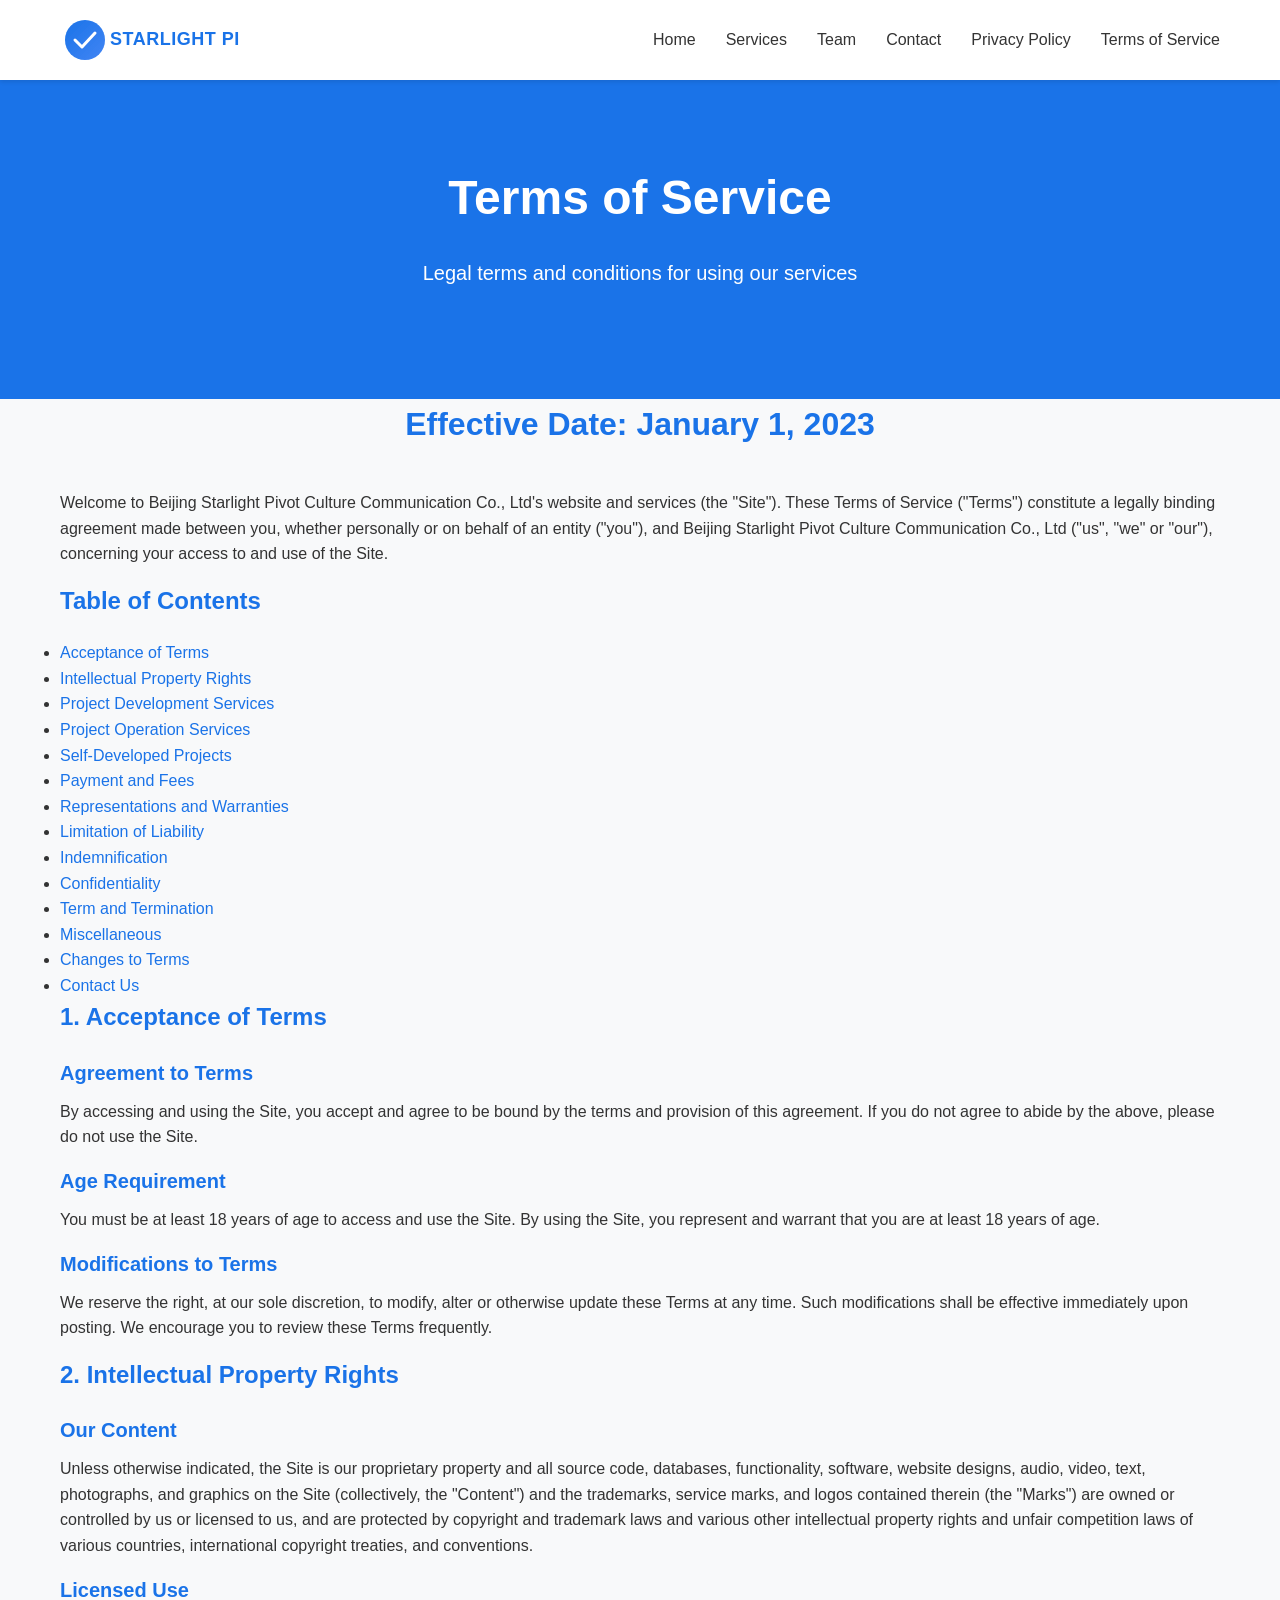
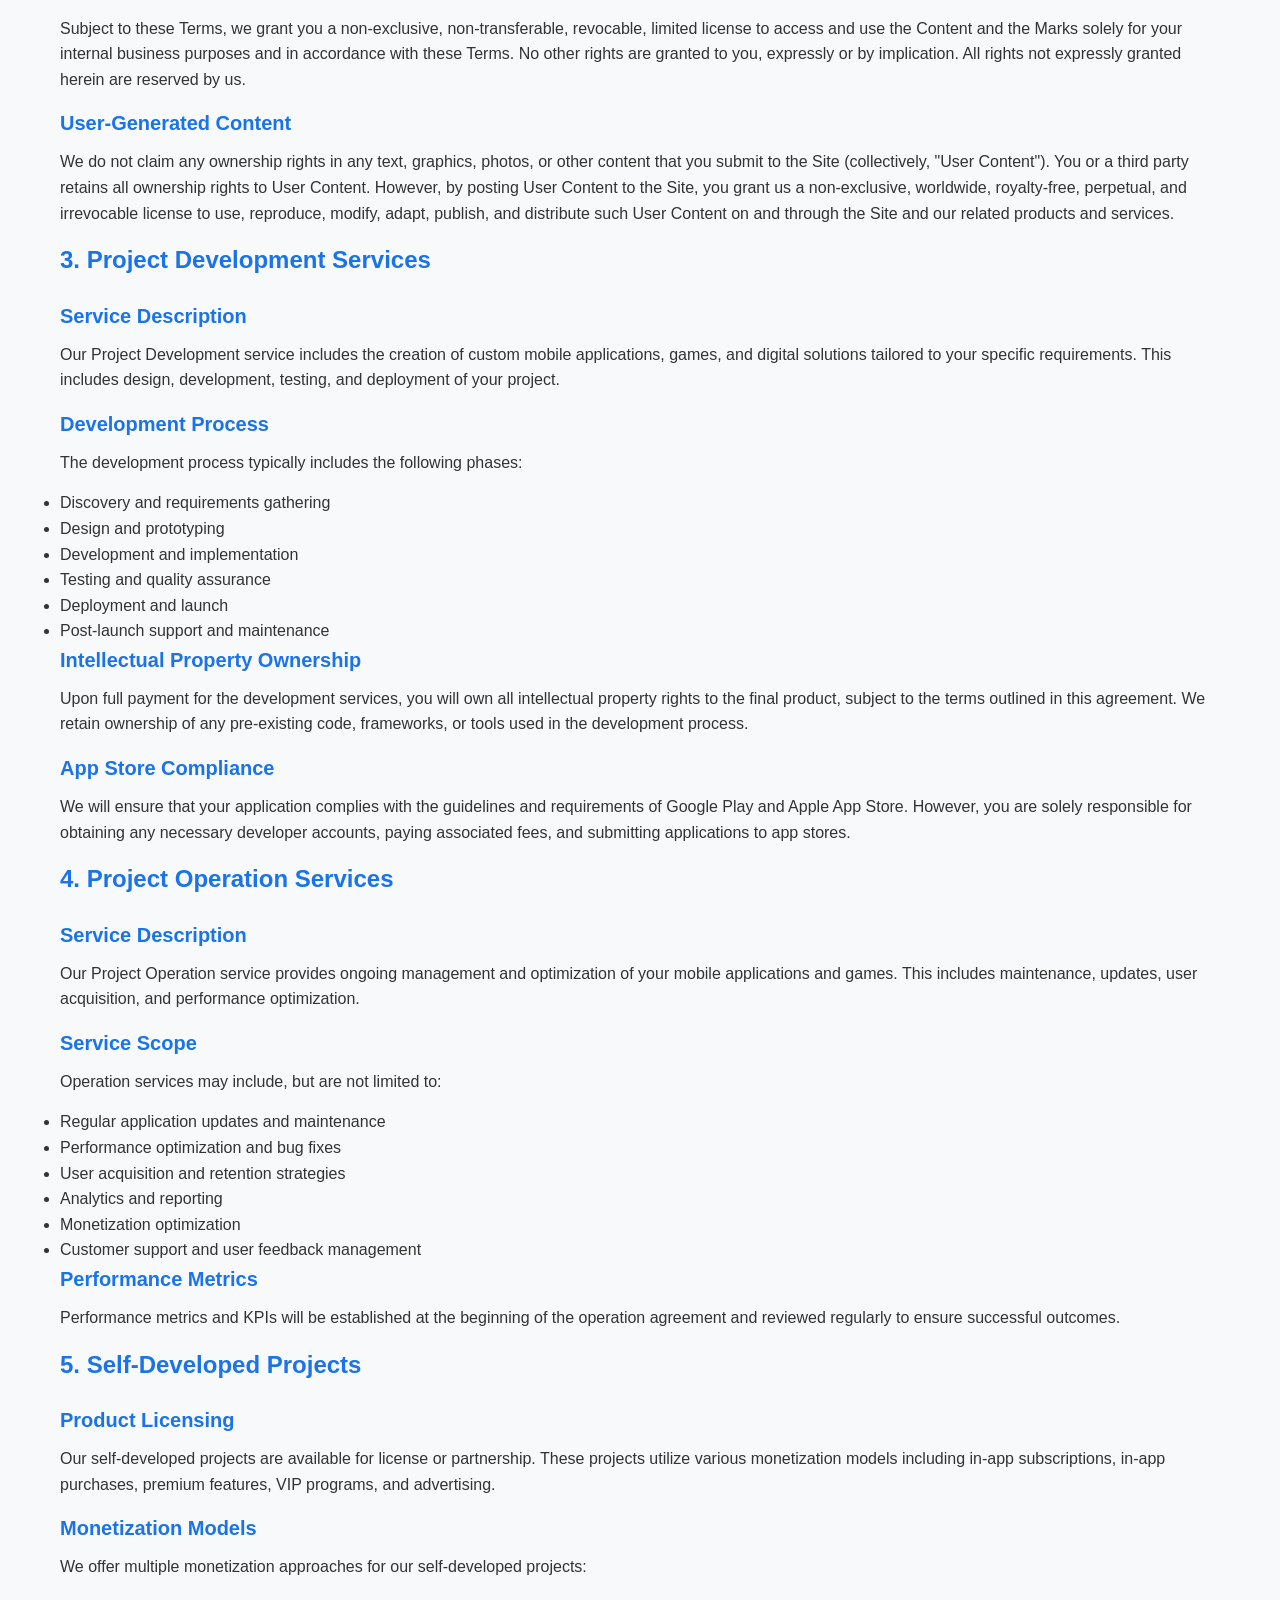
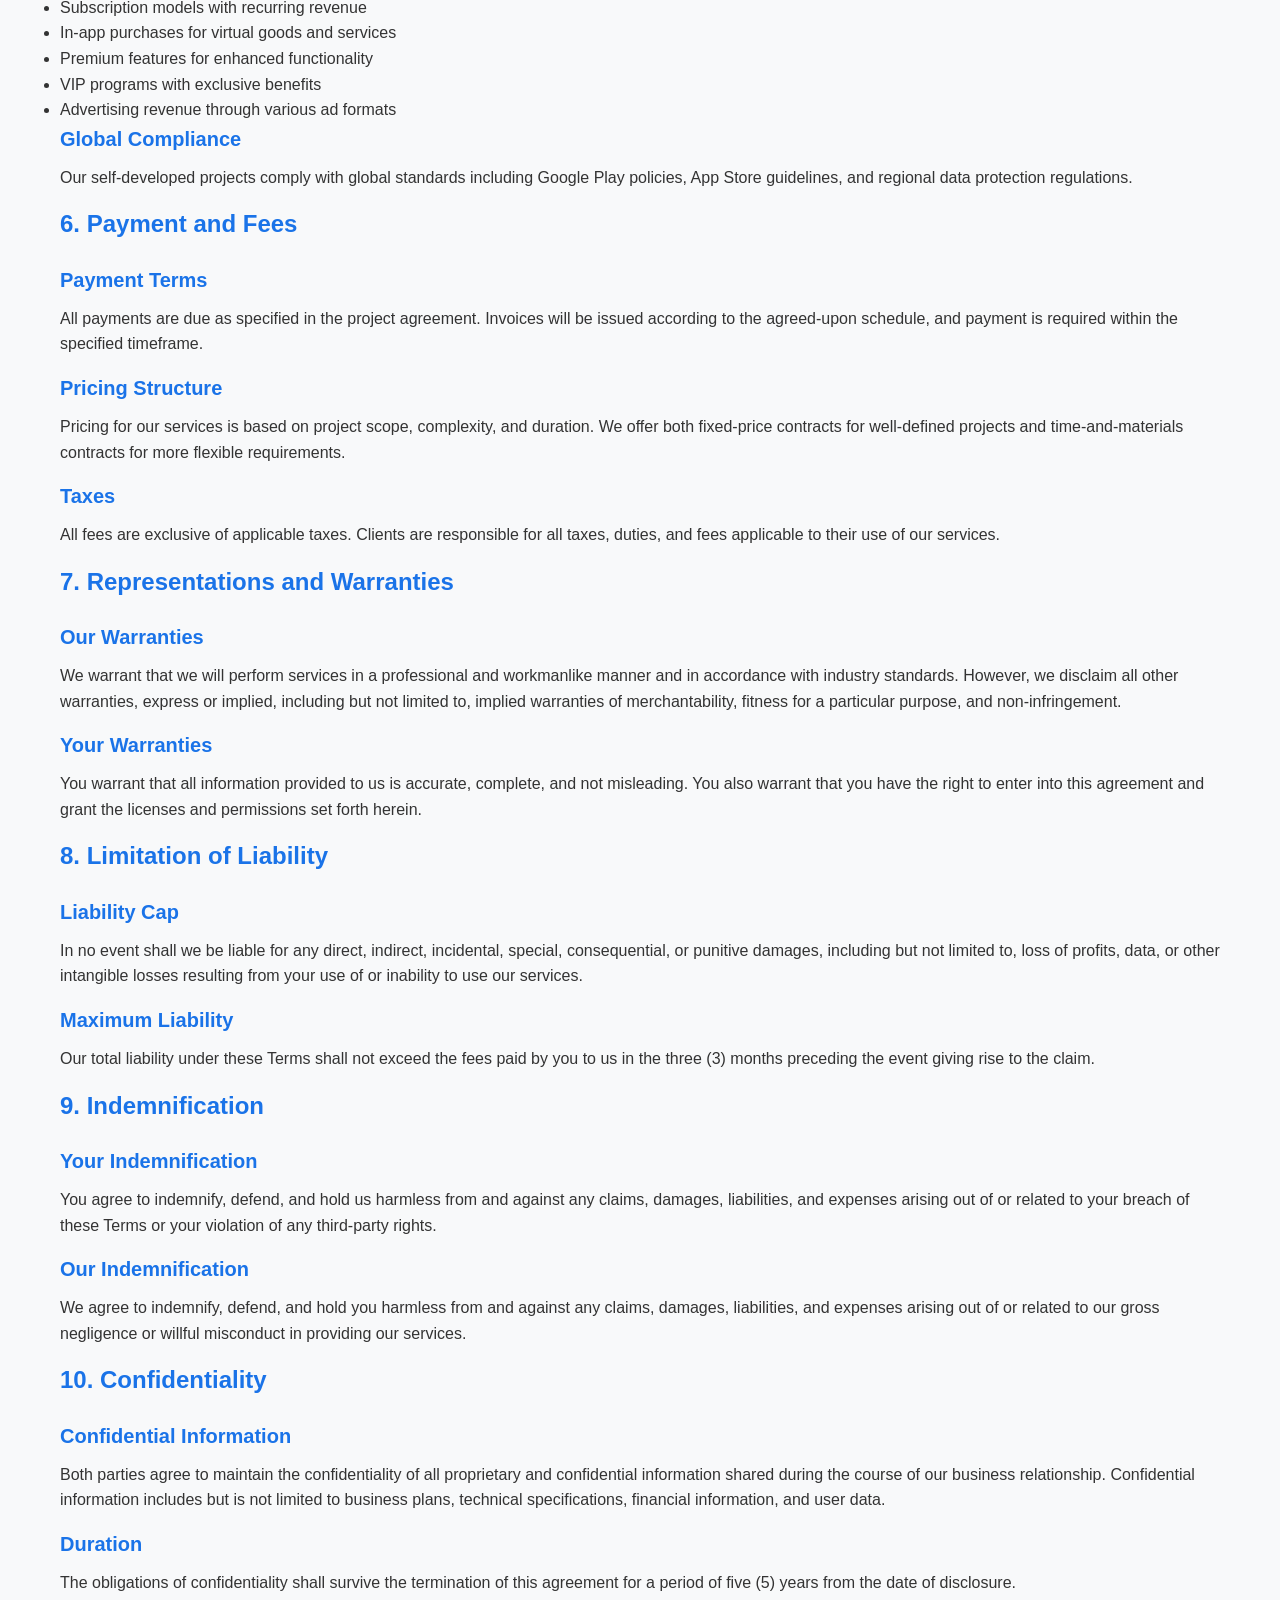
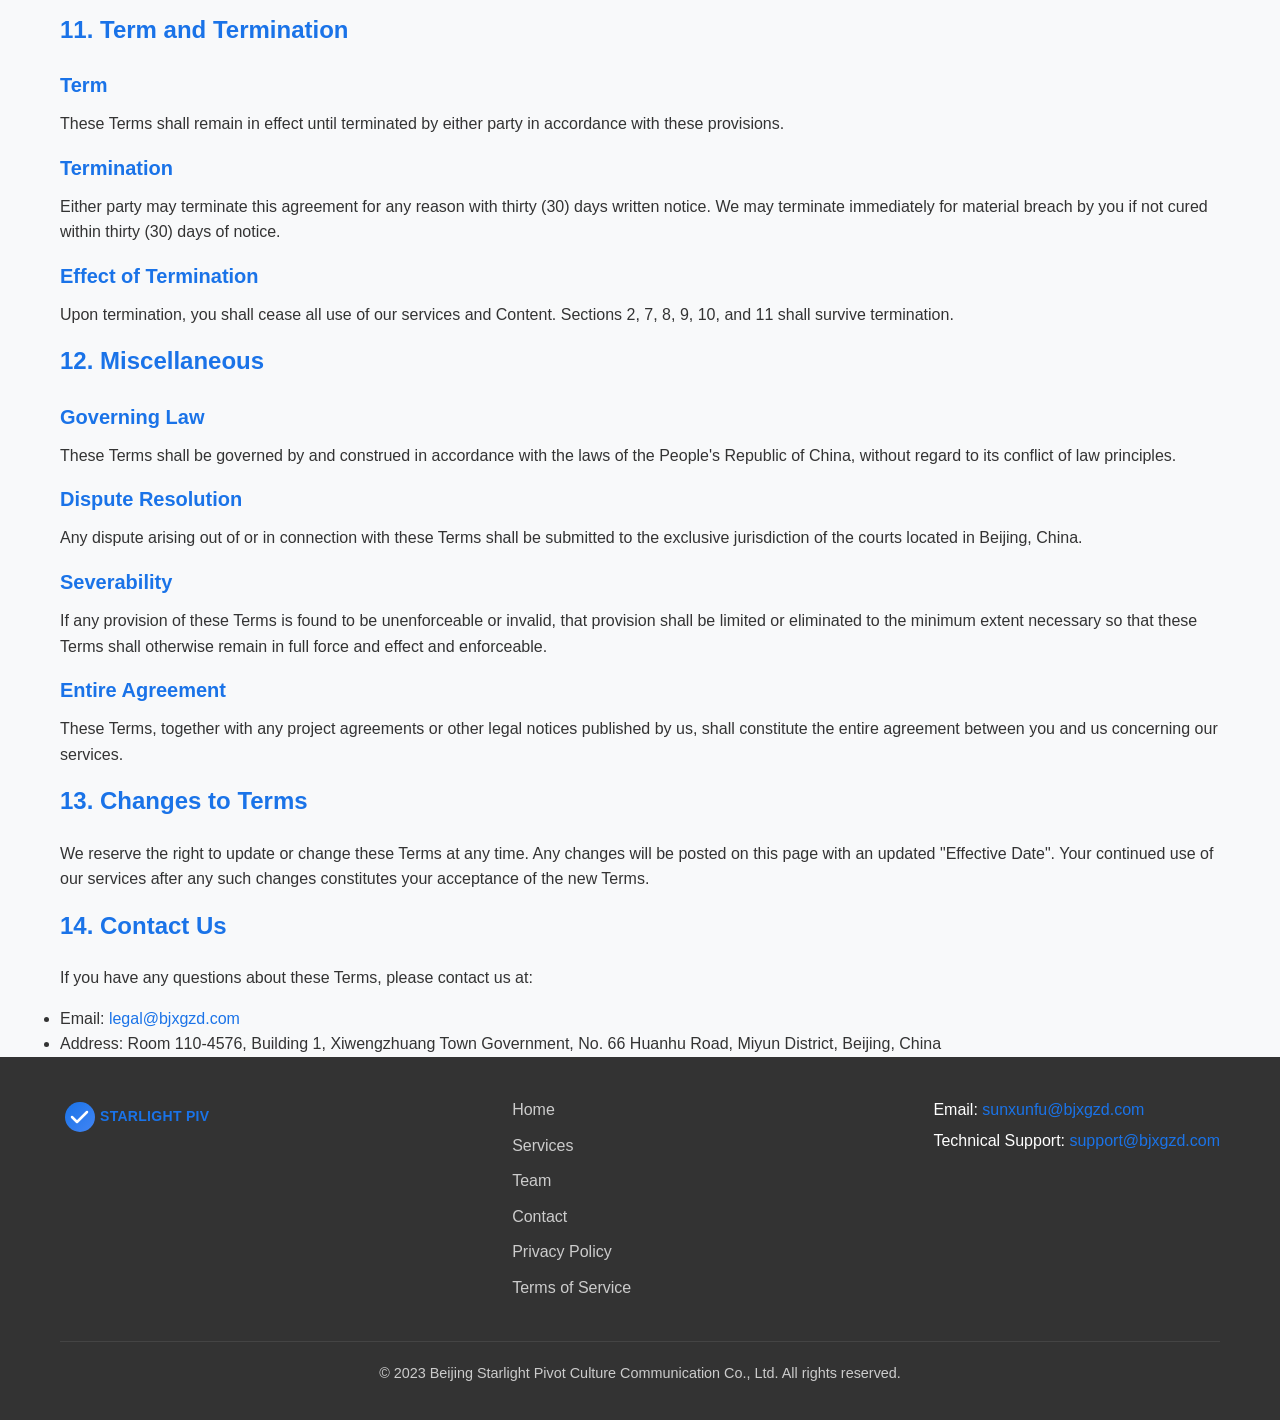
<file: terms.html>
<!DOCTYPE html>
<html lang="en">
<head>
    <meta charset="UTF-8">
    <meta name="viewport" content="width=device-width, initial-scale=1.0">
    <meta name="description" content="Terms of Service for Beijing Starlight Pivot Culture Communication Co., Ltd - Legal terms and conditions for using our services">
    <meta name="keywords" content="terms of service, legal terms, terms and conditions, Beijing Starlight Pivot">
    <title>Terms of Service - Beijing Starlight Pivot Culture Communication Co., Ltd</title>
    <link rel="stylesheet" href="css/styles.css">
    <link rel="canonical" href="https://bjxgzd.com/terms.html">
    <link rel="alternate" hreflang="en" href="https://bjxgzd.com/terms.html">
    <link rel="alternate" hreflang="zh" href="https://bjxgzd.com/zh/terms.html">
</head>
<body>
    <!-- Header -->
    <header class="header">
        <div class="container">
            <div class="logo">
                <svg width="180" height="50" viewBox="0 0 180 50">
                    <defs>
                        <linearGradient id="logoGradient" x1="0%" y1="0%" x2="100%" y2="100%">
                            <stop offset="0%" style="stop-color:#1a73e8;stop-opacity:1" />
                            <stop offset="100%" style="stop-color:#4285f4;stop-opacity:1" />
                        </linearGradient>
                        <filter id="logoGlow" x="-20%" y="-20%" width="140%" height="140%">
                            <feGaussianBlur in="SourceAlpha" stdDeviation="2" result="blur"/>
                            <feOffset dx="0" dy="1" result="offsetBlur"/>
                            <feComposite in="SourceAlpha" in2="offsetBlur" operator="out" result="outerGlow"/>
                            <feFlood flood-color="#1a73e8" flood-opacity="0.3" result="glowColor"/>
                            <feComposite in="glowColor" in2="outerGlow" operator="in" result="coloredGlow"/>
                            <feMerge>
                                <feMergeNode in="coloredGlow"/>
                                <feMergeNode in="SourceGraphic"/>
                            </feMerge>
                        </filter>
                    </defs>
                    <!-- Logo Icon -->
                    <circle cx="25" cy="25" r="20" fill="url(#logoGradient)" filter="url(#logoGlow)"/>
                    <path d="M15,25 L22,32 L35,18" stroke="white" stroke-width="3" fill="none" stroke-linecap="round" stroke-linejoin="round"/>
                    <!-- Logo Text -->
                    <text x="50" y="30" fill="#1a73e8" font-family="'Segoe UI', Tahoma, Geneva, Verdana, sans-serif" font-size="18" font-weight="700" letter-spacing="0.5">STARLIGHT PIVOT</text>
                </svg>
            </div>
            <nav class="nav">
                <ul>
                    <li><a href="index.html">Home</a></li>
                    <li><a href="services.html">Services</a></li>
                    <li><a href="team.html">Team</a></li>
                    <li><a href="contact.html">Contact</a></li>
                    <li><a href="privacy.html">Privacy Policy</a></li>
                    <li><a href="terms.html" class="active">Terms of Service</a></li>
                </ul>
            </nav>
        </div>
    </header>

    <!-- Hero Section -->
    <section class="hero">
        <div class="container">
            <h1>Terms of Service</h1>
            <p>Legal terms and conditions for using our services</p>
        </div>
    </section>

    <!-- Terms of Service Content -->
    <section class="terms-content">
        <div class="container">
            <h2>Effective Date: January 1, 2023</h2>
            <p>Welcome to Beijing Starlight Pivot Culture Communication Co., Ltd's website and services (the "Site"). These Terms of Service ("Terms") constitute a legally binding agreement made between you, whether personally or on behalf of an entity ("you"), and Beijing Starlight Pivot Culture Communication Co., Ltd ("us", "we" or "our"), concerning your access to and use of the Site.</p>
            
            <div class="toc">
                <h3>Table of Contents</h3>
                <ul>
                    <li><a href="#acceptance">Acceptance of Terms</a></li>
                    <li><a href="#intellectual-property">Intellectual Property Rights</a></li>
                    <li><a href="#project-development">Project Development Services</a></li>
                    <li><a href="#project-operation">Project Operation Services</a></li>
                    <li><a href="#self-developed">Self-Developed Projects</a></li>
                    <li><a href="#payment">Payment and Fees</a></li>
                    <li><a href="#representations">Representations and Warranties</a></li>
                    <li><a href="#liability">Limitation of Liability</a></li>
                    <li><a href="#indemnification">Indemnification</a></li>
                    <li><a href="#confidentiality">Confidentiality</a></li>
                    <li><a href="#term-termination">Term and Termination</a></li>
                    <li><a href="#miscellaneous">Miscellaneous</a></li>
                    <li><a href="#changes">Changes to Terms</a></li>
                    <li><a href="#contact-us">Contact Us</a></li>
                </ul>
            </div>

            <div id="acceptance" class="terms-section">
                <h3>1. Acceptance of Terms</h3>
                
                <div class="subsection">
                    <h4>Agreement to Terms</h4>
                    <p>By accessing and using the Site, you accept and agree to be bound by the terms and provision of this agreement. If you do not agree to abide by the above, please do not use the Site.</p>
                </div>
                
                <div class="subsection">
                    <h4>Age Requirement</h4>
                    <p>You must be at least 18 years of age to access and use the Site. By using the Site, you represent and warrant that you are at least 18 years of age.</p>
                </div>
                
                <div class="subsection">
                    <h4>Modifications to Terms</h4>
                    <p>We reserve the right, at our sole discretion, to modify, alter or otherwise update these Terms at any time. Such modifications shall be effective immediately upon posting. We encourage you to review these Terms frequently.</p>
                </div>
            </div>

            <div id="intellectual-property" class="terms-section">
                <h3>2. Intellectual Property Rights</h3>
                
                <div class="subsection">
                    <h4>Our Content</h4>
                    <p>Unless otherwise indicated, the Site is our proprietary property and all source code, databases, functionality, software, website designs, audio, video, text, photographs, and graphics on the Site (collectively, the "Content") and the trademarks, service marks, and logos contained therein (the "Marks") are owned or controlled by us or licensed to us, and are protected by copyright and trademark laws and various other intellectual property rights and unfair competition laws of various countries, international copyright treaties, and conventions.</p>
                </div>
                
                <div class="subsection">
                    <h4>Licensed Use</h4>
                    <p>Subject to these Terms, we grant you a non-exclusive, non-transferable, revocable, limited license to access and use the Content and the Marks solely for your internal business purposes and in accordance with these Terms. No other rights are granted to you, expressly or by implication. All rights not expressly granted herein are reserved by us.</p>
                </div>
                
                <div class="subsection">
                    <h4>User-Generated Content</h4>
                    <p>We do not claim any ownership rights in any text, graphics, photos, or other content that you submit to the Site (collectively, "User Content"). You or a third party retains all ownership rights to User Content. However, by posting User Content to the Site, you grant us a non-exclusive, worldwide, royalty-free, perpetual, and irrevocable license to use, reproduce, modify, adapt, publish, and distribute such User Content on and through the Site and our related products and services.</p>
                </div>
            </div>

            <div id="project-development" class="terms-section">
                <h3>3. Project Development Services</h3>
                
                <div class="subsection">
                    <h4>Service Description</h4>
                    <p>Our Project Development service includes the creation of custom mobile applications, games, and digital solutions tailored to your specific requirements. This includes design, development, testing, and deployment of your project.</p>
                </div>
                
                <div class="subsection">
                    <h4>Development Process</h4>
                    <p>The development process typically includes the following phases:</p>
                    <ul>
                        <li>Discovery and requirements gathering</li>
                        <li>Design and prototyping</li>
                        <li>Development and implementation</li>
                        <li>Testing and quality assurance</li>
                        <li>Deployment and launch</li>
                        <li>Post-launch support and maintenance</li>
                    </ul>
                </div>
                
                <div class="subsection">
                    <h4>Intellectual Property Ownership</h4>
                    <p>Upon full payment for the development services, you will own all intellectual property rights to the final product, subject to the terms outlined in this agreement. We retain ownership of any pre-existing code, frameworks, or tools used in the development process.</p>
                </div>
                
                <div class="subsection">
                    <h4>App Store Compliance</h4>
                    <p>We will ensure that your application complies with the guidelines and requirements of Google Play and Apple App Store. However, you are solely responsible for obtaining any necessary developer accounts, paying associated fees, and submitting applications to app stores.</p>
                </div>
            </div>

            <div id="project-operation" class="terms-section">
                <h3>4. Project Operation Services</h3>
                
                <div class="subsection">
                    <h4>Service Description</h4>
                    <p>Our Project Operation service provides ongoing management and optimization of your mobile applications and games. This includes maintenance, updates, user acquisition, and performance optimization.</p>
                </div>
                
                <div class="subsection">
                    <h4>Service Scope</h4>
                    <p>Operation services may include, but are not limited to:</p>
                    <ul>
                        <li>Regular application updates and maintenance</li>
                        <li>Performance optimization and bug fixes</li>
                        <li>User acquisition and retention strategies</li>
                        <li>Analytics and reporting</li>
                        <li>Monetization optimization</li>
                        <li>Customer support and user feedback management</li>
                    </ul>
                </div>
                
                <div class="subsection">
                    <h4>Performance Metrics</h4>
                    <p>Performance metrics and KPIs will be established at the beginning of the operation agreement and reviewed regularly to ensure successful outcomes.</p>
                </div>
            </div>

            <div id="self-developed" class="terms-section">
                <h3>5. Self-Developed Projects</h3>
                
                <div class="subsection">
                    <h4>Product Licensing</h4>
                    <p>Our self-developed projects are available for license or partnership. These projects utilize various monetization models including in-app subscriptions, in-app purchases, premium features, VIP programs, and advertising.</p>
                </div>
                
                <div class="subsection">
                    <h4>Monetization Models</h4>
                    <p>We offer multiple monetization approaches for our self-developed projects:</p>
                    <ul>
                        <li>Subscription models with recurring revenue</li>
                        <li>In-app purchases for virtual goods and services</li>
                        <li>Premium features for enhanced functionality</li>
                        <li>VIP programs with exclusive benefits</li>
                        <li>Advertising revenue through various ad formats</li>
                    </ul>
                </div>
                
                <div class="subsection">
                    <h4>Global Compliance</h4>
                    <p>Our self-developed projects comply with global standards including Google Play policies, App Store guidelines, and regional data protection regulations.</p>
                </div>
            </div>

            <div id="payment" class="terms-section">
                <h3>6. Payment and Fees</h3>
                
                <div class="subsection">
                    <h4>Payment Terms</h4>
                    <p>All payments are due as specified in the project agreement. Invoices will be issued according to the agreed-upon schedule, and payment is required within the specified timeframe.</p>
                </div>
                
                <div class="subsection">
                    <h4>Pricing Structure</h4>
                    <p>Pricing for our services is based on project scope, complexity, and duration. We offer both fixed-price contracts for well-defined projects and time-and-materials contracts for more flexible requirements.</p>
                </div>
                
                <div class="subsection">
                    <h4>Taxes</h4>
                    <p>All fees are exclusive of applicable taxes. Clients are responsible for all taxes, duties, and fees applicable to their use of our services.</p>
                </div>
            </div>

            <div id="representations" class="terms-section">
                <h3>7. Representations and Warranties</h3>
                
                <div class="subsection">
                    <h4>Our Warranties</h4>
                    <p>We warrant that we will perform services in a professional and workmanlike manner and in accordance with industry standards. However, we disclaim all other warranties, express or implied, including but not limited to, implied warranties of merchantability, fitness for a particular purpose, and non-infringement.</p>
                </div>
                
                <div class="subsection">
                    <h4>Your Warranties</h4>
                    <p>You warrant that all information provided to us is accurate, complete, and not misleading. You also warrant that you have the right to enter into this agreement and grant the licenses and permissions set forth herein.</p>
                </div>
            </div>

            <div id="liability" class="terms-section">
                <h3>8. Limitation of Liability</h3>
                
                <div class="subsection">
                    <h4>Liability Cap</h4>
                    <p>In no event shall we be liable for any direct, indirect, incidental, special, consequential, or punitive damages, including but not limited to, loss of profits, data, or other intangible losses resulting from your use of or inability to use our services.</p>
                </div>
                
                <div class="subsection">
                    <h4>Maximum Liability</h4>
                    <p>Our total liability under these Terms shall not exceed the fees paid by you to us in the three (3) months preceding the event giving rise to the claim.</p>
                </div>
            </div>

            <div id="indemnification" class="terms-section">
                <h3>9. Indemnification</h3>
                
                <div class="subsection">
                    <h4>Your Indemnification</h4>
                    <p>You agree to indemnify, defend, and hold us harmless from and against any claims, damages, liabilities, and expenses arising out of or related to your breach of these Terms or your violation of any third-party rights.</p>
                </div>
                
                <div class="subsection">
                    <h4>Our Indemnification</h4>
                    <p>We agree to indemnify, defend, and hold you harmless from and against any claims, damages, liabilities, and expenses arising out of or related to our gross negligence or willful misconduct in providing our services.</p>
                </div>
            </div>

            <div id="confidentiality" class="terms-section">
                <h3>10. Confidentiality</h3>
                
                <div class="subsection">
                    <h4>Confidential Information</h4>
                    <p>Both parties agree to maintain the confidentiality of all proprietary and confidential information shared during the course of our business relationship. Confidential information includes but is not limited to business plans, technical specifications, financial information, and user data.</p>
                </div>
                
                <div class="subsection">
                    <h4>Duration</h4>
                    <p>The obligations of confidentiality shall survive the termination of this agreement for a period of five (5) years from the date of disclosure.</p>
                </div>
            </div>

            <div id="term-termination" class="terms-section">
                <h3>11. Term and Termination</h3>
                
                <div class="subsection">
                    <h4>Term</h4>
                    <p>These Terms shall remain in effect until terminated by either party in accordance with these provisions.</p>
                </div>
                
                <div class="subsection">
                    <h4>Termination</h4>
                    <p>Either party may terminate this agreement for any reason with thirty (30) days written notice. We may terminate immediately for material breach by you if not cured within thirty (30) days of notice.</p>
                </div>
                
                <div class="subsection">
                    <h4>Effect of Termination</h4>
                    <p>Upon termination, you shall cease all use of our services and Content. Sections 2, 7, 8, 9, 10, and 11 shall survive termination.</p>
                </div>
            </div>

            <div id="miscellaneous" class="terms-section">
                <h3>12. Miscellaneous</h3>
                
                <div class="subsection">
                    <h4>Governing Law</h4>
                    <p>These Terms shall be governed by and construed in accordance with the laws of the People's Republic of China, without regard to its conflict of law principles.</p>
                </div>

                <div class="subsection">
                    <h4>Dispute Resolution</h4>
                    <p>Any dispute arising out of or in connection with these Terms shall be submitted to the exclusive jurisdiction of the courts located in Beijing, China.</p>
                </div>

                <div class="subsection">
                    <h4>Severability</h4>
                    <p>If any provision of these Terms is found to be unenforceable or invalid, that provision shall be limited or eliminated to the minimum extent necessary so that these Terms shall otherwise remain in full force and effect and enforceable.</p>
                </div>

                <div class="subsection">
                    <h4>Entire Agreement</h4>
                    <p>These Terms, together with any project agreements or other legal notices published by us, shall constitute the entire agreement between you and us concerning our services.</p>
                </div>
            </div>

            <div id="changes" class="terms-section">
                <h3>13. Changes to Terms</h3>
                <p>We reserve the right to update or change these Terms at any time. Any changes will be posted on this page with an updated "Effective Date". Your continued use of our services after any such changes constitutes your acceptance of the new Terms.</p>
            </div>

            <div id="contact-us" class="terms-section">
                <h3>14. Contact Us</h3>
                <p>If you have any questions about these Terms, please contact us at:</p>
                <ul>
                    <li>Email: <a href="mailto:legal@bjxgzd.com">legal@bjxgzd.com</a></li>
                    <li>Address: Room 110-4576, Building 1, Xiwengzhuang Town Government, No. 66 Huanhu Road, Miyun District, Beijing, China</li>
                </ul>
            </div>
        </div>
    </section>

    <!-- Footer -->
    <footer class="footer">
        <div class="container">
            <div class="footer-content">
                <div class="footer-logo">
                    <svg width="150" height="40" viewBox="0 0 150 40">
                        <defs>
                            <linearGradient id="footerLogoGradient" x1="0%" y1="0%" x2="100%" y2="100%">
                                <stop offset="0%" style="stop-color:#1a73e8;stop-opacity:1" />
                                <stop offset="100%" style="stop-color:#4285f4;stop-opacity:1" />
                            </linearGradient>
                        </defs>
                        <!-- Footer Logo Icon -->
                        <circle cx="20" cy="20" r="15" fill="url(#footerLogoGradient)"/>
                        <path d="M12,20 L17,25 L27,15" stroke="white" stroke-width="2.5" fill="none" stroke-linecap="round" stroke-linejoin="round"/>
                        <!-- Footer Logo Text -->
                        <text x="40" y="24" fill="#1a73e8" font-family="'Segoe UI', Tahoma, Geneva, Verdana, sans-serif" font-size="14" font-weight="700" letter-spacing="0.3">STARLIGHT PIVOT</text>
                    </svg>
                </div>
                <div class="footer-links">
                    <ul>
                        <li><a href="index.html">Home</a></li>
                        <li><a href="services.html">Services</a></li>
                        <li><a href="team.html">Team</a></li>
                        <li><a href="contact.html">Contact</a></li>
                        <li><a href="privacy.html">Privacy Policy</a></li>
                        <li><a href="terms.html">Terms of Service</a></li>
                    </ul>
                </div>
                <div class="footer-contact">
                    <p>Email: <a href="mailto:sunxunfu@bjxgzd.com">sunxunfu@bjxgzd.com</a></p>
                    <p>Technical Support: <a href="mailto:support@bjxgzd.com">support@bjxgzd.com</a></p>
                </div>
            </div>
            <div class="footer-bottom">
                <p>&copy; 2023 Beijing Starlight Pivot Culture Communication Co., Ltd. All rights reserved.</p>
            </div>
        </div>
    </footer>

    <script src="js/main.js"></script>
    <script>
        // Smooth scroll for table of contents links
        document.querySelectorAll('.toc a').forEach(link => {
            link.addEventListener('click', function(e) {
                e.preventDefault();

                const target = document.querySelector(this.getAttribute('href'));
                if (target) {
                    window.scrollTo({
                        top: target.offsetTop - 70,
                        behavior: 'smooth'
                    });
                }
            });
        });
    </script>
</body>
</html>
</file>
<file: css/styles.css>
/* Base Styles */
* {
    margin: 0;
    padding: 0;
    box-sizing: border-box;
}

body {
    font-family: -apple-system, BlinkMacSystemFont, 'Segoe UI', Roboto, 'Helvetica Neue', Arial, sans-serif;
    line-height: 1.6;
    color: #333;
    background-color: #f8f9fa;
}

.container {
    width: 100%;
    max-width: 1200px;
    margin: 0 auto;
    padding: 0 20px;
}

h1, h2, h3 {
    margin-bottom: 20px;
    color: #1a73e8;
}

h1 {
    font-size: 2.5rem;
}

h2 {
    font-size: 2rem;
    text-align: center;
    margin-bottom: 40px;
}

h3 {
    font-size: 1.5rem;
}

h4 {
    font-size: 1.25rem;
    margin-bottom: 10px;
    color: #1a73e8;
}

p {
    margin-bottom: 15px;
}

a {
    text-decoration: none;
    color: #1a73e8;
}

.required {
    color: #ea4335;
    font-weight: bold;
}

em {
    font-style: italic;
    color: #666;
}

/* Header Styles */
.header {
    background-color: #fff;
    box-shadow: 0 2px 4px rgba(0,0,0,0.1);
    position: sticky;
    top: 0;
    z-index: 1000;
}

.header .container {
    display: flex;
    justify-content: space-between;
    align-items: center;
    padding: 15px 20px;
}

.nav ul {
    display: flex;
    list-style: none;
}

.nav li {
    margin-left: 30px;
}

.nav a {
    font-weight: 500;
    color: #333;
    transition: color 0.3s;
}

.nav a:hover, .nav a.active {
    color: #1a73e8;
}

/* Hero Section */
.hero {
    background-color: #1a73e8;
    color: white;
    padding: 80px 0;
    text-align: center;
}

.hero h1 {
    color: white;
    font-size: 3rem;
    margin-bottom: 20px;
}

.hero p {
    font-size: 1.25rem;
    margin-bottom: 30px;
    max-width: 800px;
    margin-left: auto;
    margin-right: auto;
}

.cta-buttons {
    display: flex;
    justify-content: center;
    gap: 20px;
}

/* Buttons */
.btn {
    display: inline-block;
    padding: 12px 25px;
    border-radius: 4px;
    font-weight: 500;
    transition: all 0.3s;
    text-align: center;
}

.btn.primary {
    background-color: #1a73e8;
    color: white;
    border: 2px solid #1a73e8;
}

.btn.primary:hover {
    background-color: white;
    color: #1a73e8;
}

.btn.secondary {
    background-color: white;
    color: #1a73e8;
    border: 2px solid white;
}

.btn.secondary:hover {
    background-color: #1a73e8;
    color: white;
}

/* Services Overview */
.services-overview {
    padding: 60px 0;
    background-color: #f8f9fa;
}

.services-grid {
    display: grid;
    grid-template-columns: repeat(3, 1fr);
    gap: 30px;
}

.service-card {
    background-color: white;
    padding: 30px;
    border-radius: 8px;
    box-shadow: 0 4px 6px rgba(0,0,0,0.1);
    text-align: center;
    transition: transform 0.3s;
}

.service-card:hover {
    transform: translateY(-5px);
}

.service-card .icon {
    margin-bottom: 20px;
}

/* Success Metrics */
.success-metrics {
    padding: 60px 0;
    background-color: #1a73e8;
    color: white;
}

.success-metrics h2 {
    color: white;
    text-align: center;
}

.metrics-grid {
    display: grid;
    grid-template-columns: repeat(4, 1fr);
    gap: 30px;
}

.metric {
    text-align: center;
}

.metric-number {
    font-size: 2.5rem;
    font-weight: bold;
    margin-bottom: 10px;
}

.metric-label {
    font-size: 1rem;
    opacity: 0.9;
}

/* Monetization */
.monetization {
    padding: 60px 0;
}

.monetization-list {
    display: grid;
    grid-template-columns: repeat(5, 1fr);
    gap: 20px;
}

.monetization-item {
    background-color: white;
    padding: 20px;
    border-radius: 8px;
    box-shadow: 0 2px 4px rgba(0,0,0,0.05);
}

.monetization-item h4 {
    color: #1a73e8;
    margin-bottom: 10px;
}

/* Why Choose Us */
.why-choose {
    padding: 60px 0;
    background-color: #f8f9fa;
}

.features {
    display: grid;
    grid-template-columns: repeat(3, 1fr);
    gap: 30px;
}

.feature {
    text-align: center;
    padding: 20px;
}

.feature svg {
    margin-bottom: 15px;
}

/* Main Services */
.main-services {
    padding: 60px 0;
}

.service-tabs {
    display: flex;
    justify-content: center;
    margin-bottom: 40px;
    flex-wrap: wrap;
}

.tab {
    background-color: #f8f9fa;
    padding: 15px 30px;
    margin: 0 10px 10px;
    border-radius: 8px;
    cursor: pointer;
    transition: all 0.3s;
    text-align: center;
}

.tab:hover {
    background-color: #e9ecef;
}

.tab.active {
    background-color: #1a73e8;
    color: white;
}

.tab h3 {
    margin-bottom: 0;
    font-size: 1.25rem;
}

.tab-content {
    display: none;
}

.tab-content.active {
    display: block;
    animation: fadeIn 0.5s ease-in;
}

@keyframes fadeIn {
    from { opacity: 0; }
    to { opacity: 1; }
}

.service-detail h2 {
    text-align: left;
    margin-bottom: 25px;
}

.service-features, .service-process, .development-stages, .monetization-models, .partnership-opportunities {
    margin-bottom: 40px;
}

.process-steps, .stages-grid, .models-grid {
    display: grid;
    grid-template-columns: repeat(auto-fit, minmax(250px, 1fr));
    gap: 30px;
    margin-top: 20px;
}

.step, .stage-card, .model-card {
    background-color: white;
    padding: 25px;
    border-radius: 8px;
    box-shadow: 0 2px 4px rgba(0,0,0,0.05);
    text-align: center;
}

.step-number {
    background-color: #1a73e8;
    color: white;
    width: 40px;
    height: 40px;
    border-radius: 50%;
    display: flex;
    align-items: center;
    justify-content: center;
    margin: 0 auto 15px;
    font-weight: bold;
    font-size: 1.25rem;
}

.tech-tags {
    display: flex;
    flex-wrap: wrap;
    gap: 10px;
    margin-top: 15px;
}

.tech-tag {
    background-color: #e3f2fd;
    color: #1a73e8;
    padding: 5px 12px;
    border-radius: 15px;
    font-size: 0.875rem;
    font-weight: 500;
}

.indicators-grid {
    display: grid;
    grid-template-columns: repeat(auto-fit, minmax(200px, 1fr));
    gap: 20px;
    margin-top: 20px;
}

.indicator {
    background-color: white;
    padding: 20px;
    border-radius: 8px;
    box-shadow: 0 2px 4px rgba(0,0,0,0.05);
    text-align: center;
}

.indicator h4 {
    color: #1a73e8;
    margin-bottom: 5px;
    font-size: 1.125rem;
}

/* Team Pages */
.team-overview, .departments, .team-culture, .career-opportunities {
    padding: 60px 0;
}

.team-stats {
    display: grid;
    grid-template-columns: repeat(auto-fit, minmax(150px, 1fr));
    gap: 30px;
    margin-top: 30px;
    text-align: center;
}

.stat-number {
    font-size: 2.5rem;
    font-weight: bold;
    color: #1a73e8;
}

.stat-label {
    font-size: 0.875rem;
    color: #666;
}

.team-categories {
    margin-top: 30px;
}

.category {
    margin-bottom: 40px;
}

.team-members {
    display: grid;
    grid-template-columns: repeat(auto-fit, minmax(280px, 1fr));
    gap: 30px;
    margin-top: 20px;
}

.team-member {
    background-color: white;
    padding: 25px;
    border-radius: 8px;
    box-shadow: 0 2px 4px rgba(0,0,0,0.05);
    text-align: center;
}

.member-avatar {
    margin-bottom: 15px;
}

.member-avatar svg {
    width: 100px;
    height: 100px;
}

.title {
    color: #1a73e8;
    font-weight: 500;
    margin: 10px 0 5px;
}

.bio {
    color: #666;
    font-size: 0.9rem;
    margin-bottom: 15px;
}

.skills {
    display: flex;
    flex-wrap: wrap;
    justify-content: center;
    gap: 8px;
    margin-top: 10px;
}

.skill {
    background-color: #e3f2fd;
    color: #1a73e8;
    padding: 4px 10px;
    border-radius: 12px;
    font-size: 0.75rem;
    font-weight: 500;
}

.culture-values {
    display: grid;
    grid-template-columns: repeat(auto-fit, minmax(200px, 1fr));
    gap: 30px;
    margin-top: 30px;
}

.value {
    text-align: center;
}

.value-icon {
    margin-bottom: 15px;
}

.positions-grid {
    display: grid;
    grid-template-columns: repeat(auto-fit, minmax(250px, 1fr));
    gap: 20px;
    margin-top: 20px;
}

.position {
    background-color: white;
    padding: 20px;
    border-radius: 8px;
    box-shadow: 0 2px 4px rgba(0,0,0,0.05);
}

/* Contact Pages */
.contact-info, .contact-form, .office-map, .business-hours, .faq, .response-guarantee {
    padding: 60px 0;
}

.contact-grid {
    display: grid;
    grid-template-columns: repeat(auto-fit, minmax(250px, 1fr));
    gap: 30px;
}

.contact-card {
    background-color: white;
    padding: 30px;
    border-radius: 8px;
    box-shadow: 0 2px 4px rgba(0,0,0,0.05);
    text-align: center;
}

.contact-icon {
    margin-bottom: 20px;
}

.form-row {
    display: grid;
    grid-template-columns: repeat(auto-fit, minmax(300px, 1fr));
    gap: 20px;
    margin-bottom: 20px;
}

.form-group {
    margin-bottom: 20px;
}

.form-group label {
    display: block;
    margin-bottom: 8px;
    font-weight: 500;
}

.form-group input,
.form-group select,
.form-group textarea {
    width: 100%;
    padding: 12px;
    border: 1px solid #ddd;
    border-radius: 4px;
    font-family: inherit;
    font-size: 1rem;
}

.form-group input:focus,
.form-group select:focus,
.form-group textarea:focus {
    outline: none;
    border-color: #1a73e8;
    box-shadow: 0 0 0 2px rgba(26, 115, 232, 0.2);
}

.form-message {
    margin-top: 20px;
    padding: 15px;
    border-radius: 4px;
}

.form-message .success {
    background-color: #d4edda;
    color: #155724;
    padding: 10px;
    border-radius: 4px;
}

.map-container {
    margin-top: 30px;
}

.hours-grid {
    display: grid;
    grid-template-columns: repeat(auto-fit, minmax(250px, 1fr));
    gap: 30px;
    margin-top: 30px;
}

.timezones {
    display: grid;
    grid-template-columns: repeat(auto-fit, minmax(200px, 1fr));
    gap: 20px;
    margin-top: 20px;
}

.timezone {
    background-color: white;
    padding: 15px;
    border-radius: 8px;
    box-shadow: 0 2px 4px rgba(0,0,0,0.05);
    text-align: center;
}

.faq-list {
    max-width: 800px;
    margin: 0 auto;
}

.faq-item {
    background-color: white;
    padding: 25px;
    border-radius: 8px;
    box-shadow: 0 2px 4px rgba(0,0,0,0.05);
    margin-bottom: 20px;
}

.guarantee-items {
    display: grid;
    grid-template-columns: repeat(auto-fit, minmax(250px, 1fr));
    gap: 30px;
    margin-top: 30px;
}

.guarantee-item {
    background-color: white;
    padding: 30px;
    border-radius: 8px;
    box-shadow: 0 2px 4px rgba(0,0,0,0.05);
    text-align: center;
}

.guarantee-item h3 {
    color: #1a73e8;
    margin-bottom: 10px;
}

/* Portfolio and Project Showcase */
.portfolio-grid {
    display: grid;
    grid-template-columns: repeat(auto-fit, minmax(280px, 1fr));
    gap: 30px;
    margin-top: 20px;
}

.portfolio-item {
    background-color: white;
    border-radius: 8px;
    box-shadow: 0 2px 4px rgba(0,0,0,0.05);
    overflow: hidden;
}

.portfolio-image {
    margin-bottom: 15px;
}

.monetization-tags {
    display: flex;
    flex-wrap: wrap;
    gap: 8px;
    margin-top: 10px;
    justify-content: center;
}

.tag {
    background-color: #e3f2fd;
    color: #1a73e8;
    padding: 4px 10px;
    border-radius: 12px;
    font-size: 0.75rem;
    font-weight: 500;
}

/* CTA Section */
.cta {
    padding: 60px 0;
    background-color: #1a73e8;
    color: white;
    text-align: center;
}

.cta h2, .cta p {
    color: white;
}

/* Footer */
.footer {
    background-color: #333;
    color: white;
    padding: 40px 0 20px;
}

.footer-content {
    display: flex;
    justify-content: space-between;
    margin-bottom: 30px;
}

.footer-links ul {
    list-style: none;
}

.footer-links li {
    margin-bottom: 10px;
}

.footer-links a {
    color: #ccc;
}

.footer-links a:hover {
    color: white;
}

.footer-contact p {
    margin-bottom: 5px;
}

.footer-contact a {
    color: #1a73e8;
}

.footer-bottom {
    text-align: center;
    padding-top: 20px;
    border-top: 1px solid #444;
    font-size: 0.9rem;
    color: #ccc;
}

/* Responsive Design */
@media (max-width: 992px) {
    .services-grid, .monetization-list, .features, .metrics-grid {
        grid-template-columns: repeat(2, 1fr);
    }
    
    .hero h1 {
        font-size: 2.5rem;
    }
    
    .form-row {
        grid-template-columns: 1fr;
    }
}

@media (max-width: 768px) {
    .header .container {
        flex-direction: column;
        text-align: center;
    }
    
    .nav ul {
        margin-top: 15px;
    }
    
    .nav li {
        margin: 0 10px;
    }
    
    .hero {
        padding: 60px 0;
    }
    
    .hero h1 {
        font-size: 2rem;
    }
    
    .cta-buttons {
        flex-direction: column;
        align-items: center;
    }
    
    .services-grid, .monetization-list, .features, .metrics-grid {
        grid-template-columns: 1fr;
    }
    
    .footer-content {
        flex-direction: column;
        text-align: center;
    }
    
    .tab {
        padding: 12px 20px;
        margin: 0 5px 10px;
    }
}

@media (max-width: 576px) {
    .hero h1 {
        font-size: 1.75rem;
    }
    
    h2 {
        font-size: 1.5rem;
    }
    
    h3 {
        font-size: 1.25rem;
    }
    
    .btn {
        width: 100%;
        margin-bottom: 10px;
    }
    
    .cta-buttons {
        flex-direction: column;
    }
}

/* Icon Styles - Optimized */
.service-card .icon,
.feature svg,
.value-icon svg,
.contact-icon svg,
.model-icon svg {
    margin-bottom: 20px;
    transition: all 0.3s ease;
    filter: drop-shadow(0 2px 4px rgba(0,0,0,0.1));
}

/* Icon click cursor */
.service-card .icon,
.feature svg,
.value-icon svg,
.contact-icon svg,
.model-icon svg {
    cursor: pointer;
    transition: transform 0.3s ease, filter 0.3s ease;
}

/* Selected icon state - prevents style override */
.icon-selected,
.icon-selected svg {
    transform: scale(1.1) !important;
    filter: drop-shadow(0 4px 12px rgba(26, 115, 232, 0.4)) !important;
    z-index: 10;
    position: relative;
}

/* Service Card Icons */
.service-card:hover .icon svg {
    transform: scale(1.1) translateY(-5px);
    filter: drop-shadow(0 4px 8px rgba(0,0,0,0.15));
}

.service-card .icon-selected svg {
    transform: scale(1.1) translateY(-5px) !important;
    filter: drop-shadow(0 4px 12px rgba(26, 115, 232, 0.4)) !important;
}

/* Feature Icons */
.feature svg {
    width: 60px;
    height: 60px;
}

.feature:hover svg {
    transform: scale(1.15);
    filter: drop-shadow(0 4px 12px rgba(26, 115, 232, 0.3));
}

.feature .icon-selected svg {
    transform: scale(1.15) !important;
    filter: drop-shadow(0 4px 12px rgba(26, 115, 232, 0.4)) !important;
}

/* Value Icons */
.value-icon svg {
    width: 70px;
    height: 70px;
}

.value:hover .value-icon svg {
    transform: scale(1.1) rotate(5deg);
    filter: drop-shadow(0 4px 12px rgba(26, 115, 232, 0.3));
}

.value .icon-selected svg {
    transform: scale(1.1) rotate(5deg) !important;
    filter: drop-shadow(0 4px 12px rgba(26, 115, 232, 0.4)) !important;
}

/* Contact Icons */
.contact-icon svg {
    width: 70px;
    height: 70px;
}

.contact-card:hover .contact-icon svg {
    transform: scale(1.1) translateY(-3px);
    filter: drop-shadow(0 6px 12px rgba(26, 115, 232, 0.25));
}

.contact-card .icon-selected svg {
    transform: scale(1.1) translateY(-3px) !important;
    filter: drop-shadow(0 6px 12px rgba(26, 115, 232, 0.4)) !important;
}

/* Model Icons */
.model-icon svg {
    width: 60px;
    height: 60px;
    margin: 0 auto 15px;
}

.model-card:hover .model-icon svg {
    transform: scale(1.15) rotate(3deg);
    filter: drop-shadow(0 4px 8px rgba(26, 115, 232, 0.2));
}

/* Avatar Icons */
.member-avatar svg {
    width: 100px;
    height: 100px;
    transition: all 0.3s ease;
    border-radius: 50%;
    overflow: hidden;
}

.team-member:hover .member-avatar svg {
    transform: scale(1.05) rotate(2deg);
    filter: drop-shadow(0 6px 12px rgba(0,0,0,0.15));
}

/* Step Number Icons */
.step-number {
    background: linear-gradient(135deg, #1a73e8, #4285f4);
    color: white;
    width: 45px;
    height: 45px;
    border-radius: 50%;
    display: flex;
    align-items: center;
    justify-content: center;
    margin: 0 auto 20px;
    font-weight: bold;
    font-size: 1.3rem;
    box-shadow: 0 4px 8px rgba(26, 115, 232, 0.3);
    transition: all 0.3s ease;
}

.step:hover .step-number {
    transform: scale(1.1) translateY(-3px);
    box-shadow: 0 6px 16px rgba(26, 115, 232, 0.4);
}

/* Enhanced SVG styling */
svg {
    vertical-align: middle;
}

/* Icon color variations for better visual distinction */
.icon-primary { fill: #1a73e8; }
.icon-secondary { fill: #4285f4; }
.icon-accent { fill: #ea4335; }
.icon-success { fill: #34a853; }
.icon-warning { fill: #fbbc05; }
.icon-info { fill: #9c27b0; }

/* White stroke/fill for contrast */
.icon-white-stroke { stroke: white; }
.icon-white-fill { fill: white; }

/* Optimized icon containers */
.icon-container {
    display: inline-flex;
    align-items: center;
    justify-content: center;
    margin-bottom: 15px;
}

/* Responsive icon sizing */
@media (max-width: 768px) {
    .service-card .icon svg,
    .feature svg,
    .value-icon svg,
    .contact-icon svg,
    .model-icon svg {
        transform: none !important;
        filter: none !important;
    }
    
    .member-avatar svg {
        transform: none !important;
        filter: none !important;
    }
    
    .step-number {
        transform: none !important;
        box-shadow: 0 2px 4px rgba(26, 115, 232, 0.2) !important;
    }
}

/* Modal Styles for Icon Content */
.modal-overlay {
    position: fixed;
    top: 0;
    left: 0;
    width: 100%;
    height: 100%;
    background-color: rgba(0, 0, 0, 0.7);
    display: flex;
    justify-content: center;
    align-items: center;
    z-index: 1000;
    opacity: 0;
    visibility: hidden;
    transition: opacity 0.3s ease, visibility 0.3s ease;
}

.modal-overlay.active {
    opacity: 1;
    visibility: visible;
}

.modal-content {
    background: white;
    border-radius: 16px;
    padding: 30px;
    max-width: 600px;
    width: 90%;
    max-height: 80vh;
    overflow-y: auto;
    box-shadow: 0 20px 40px rgba(0, 0, 0, 0.3);
    transform: scale(0.9);
    transition: transform 0.3s ease;
}

.modal-overlay.active .modal-content {
    transform: scale(1);
}

.modal-header {
    display: flex;
    justify-content: space-between;
    align-items: center;
    margin-bottom: 20px;
    padding-bottom: 15px;
    border-bottom: 2px solid #f0f0f0;
}

.modal-title {
    font-size: 1.5rem;
    font-weight: bold;
    color: #1a73e8;
    margin: 0;
}

.modal-close {
    background: none;
    border: none;
    font-size: 1.5rem;
    cursor: pointer;
    color: #666;
    width: 36px;
    height: 36px;
    border-radius: 50%;
    display: flex;
    align-items: center;
    justify-content: center;
    transition: background-color 0.2s ease;
}

.modal-close:hover {
    background-color: #f0f0f0;
    color: #1a73e8;
}

.modal-body {
    line-height: 1.6;
    color: #333;
}

.modal-icon {
    text-align: center;
    margin-bottom: 20px;
}

.modal-icon svg {
    width: 80px;
    height: 80px;
    margin: 0 auto;
}

/* Responsive modal */
@media (max-width: 768px) {
    .modal-content {
        padding: 20px;
        margin: 20px;
    }
    
    .modal-title {
        font-size: 1.25rem;
    }
    
    .modal-icon svg {
        width: 60px;
        height: 60px;
    }
}

/* Icon click cursor */
.service-card .icon,
.feature svg,
.value-icon svg,
.contact-icon svg,
.model-icon svg,
.member-avatar svg {
    cursor: pointer;
}

/* Ensure icons have enough space and are not clipped */
.icon, .contact-icon {
    display: inline-block;
    overflow: visible; /* Ensure content is not clipped */
}

/* Adjust icon container padding if necessary */
.icon-container {
    padding: 10px; /* Add some padding to ensure icons are not too close to edges */
}
</file>
